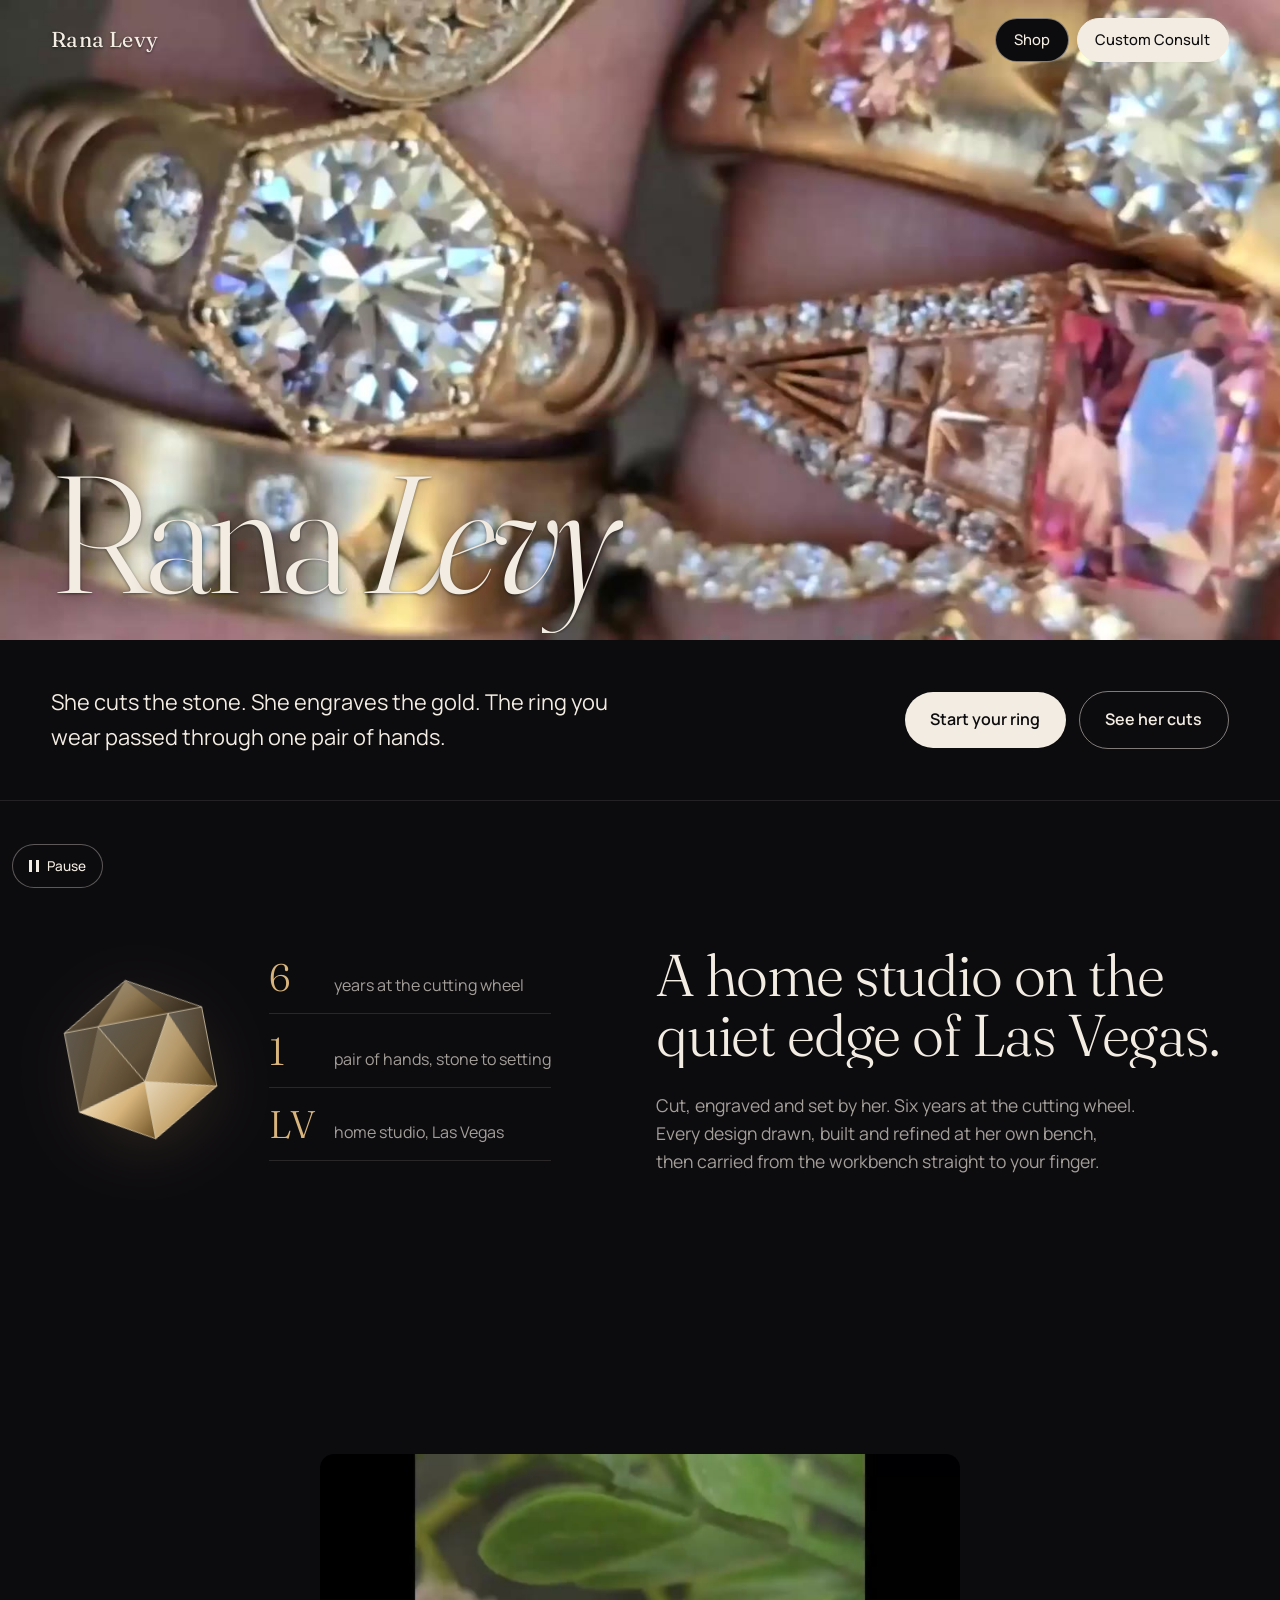
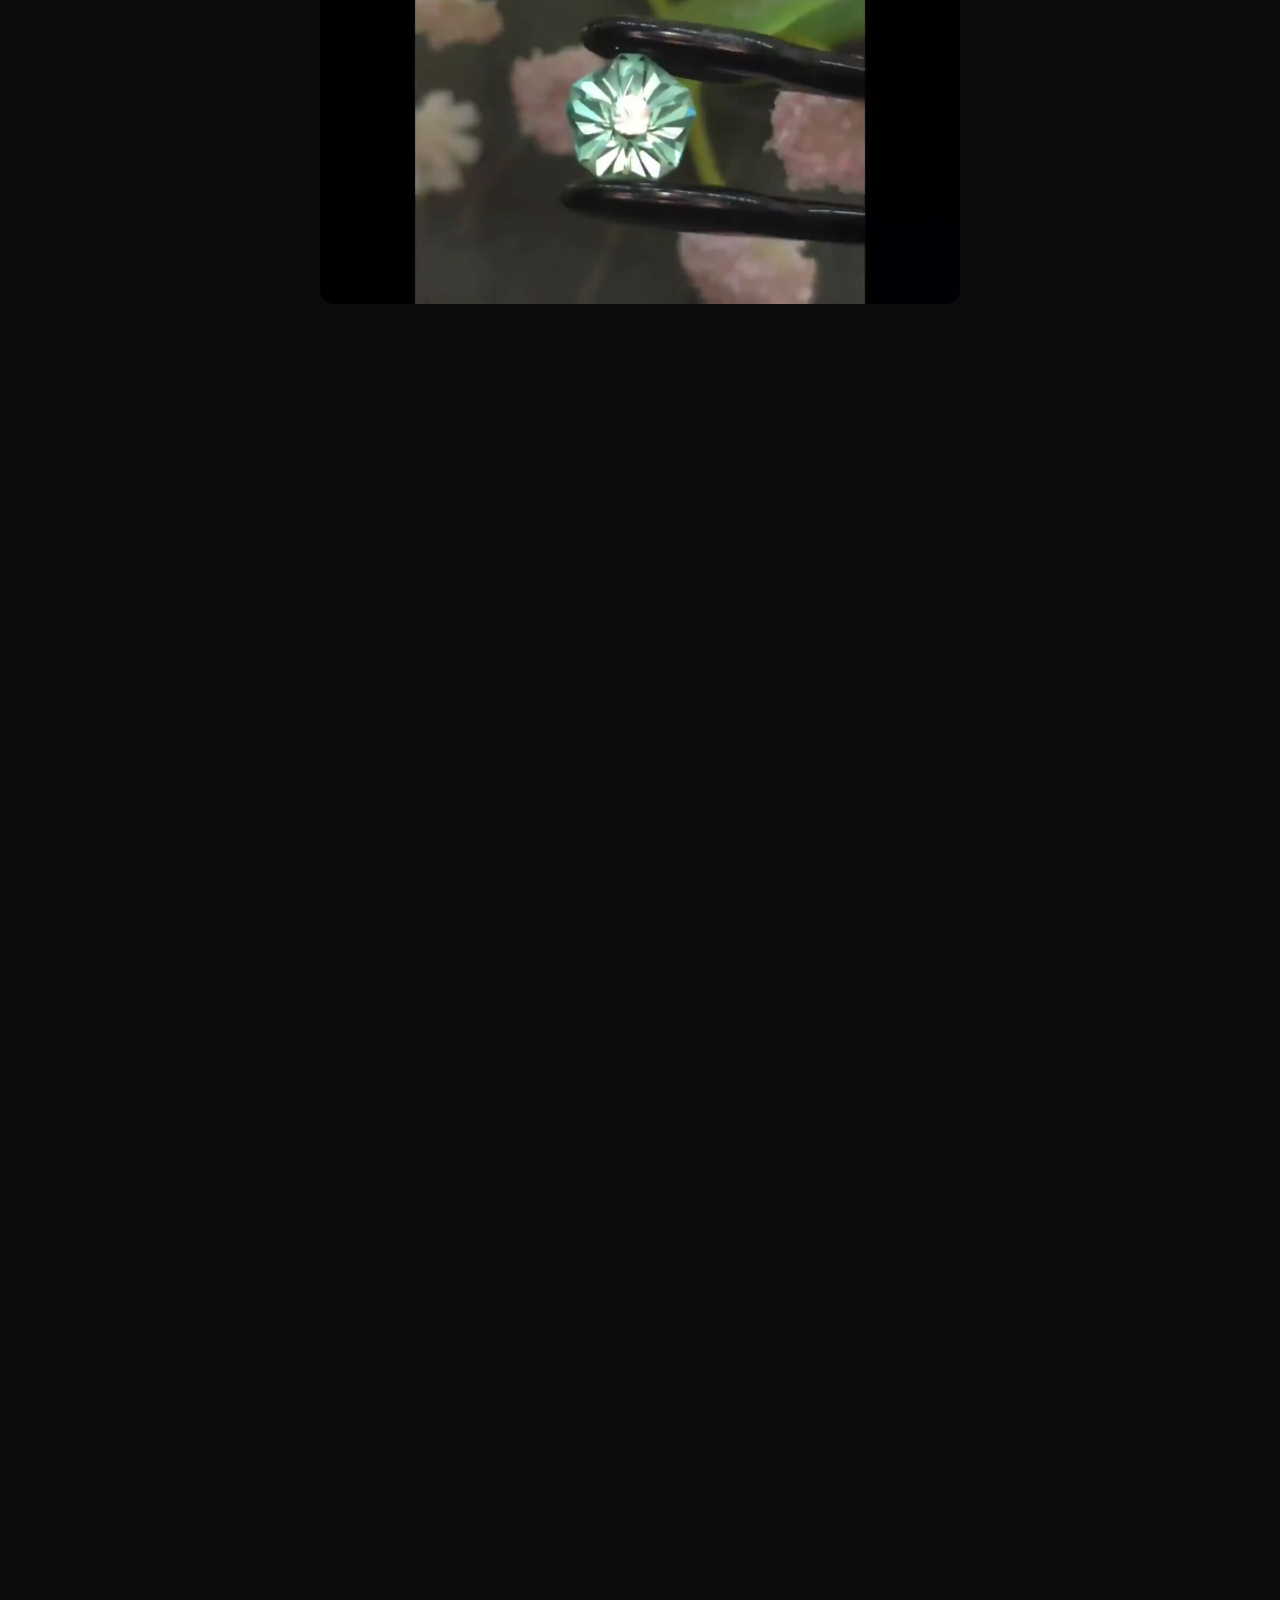
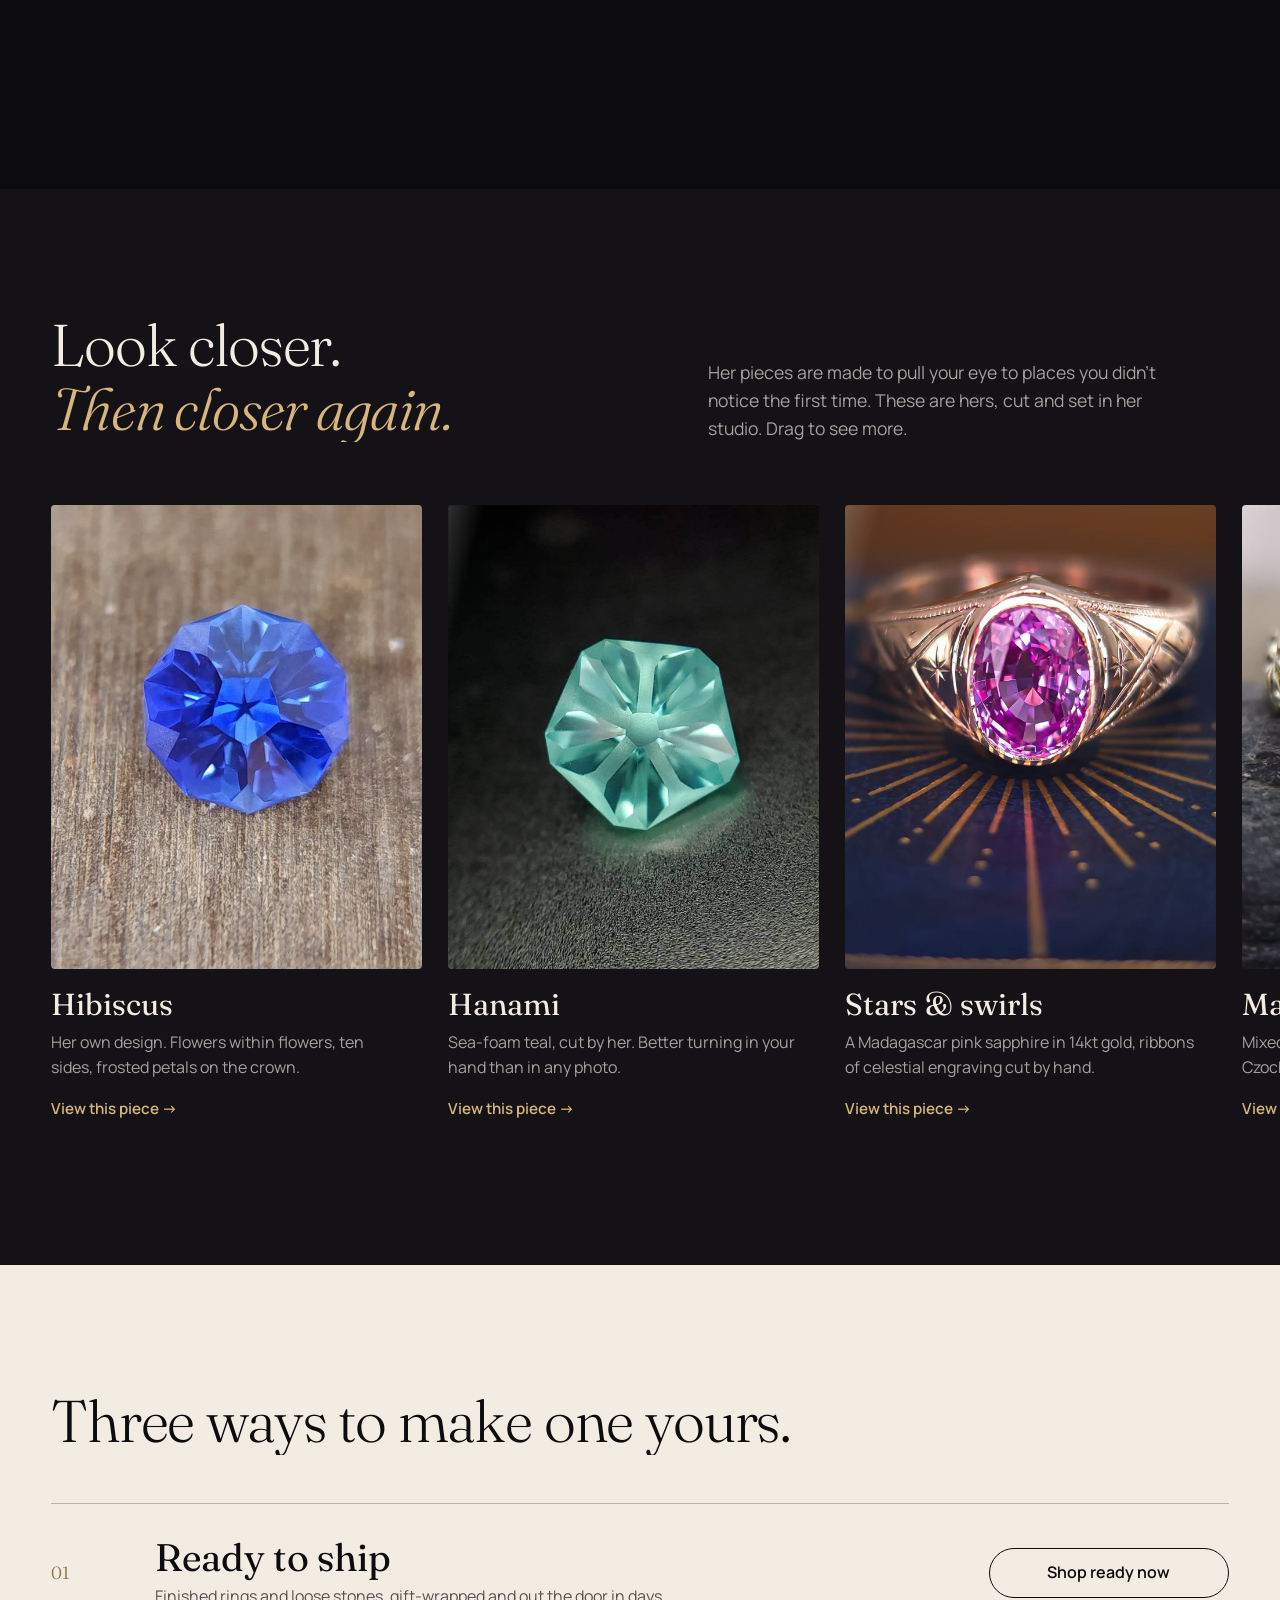
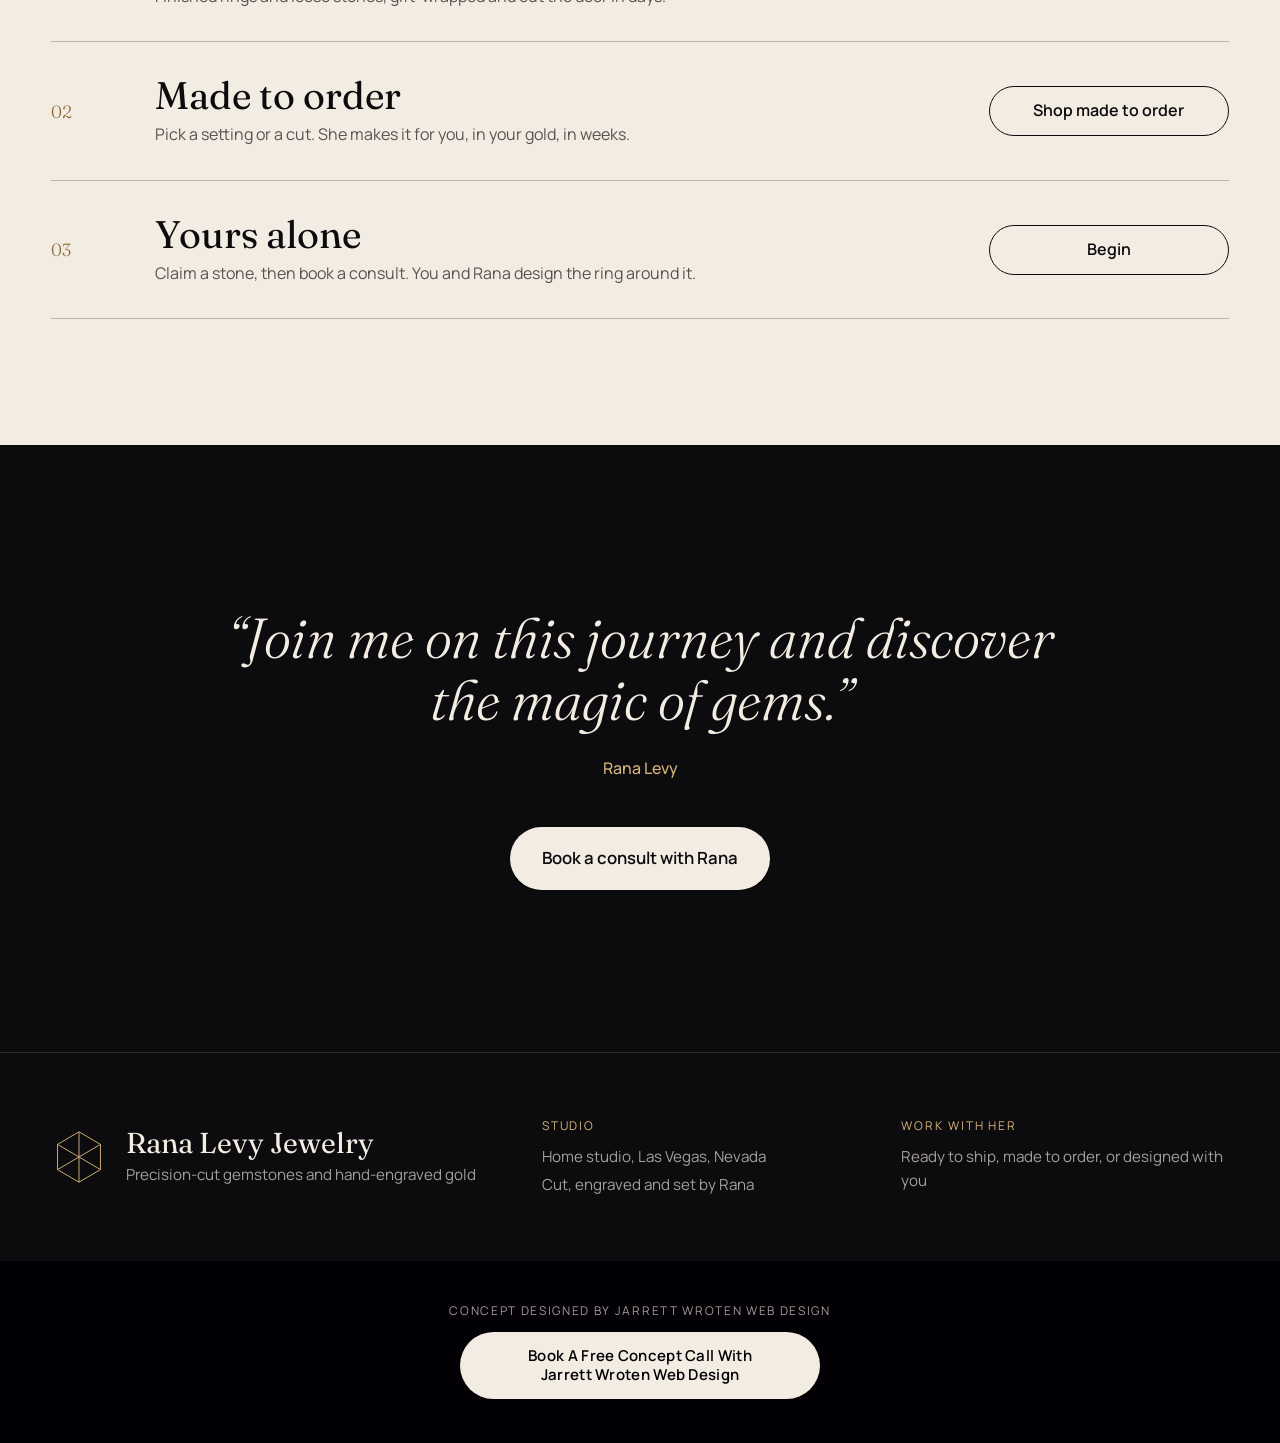
<file: index.html>
<!doctype html>
<html lang="en">
<head>
<meta charset="utf-8">
<meta name="viewport" content="width=device-width,initial-scale=1,viewport-fit=cover">
<meta name="robots" content="noindex,nofollow">
<title>Rana Levy · Gems cut by hand in Las Vegas</title>
<meta name="description" content="Precision-cut gemstones and hand-engraved gold rings from Rana Levy's home studio in Las Vegas.">
<link rel="icon" href="data:image/svg+xml,%3Csvg xmlns=%22http://www.w3.org/2000/svg%22 viewBox=%220 0 120 120%22%3E%3Cpath d=%22M60 6 106 33v54L60 114 14 87V33Z%22 fill=%22%230c0b0e%22 stroke=%22%23d8b57c%22 stroke-width=%228%22/%3E%3C/svg%3E">
<link rel="preconnect" href="https://fonts.googleapis.com"><link rel="preconnect" href="https://fonts.gstatic.com" crossorigin>
<link href="https://fonts.googleapis.com/css2?family=Fraunces:ital,opsz,wght@0,9..144,300;0,9..144,400;1,9..144,300;1,9..144,400&family=Manrope:wght@400;500;600&display=swap" rel="stylesheet">
<link rel="preload" as="image" href="media/hero.jpg">
<script type="text/javascript">(function(w,d){w.clarity=w.clarity||function(){(w.clarity.q=w.clarity.q||[]).push(arguments)};var done=0,ev=["scroll","pointerdown","keydown"],o={passive:true,capture:true};function go(){if(done)return;done=1;ev.forEach(function(e){w.removeEventListener(e,go,o)});var t=d.createElement("script");t.async=1;t.src="https://www.clarity.ms/tag/yvve5xueah";var y=d.getElementsByTagName("script")[0];y.parentNode.insertBefore(t,y)}ev.forEach(function(e){w.addEventListener(e,go,o)});function idle(){w.requestIdleCallback?w.requestIdleCallback(go,{timeout:2500}):setTimeout(go,2500)}d.readyState==="complete"?idle():w.addEventListener("load",idle,{once:true})})(window,document);clarity("set","site","rana-r2");</script>
<link rel="stylesheet" href="style.css?v=6">
<link rel="stylesheet" href="r3.css?v=1">
</head>
<body>
<header class="nav">
  <a class="mark" href="#top" aria-label="Rana Levy, top">Rana Levy</a>
    <div class="nav-btns"><a class="nav-cta" href="ready.html">Shop</a><a class="nav-cta nav-cta--solid" href="https://www.ranalevyjewelry.com/contact">Custom Consult</a></div>
</header>

<main id="top">
<section class="hero">
  <div class="hero-stage">
    <video class="hero-film" autoplay muted loop playsinline preload="auto" poster="media/hero.jpg" data-src-d="media/hero.mp4" data-src-m="media/hero-m.mp4" data-poster-m="media/hero-m.jpg" aria-label="Rana Levy's rings stacked across a hand, then a teal sapphire and a hexagon-set diamond turning in the light"></video>
    <h1 class="title" aria-label="Rana Levy"><span class="w">Rana</span> <span class="w it">Levy</span></h1>
  </div>
  <div class="hero-band">
    <p class="lede rv">She cuts the stone. She engraves the gold. The ring you wear passed through one pair of hands.</p>
    <div class="ctas rv"><a class="btn" href="https://www.ranalevyjewelry.com/contact">Start your ring</a><a class="btn btn--ghost" href="#cuts">See her cuts</a></div>
  </div>
</section>

<section class="bench-intro" id="bench">
  <div class="bench-gem rv">
    <svg class="gem" viewBox="0 0 200 200" aria-hidden="true"><defs><linearGradient id="gg" x1="0" y1="0" x2="1" y2="1"><stop offset="0" stop-color="#f6e7c8"/><stop offset=".5" stop-color="#d8b57c"/><stop offset="1" stop-color="#6b4f22"/></linearGradient><linearGradient id="gl" x1="0" y1="0" x2="1" y2="0"><stop offset="0" stop-color="#fff" stop-opacity="0"/><stop offset=".5" stop-color="#fff" stop-opacity=".9"/><stop offset="1" stop-color="#fff" stop-opacity="0"/></linearGradient><clipPath id="gc"><path d="M100 10 178 55v90l-78 45-78-45V55Z"/></clipPath></defs>
<g class="gem-f"><path d="M100 10 140 55H60Z"/><path d="M100 10 178 55H140Z"/><path d="M100 10 60 55H22Z"/><path d="M22 55h38l-38 90Z"/><path d="M178 55h-38l38 90Z"/><path d="M60 55h80l-40 70Z"/><path d="M60 55 22 145l78-20Z"/><path d="M140 55l38 90-78-20Z"/><path d="M22 145l78-20v65Z"/><path d="M178 145l-78-20v65Z"/></g>
<g clip-path="url(#gc)"><rect class="gem-glint" x="-120" y="-20" width="70" height="240" fill="url(#gl)" transform="rotate(18 100 100)"/></g>
<path class="gem-edge" d="M100 10 178 55v90l-78 45-78-45V55Z M22 55h156 M60 55l40 70 40-70 M100 125v65 M22 145l78-20 78 20"/></svg>
    <ul class="facts">
      <li><b>6</b><span>years at the cutting wheel</span></li>
      <li><b>1</b><span>pair of hands, stone to setting</span></li>
      <li><b>LV</b><span>home studio, Las Vegas</span></li>
    </ul>
  </div>
  <div class="bench-text">
    <h2 class="rv-lines">A home studio on the quiet edge of Las&nbsp;Vegas.</h2>
    <p class="rv">Cut, engraved and set by her. Six years at the cutting wheel. Every design drawn, built and refined at her own bench, then carried from the workbench straight to your finger.</p>
  </div>
</section>
<section class="bench">
  <div class="bench-stick">
    <div class="bench-frame"><video class="bench-film" autoplay muted loop playsinline preload="auto" poster="media/bench.jpg" data-src-d="media/bench.mp4" data-src-m="media/bench-m.mp4" data-poster-m="media/bench-m.jpg" aria-label="At Rana's bench: faceted stones held in tweezers, gold engraved by hand, a row of finished cuts, rings turning in the light"></video></div>
  </div>
</section>

<section class="cuts" id="cuts">
  <div class="cuts-head">
    <h2 class="rv-lines">Look closer.<br><em>Then closer again.</em></h2>
    <p class="rv">Her pieces are made to pull your eye to places you didn't notice the first time. These are hers, cut and set in her studio. Drag to see more.</p>
  </div>
  <div class="cut-row" tabindex="0" aria-label="Rana's pieces, drag or swipe to scroll">
    <a class="cut" href="https://www.ranalevyjewelry.com/shop-i1Da8/p/82mm-blue-lab-sapphire-hibiscus-gemstone-blue-sapphires-sapphire-gemstone-synthetic-sapphire-lab-grown-gem-blue-gem-1" target="_blank" rel="noopener" draggable="false"><div class="ph"><img src="media/made-65722f539b4fcc44f6bedaa7.jpg" alt="Blue lab sapphire cut in Rana's Hibiscus design" loading="lazy" width="800" height="800" draggable="false"></div><h3>Hibiscus</h3><p>Her own design. Flowers within flowers, ten sides, frosted petals on the crown.</p><span class="cut-go">View this piece &rarr;</span></a>
    <a class="cut" href="https://www.ranalevyjewelry.com/shop-i1Da8/p/made-to-order-2-carat-sea-foam-lab-sapphire-green-sapphire-sapphire-gemstone-synthetic-sapphire-synthetic-gem-teal-gem-teal-gems" target="_blank" rel="noopener" draggable="false"><div class="ph"><img src="media/made-657231f9263fd234be0831f7.jpg" alt="Sea-foam lab sapphire in the Hanami cut" loading="lazy" width="800" height="800" draggable="false"></div><h3>Hanami</h3><p>Sea-foam teal, cut by her. Better turning in your hand than in any photo.</p><span class="cut-go">View this piece &rarr;</span></a>
    <a class="cut" href="https://www.ranalevyjewelry.com/shop-i1Da8/p/4x7pze5i2silr0s3zif673u5qntwr5" target="_blank" rel="noopener" draggable="false"><div class="ph"><img src="media/made-6a35991abbaef61d5bb3887e.jpg" alt="Madagascar pink sapphire in a 14kt gold ring hand-engraved with stars and swirls" loading="lazy" width="800" height="800" draggable="false"></div><h3>Stars &amp; swirls</h3><p>A Madagascar pink sapphire in 14kt gold, ribbons of celestial engraving cut by hand.</p><span class="cut-go">View this piece &rarr;</span></a>
    <a class="cut" href="https://www.ranalevyjewelry.com/shop-i1Da8/p/maple-leaf-ring-with-czochralski-alexandrite-14kt-gold-and-10kt-gold-size-6-maple-leaves-mixed-gold-ring-precision-cut-gemstone" target="_blank" rel="noopener" draggable="false"><div class="ph"><img src="assets/catalog/made-65722fd886f859321416c8e6.jpg" alt="Mixed gold maple leaf ring with a Czochralski alexandrite and moissanite" loading="lazy" width="800" height="800" draggable="false"></div><h3>Maple leaf</h3><p>Mixed 14kt and 10kt gold leaves around a Czochralski alexandrite.</p><span class="cut-go">View this piece &rarr;</span></a>
    <a class="cut" href="https://www.ranalevyjewelry.com/shop-i1Da8/p/made-to-order-blue-lab-sapphire-blue-lab-sapphire-sapphire-gemstone-lab-sapphire-synthetic-gem-blue-gem-lab-sapphire-gemstone-6" target="_blank" rel="noopener" draggable="false"><div class="ph"><img src="assets/catalog/made-6572312d9b4fcc44f6bedc53.jpg" alt="Blue lab sapphire cut as a hexagon" loading="lazy" width="800" height="800" draggable="false"></div><h3>Blue hexagon</h3><p>A blue lab sapphire cut to a clean hexagon, made to order.</p><span class="cut-go">View this piece &rarr;</span></a>
    <a class="cut" href="https://www.ranalevyjewelry.com/shop-i1Da8/p/made-to-order-14kt-white-gold-lab-sapphire-gem-snowflake-pendant-snowflake-gem-snowflake-jewelry-lab-sapphire-gemstone-blue-sapphire" target="_blank" rel="noopener" draggable="false"><div class="ph"><img src="assets/catalog/made-657151b7190c5e2711d157f8.jpg" alt="Lab sapphire snowflake pendant in 14kt white gold" loading="lazy" width="800" height="800" draggable="false"></div><h3>Snowflake</h3><p>A lab sapphire snowflake pendant in 14kt white gold.</p><span class="cut-go">View this piece &rarr;</span></a>
  </div>
</section>

<section class="ways" id="ways">
  <h2 class="rv-lines">Three ways to make one yours.</h2>
  <ol class="way-list">
    <li class="rv"><span class="wn">01</span><div><h3>Ready to ship</h3><p>Finished rings and loose stones, gift-wrapped and out the door in days.</p></div><a href="ready.html">Shop ready now</a></li>
    <li class="rv"><span class="wn">02</span><div><h3>Made to order</h3><p>Pick a setting or a cut. She makes it for you, in your gold, in weeks.</p></div><a href="made.html">Shop made to order</a></li>
    <li class="rv"><span class="wn">03</span><div><h3>Yours alone</h3><p>Claim a stone, then book a consult. You and Rana design the ring around it.</p></div><a href="https://www.ranalevyjewelry.com/contact">Begin</a></li>
  </ol>
</section>

<section class="close">
  <blockquote class="rv">“Join me on this journey and discover the magic of gems.”<cite>Rana Levy</cite></blockquote>
  <a class="btn big rv" href="https://www.ranalevyjewelry.com/contact">Book a consult with Rana</a>
</section>
</main>
<footer class="foot">
  <div class="foot-brand"><svg class="foot-mark" viewBox="0 0 120 120" aria-hidden="true"><path d="M60 6 106 33v54L60 114 14 87V33Z M60 6v108 M14 33l92 54 M106 33 14 87"/></svg><div><p class="foot-name">Rana Levy Jewelry</p><p class="foot-sub">Precision-cut gemstones and hand-engraved gold</p></div></div>
  <div class="foot-col"><p class="foot-k">Studio</p><p>Home studio, Las Vegas, Nevada</p><p>Cut, engraved and set by Rana</p></div>
  <div class="foot-col"><p class="foot-k">Work with her</p><p>Ready to ship, made to order, or designed with you</p></div>
</footer>
<button class="pause" type="button" aria-pressed="false" aria-label="Pause motion"><span class="pause-i" aria-hidden="true"></span><span class="pause-t">Pause</span></button>
<script src="main.js?v=5"></script>
<!-- jw-book:start -->
<style>
.jw-book{position:relative;z-index:50;clear:both;display:flex;flex-direction:column;align-items:center;gap:12px;padding:40px 20px calc(44px + env(safe-area-inset-bottom));background:#020005;text-align:center;font-family:inherit;margin:0}
.jw-book__by{margin:0;font:inherit;font-size:12px;letter-spacing:.14em;text-transform:uppercase;color:rgba(243,236,226,.66)}
.jw-book__btn{display:inline-flex;align-items:center;justify-content:center;min-height:48px;padding:14px 28px;border-radius:999px;background:#f3ece2;color:#020005;font:inherit;font-size:15px;font-weight:600;letter-spacing:.02em;line-height:1.3;text-decoration:none;text-align:center;text-wrap:balance;max-width:min(100%,360px);box-sizing:border-box;transition:transform .2s ease,filter .2s ease}
.jw-book__btn:hover{transform:translateY(-1px);filter:brightness(1.08)}
.jw-book__btn:focus-visible{outline:2px solid #f3ece2;outline-offset:4px}
</style>
<aside class="jw-book" aria-label="Concept designed by Jarrett Wroten Web Design">
<p class="jw-book__by">Concept designed by Jarrett Wroten Web Design</p>
<a class="jw-book__btn" href="https://jarrettwroten.com/book/" target="_blank" rel="noopener">Book A Free Concept Call With Jarrett Wroten Web Design</a>
</aside>
<!-- jw-book:end -->
</body>
</html>
</file>
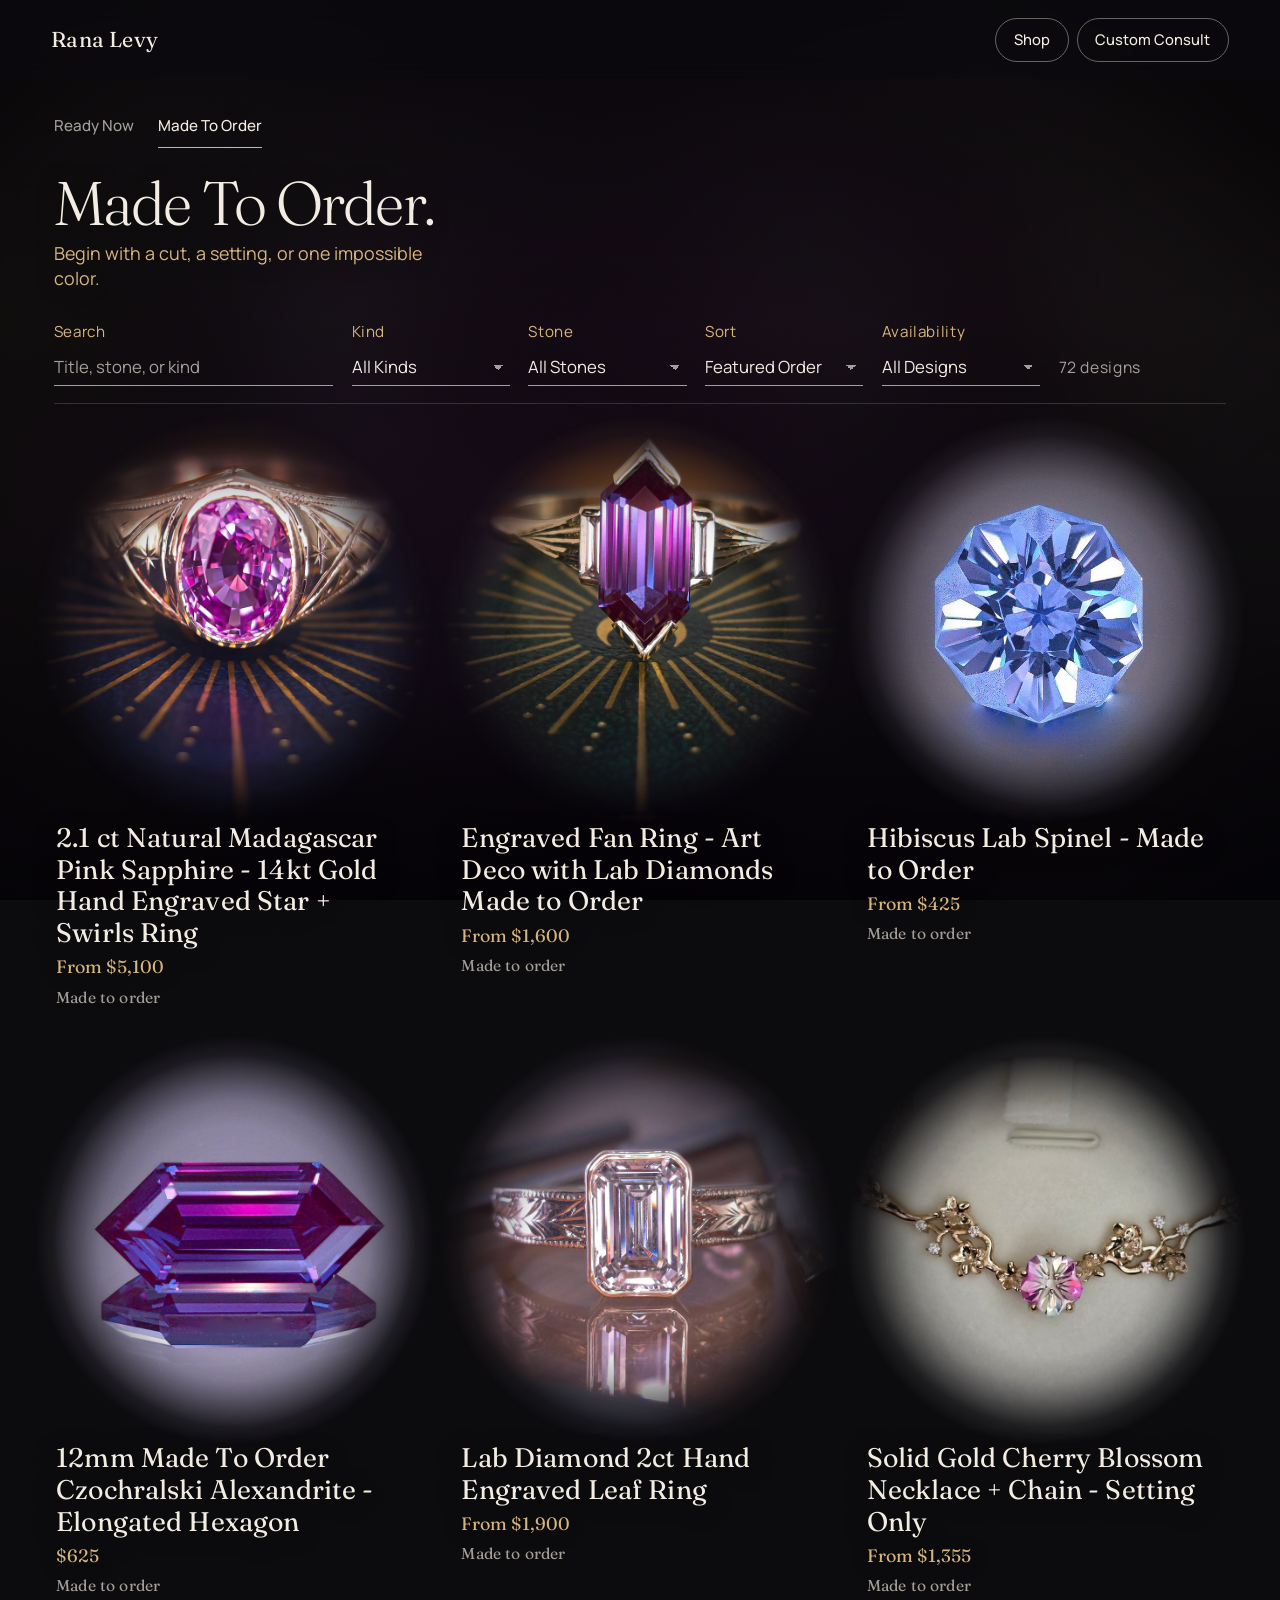
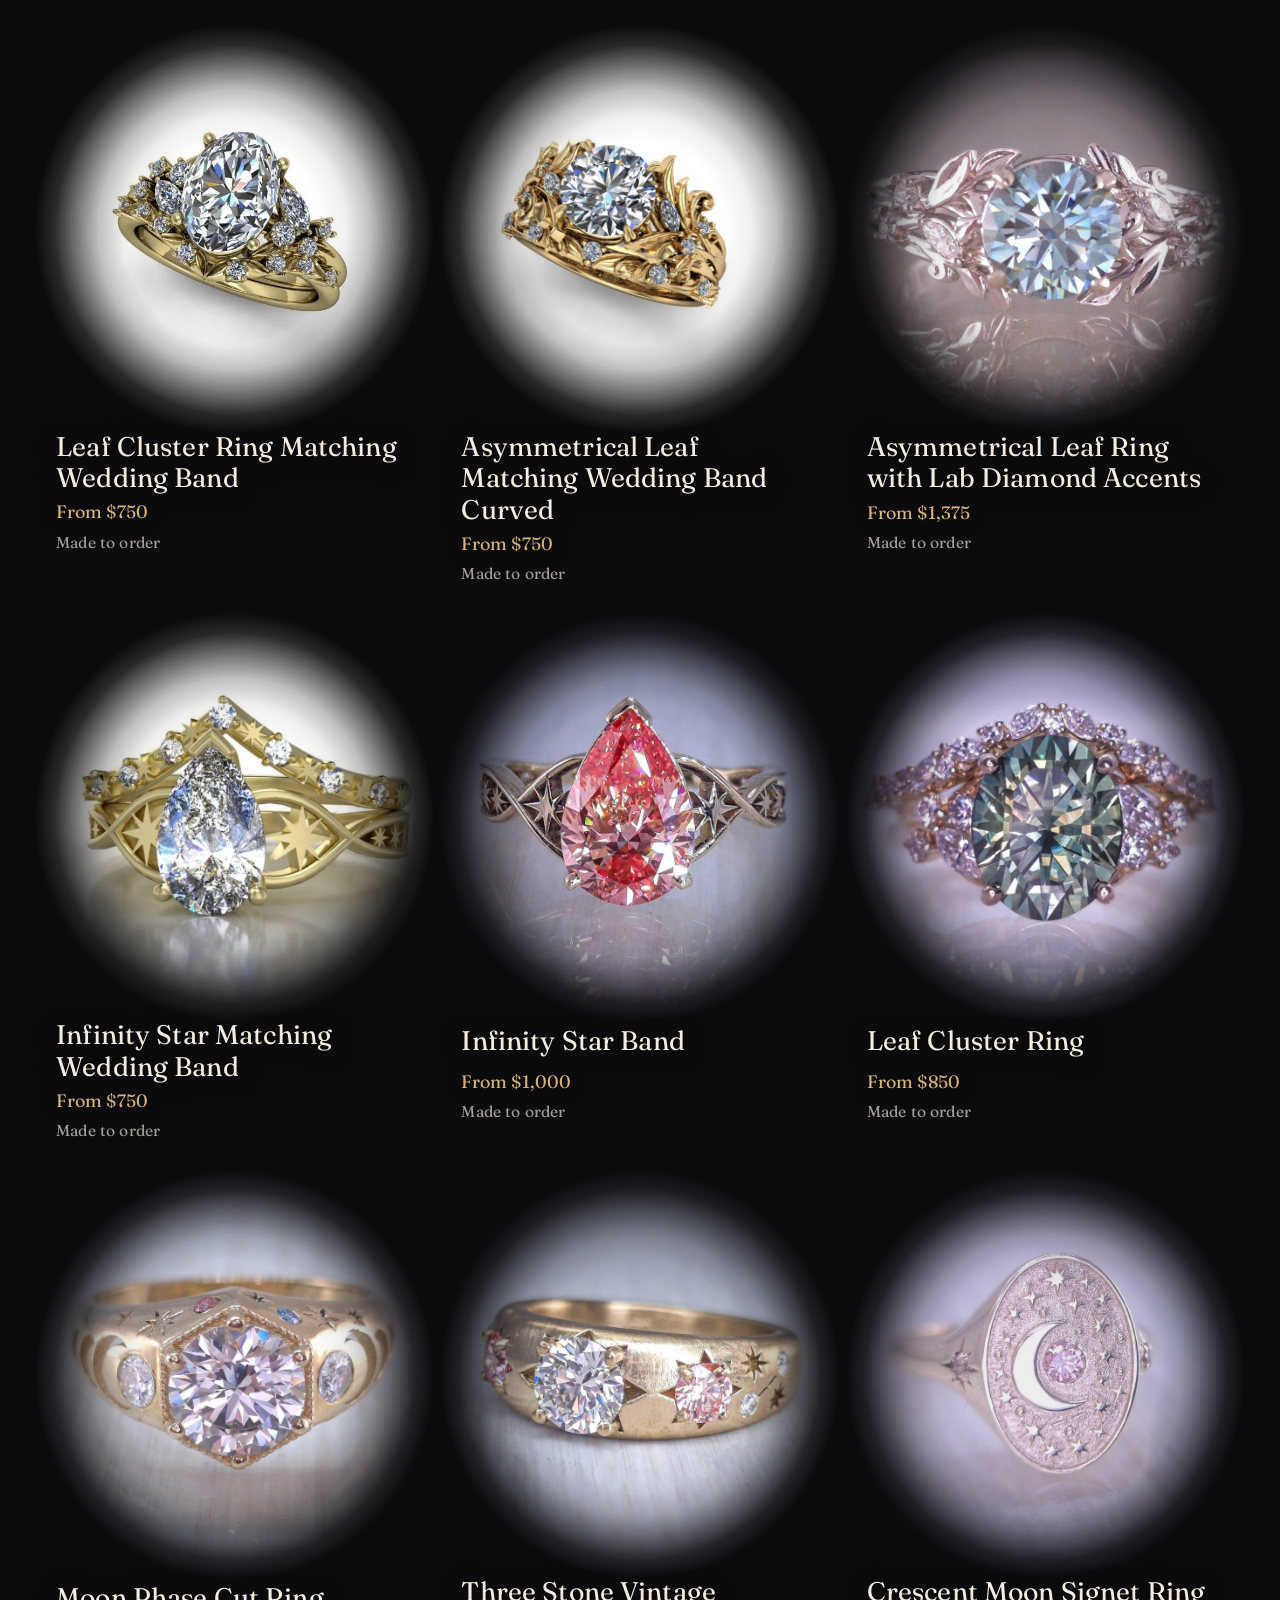
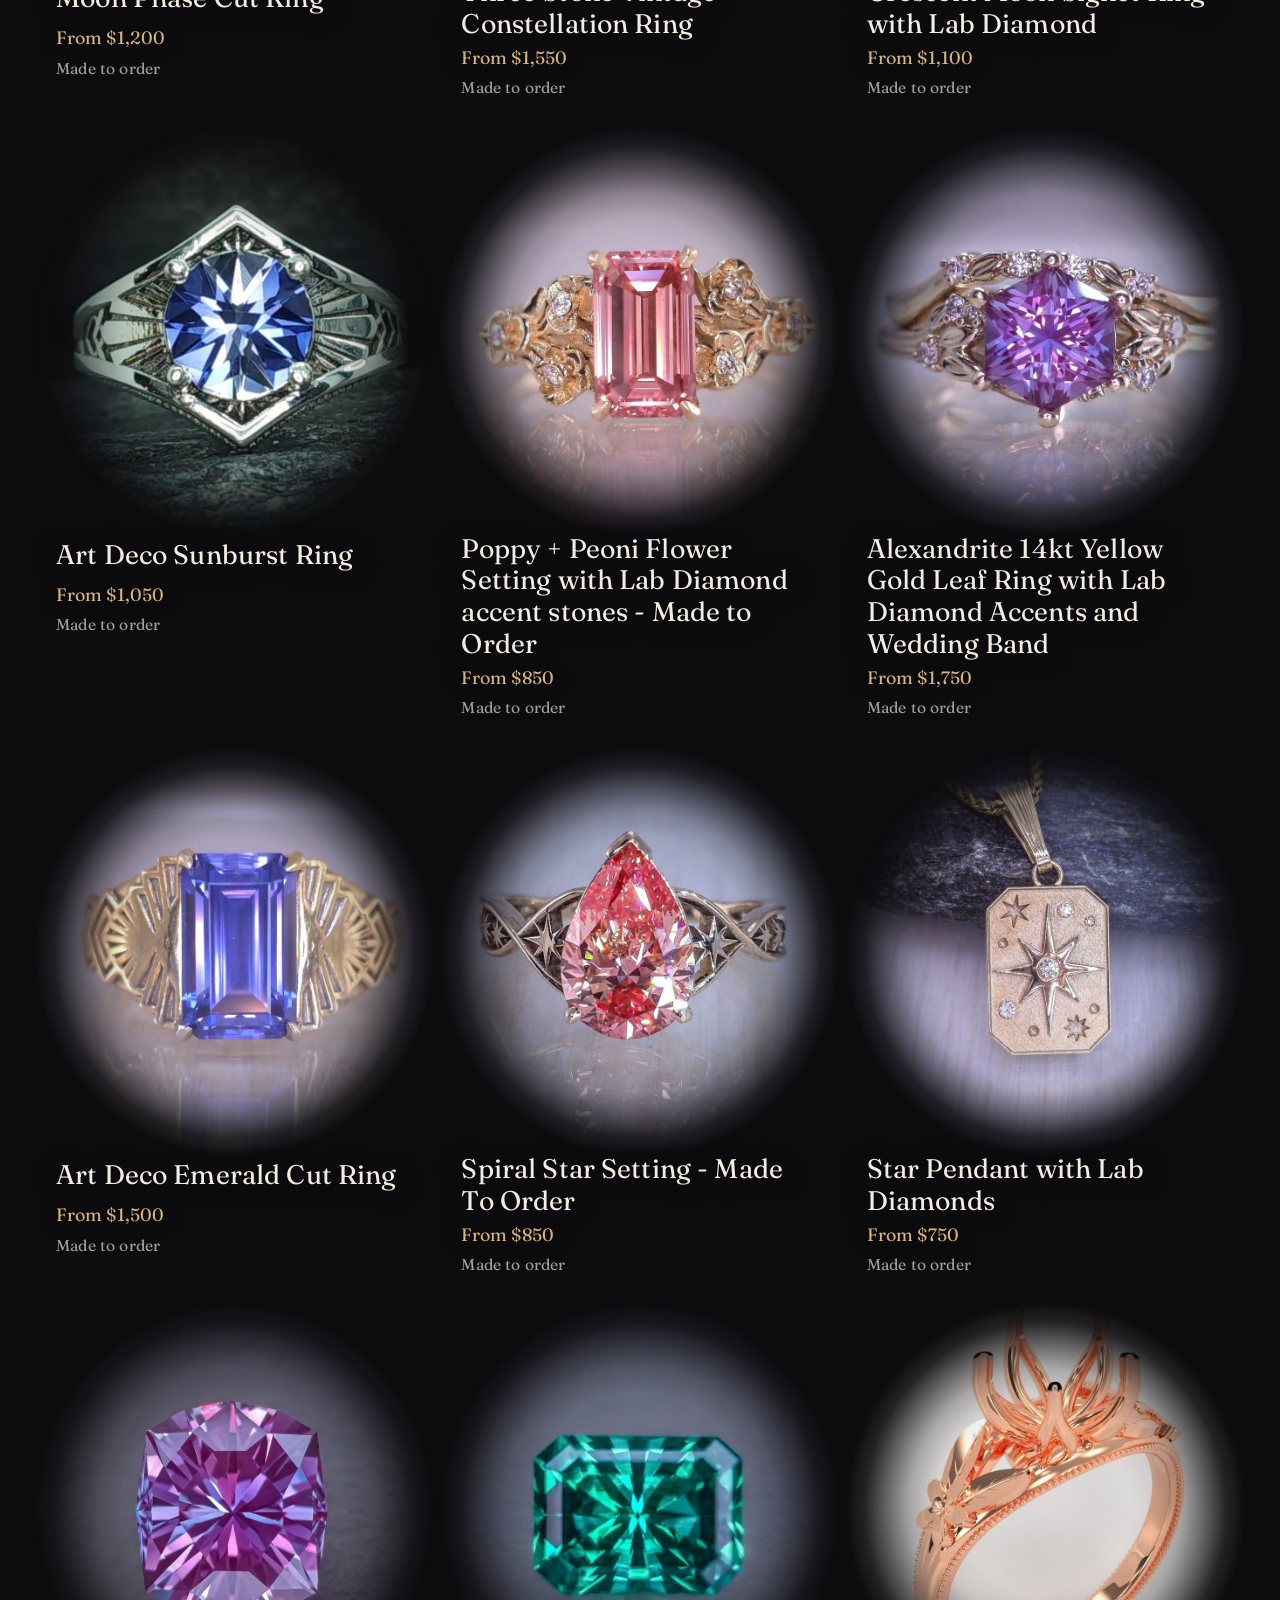
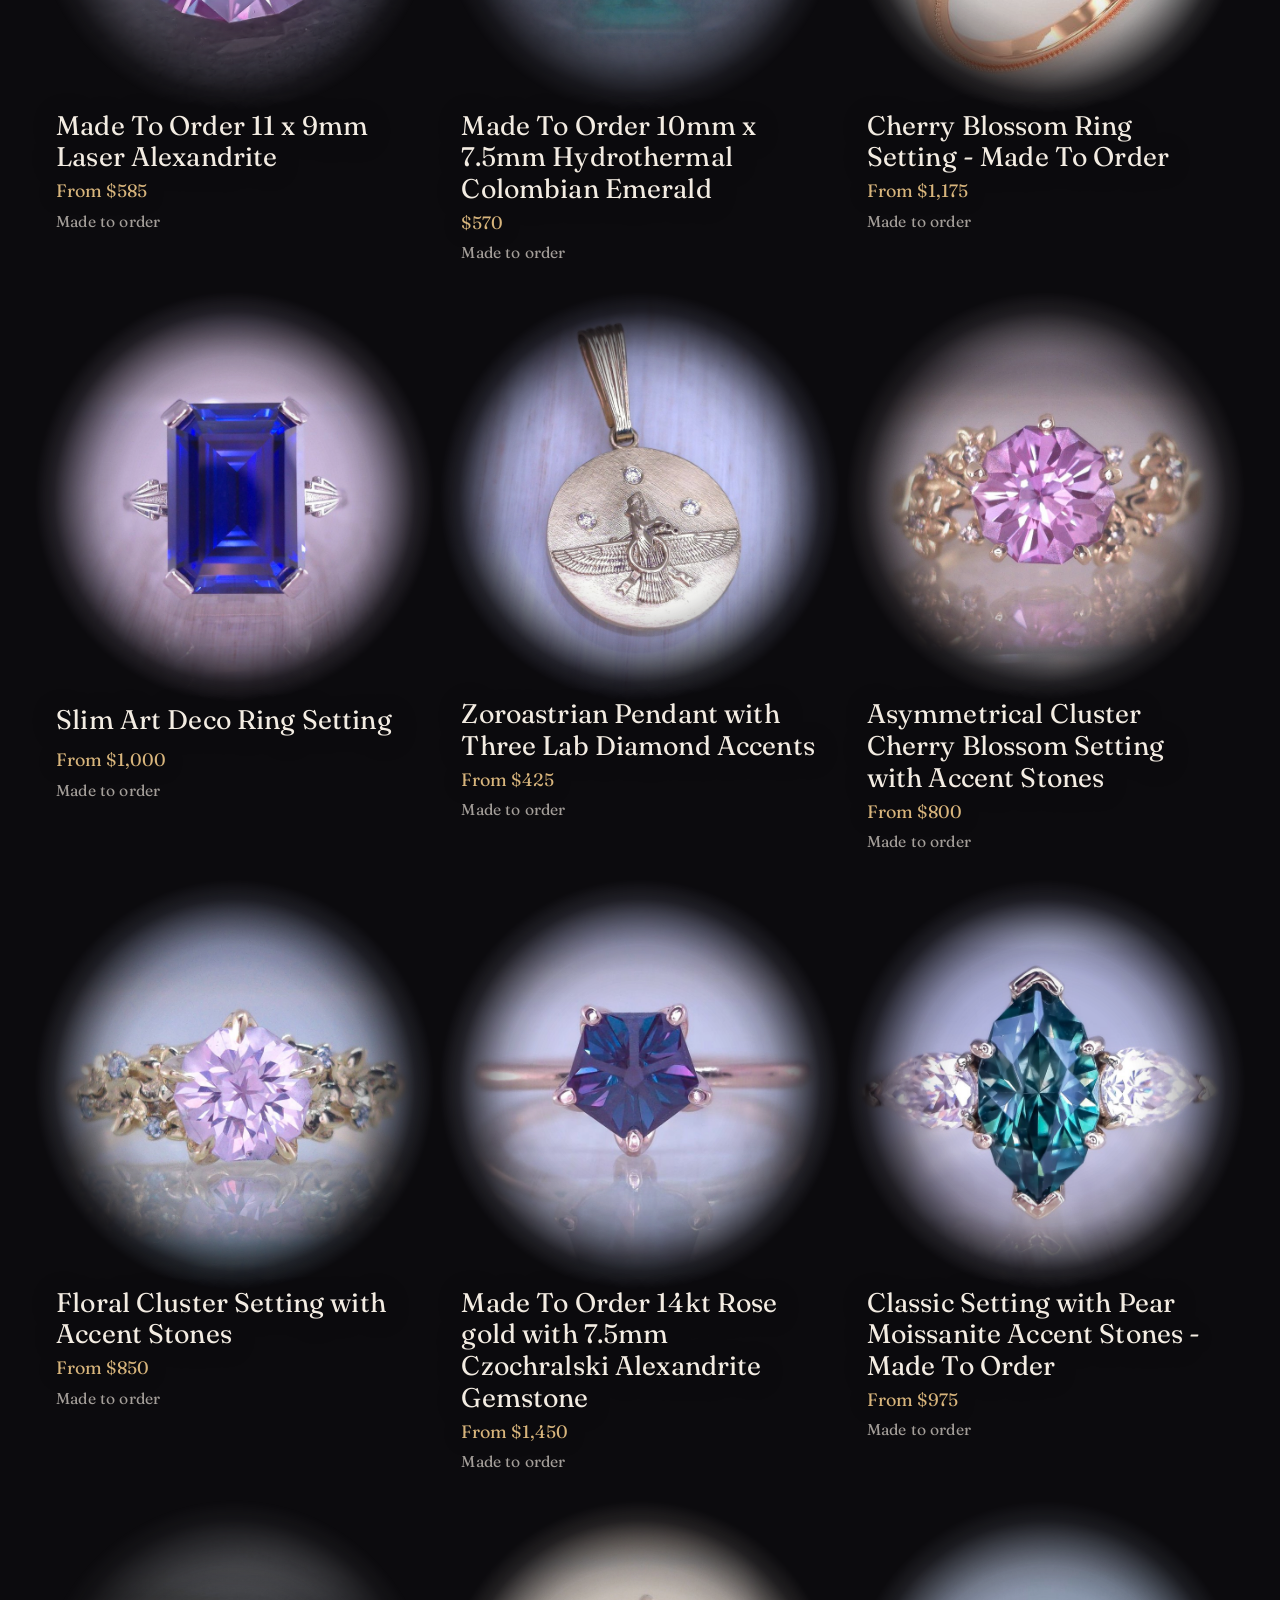
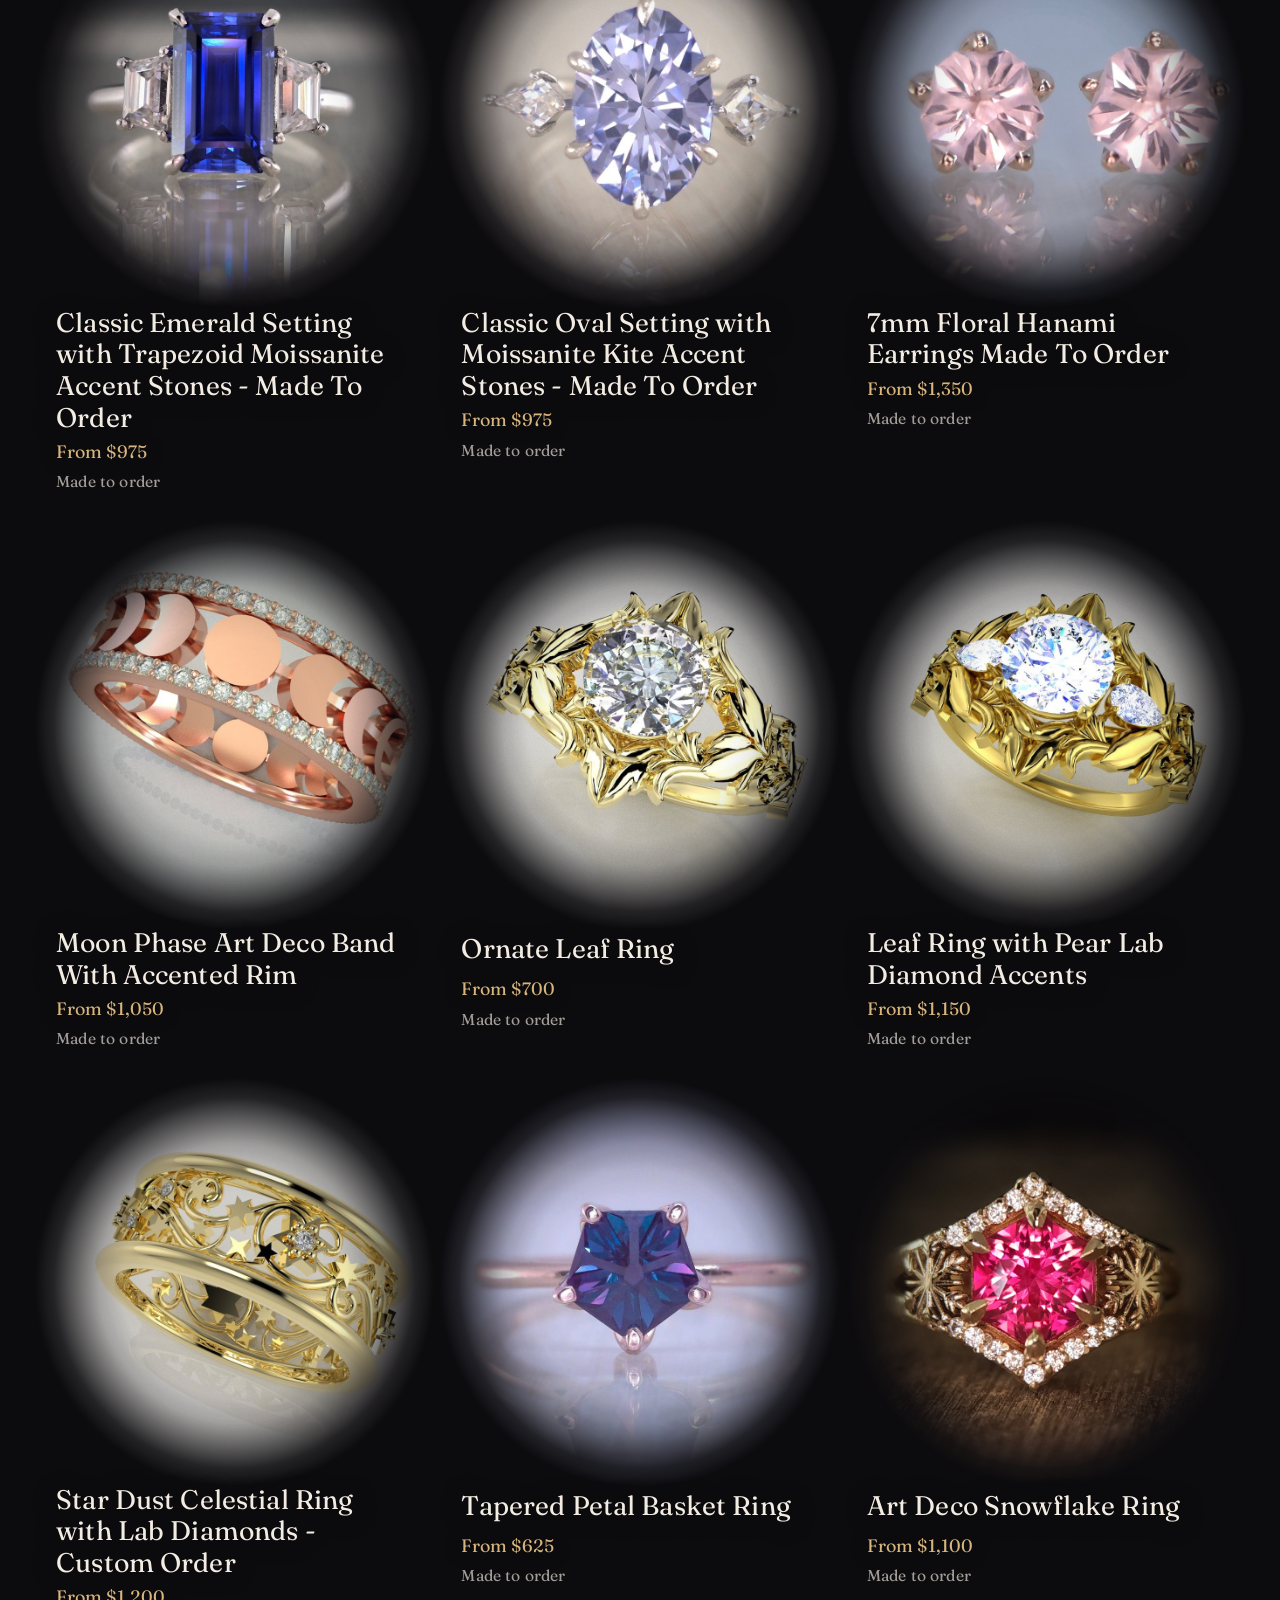
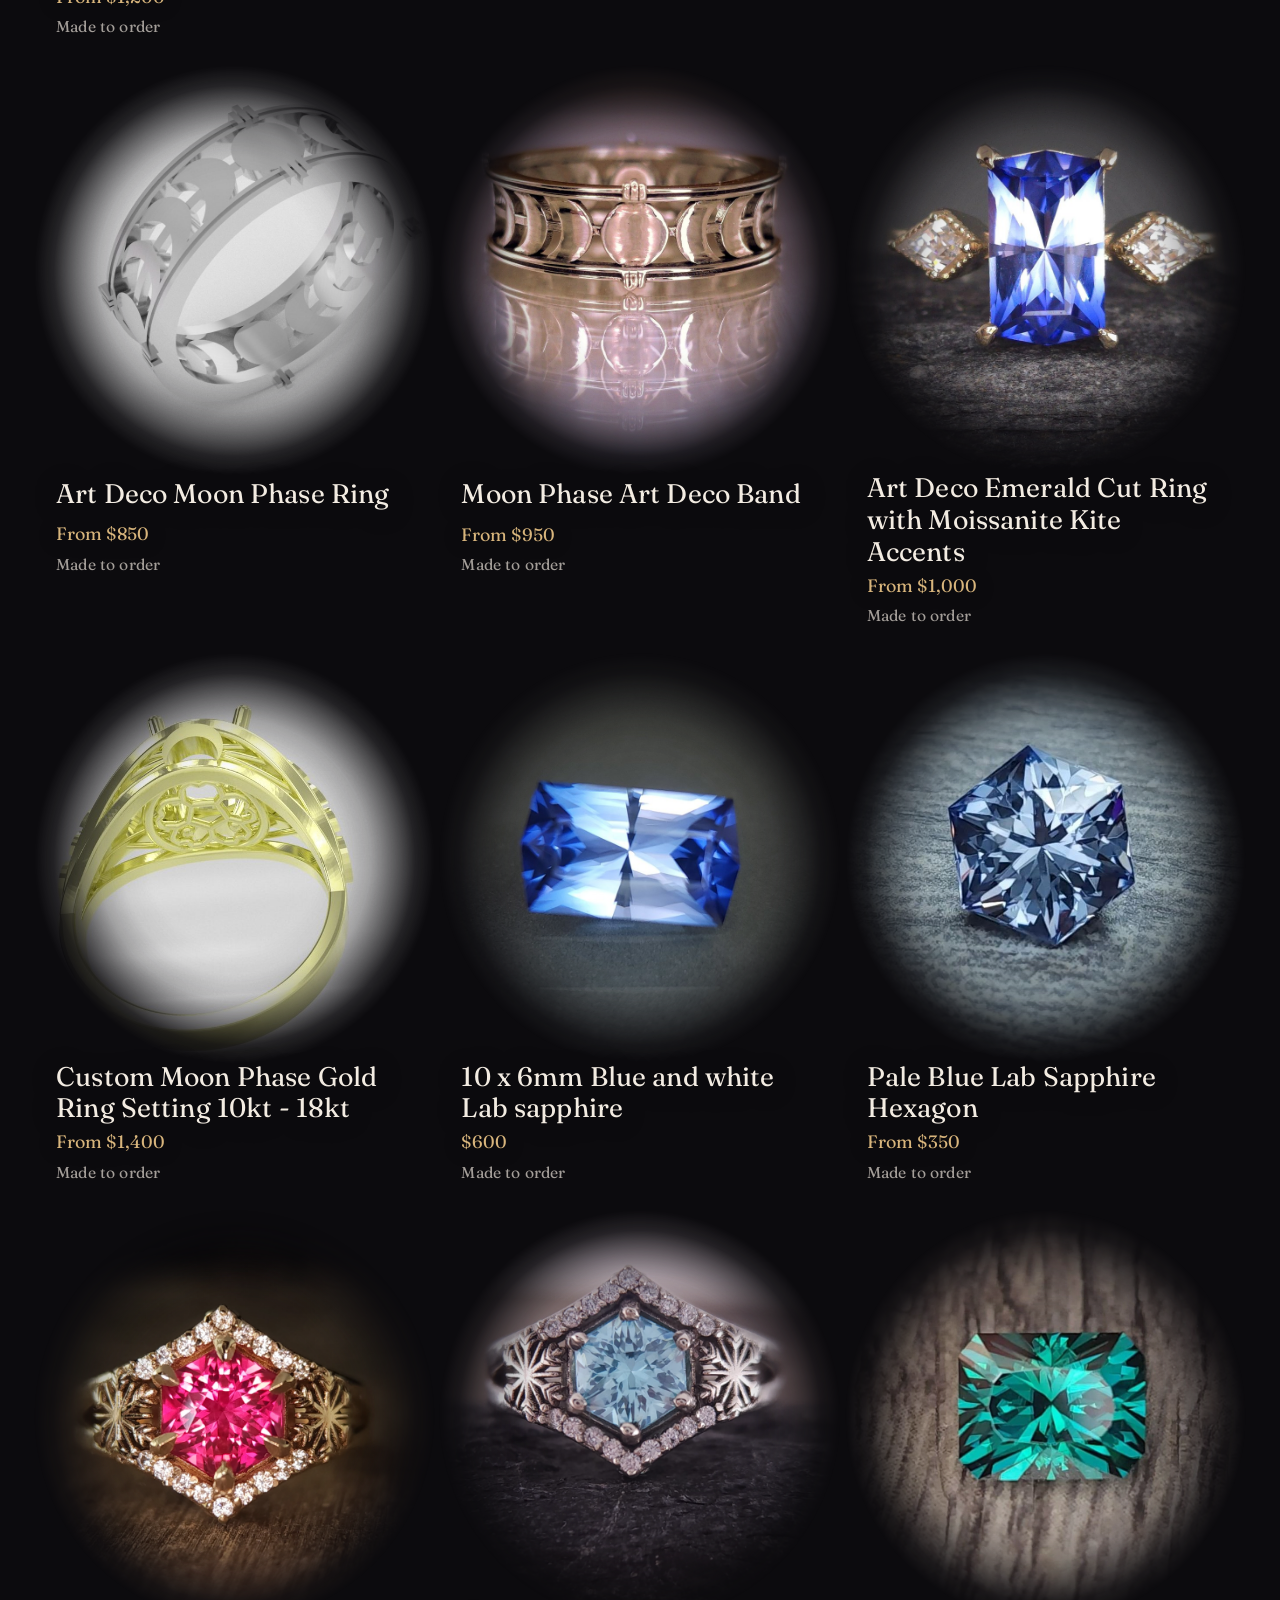
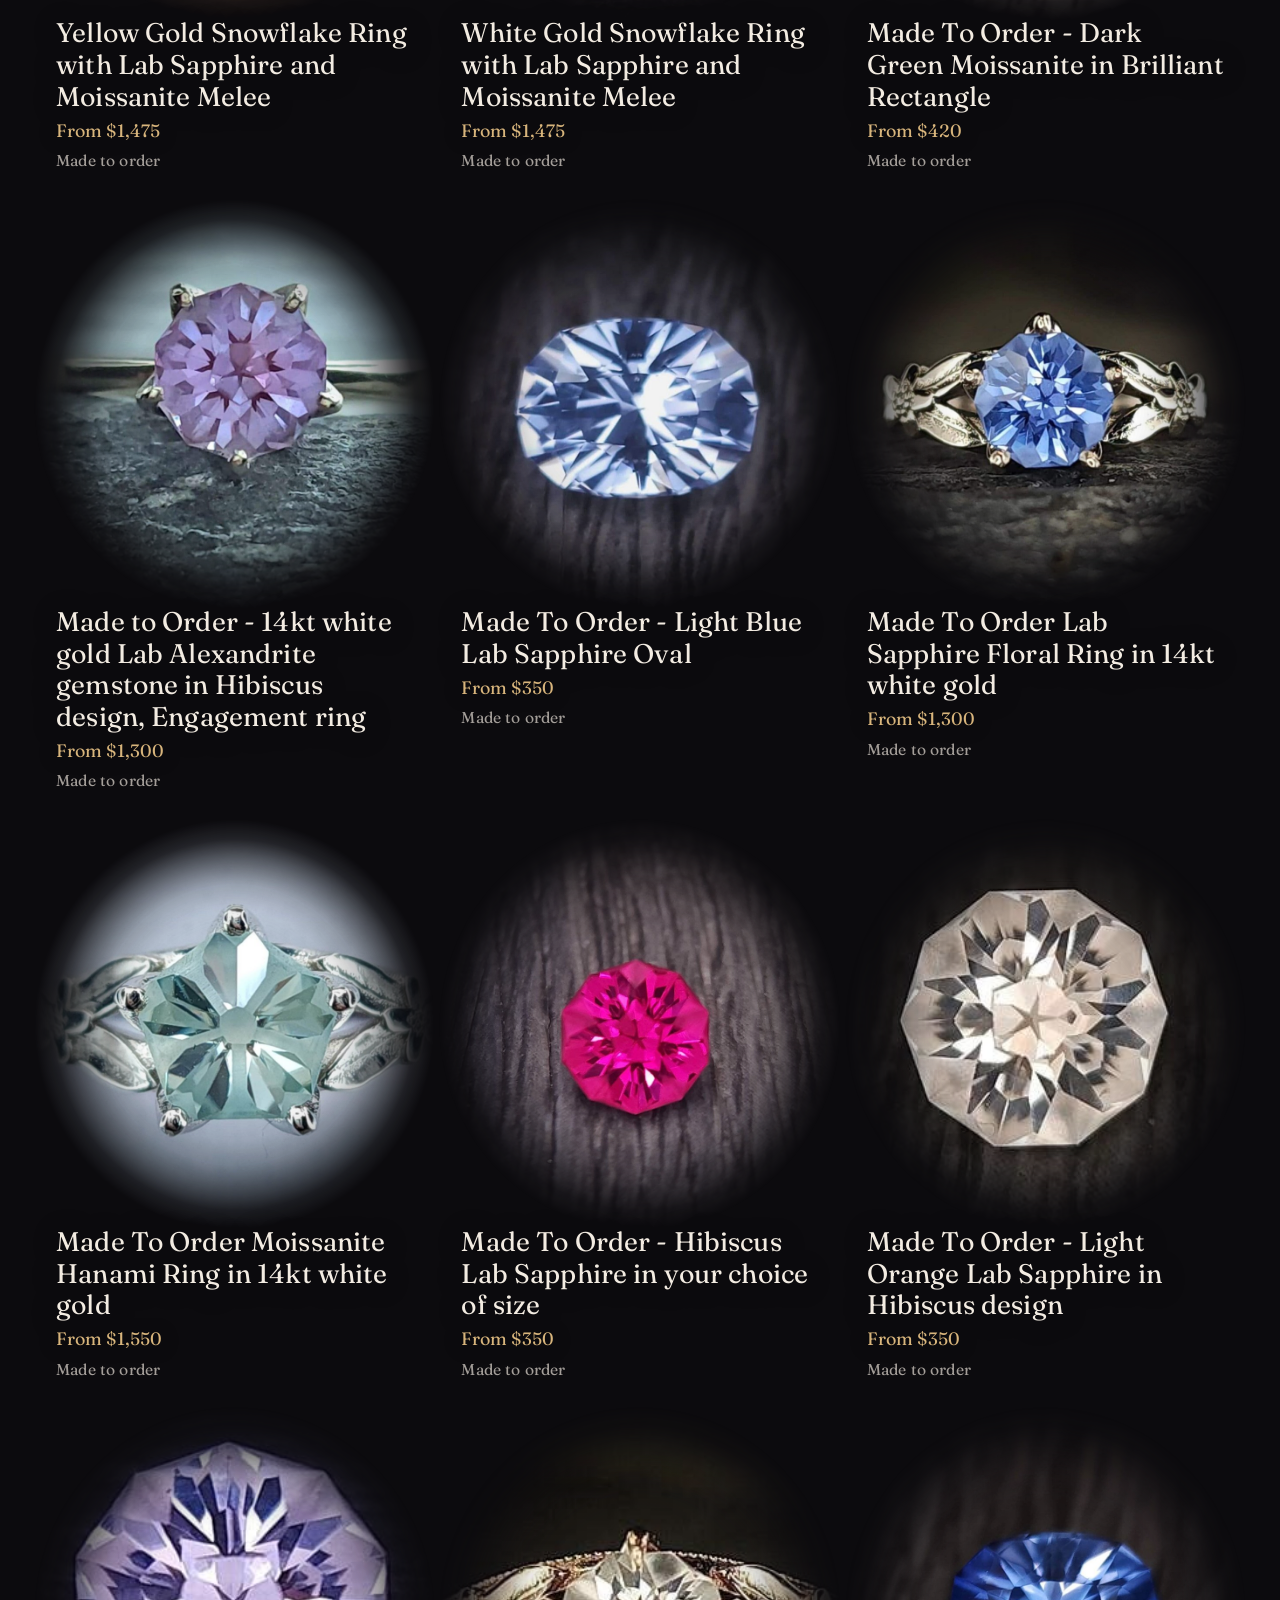
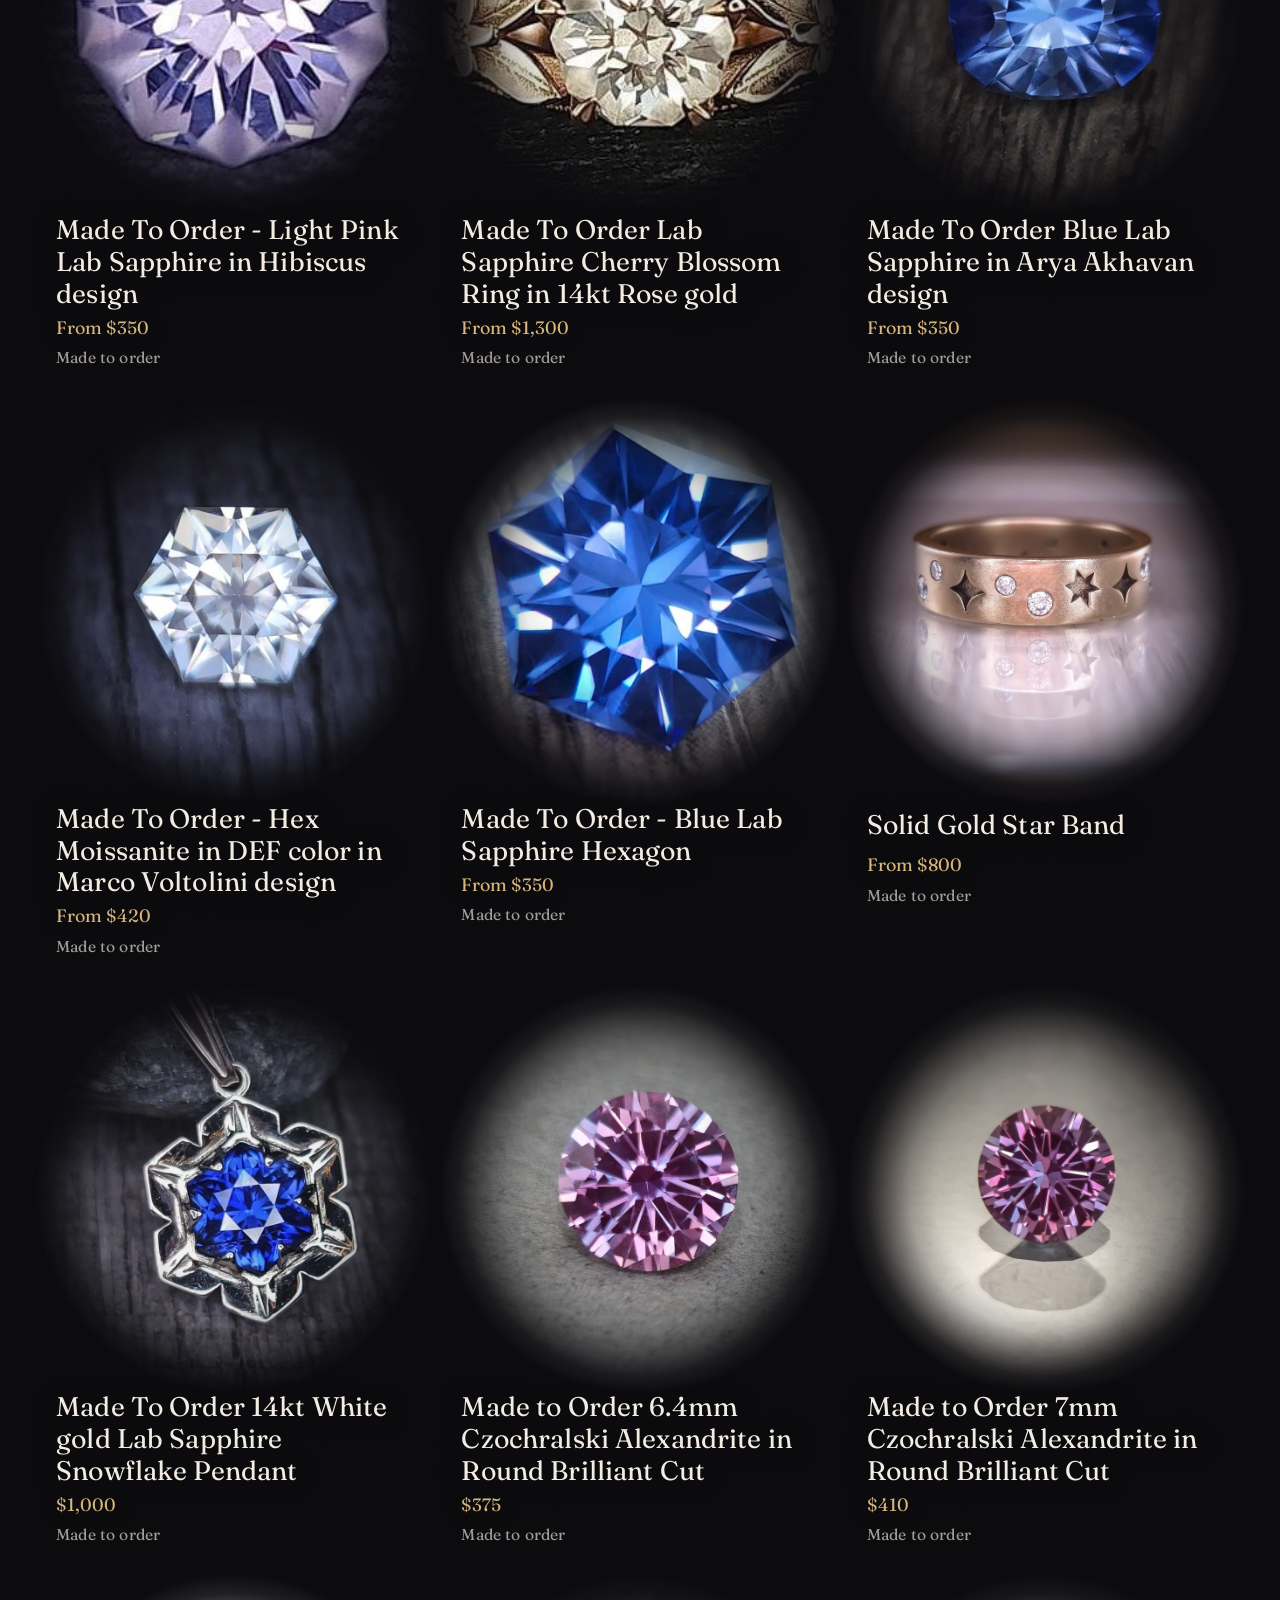
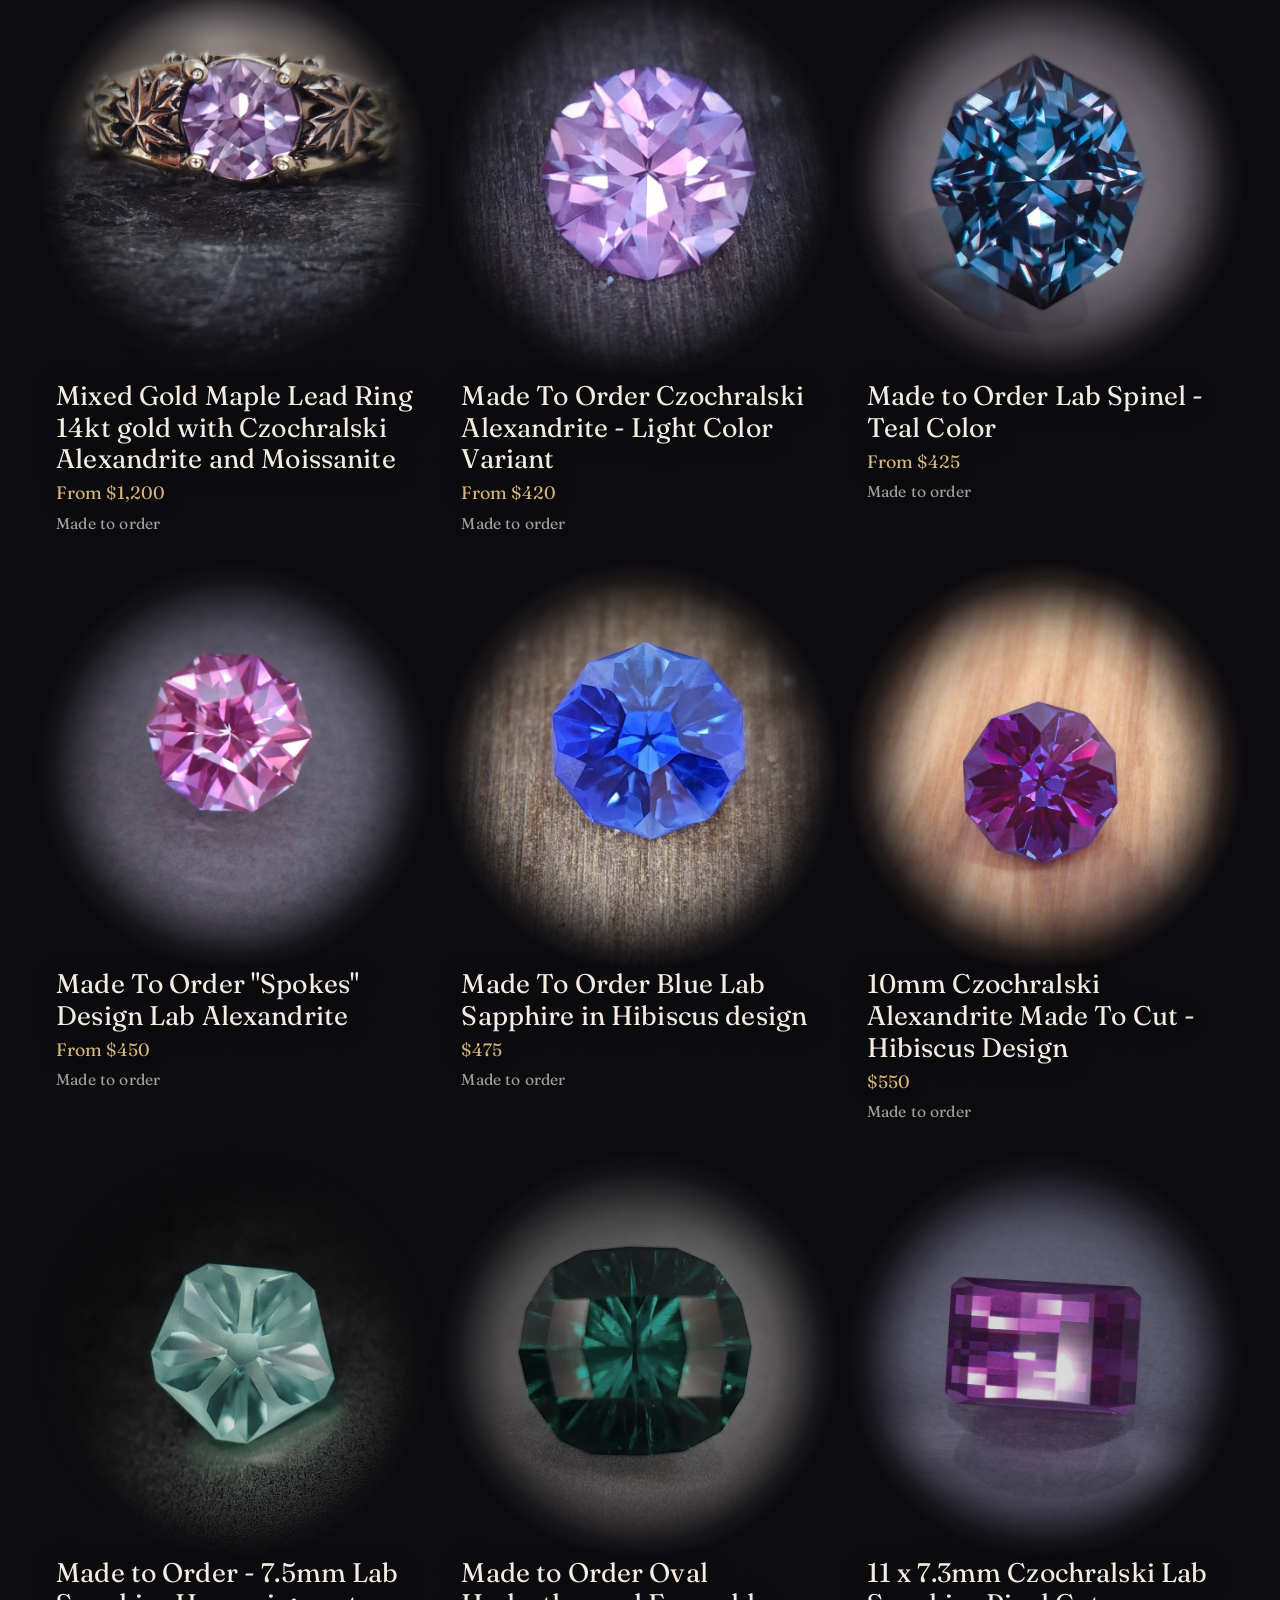
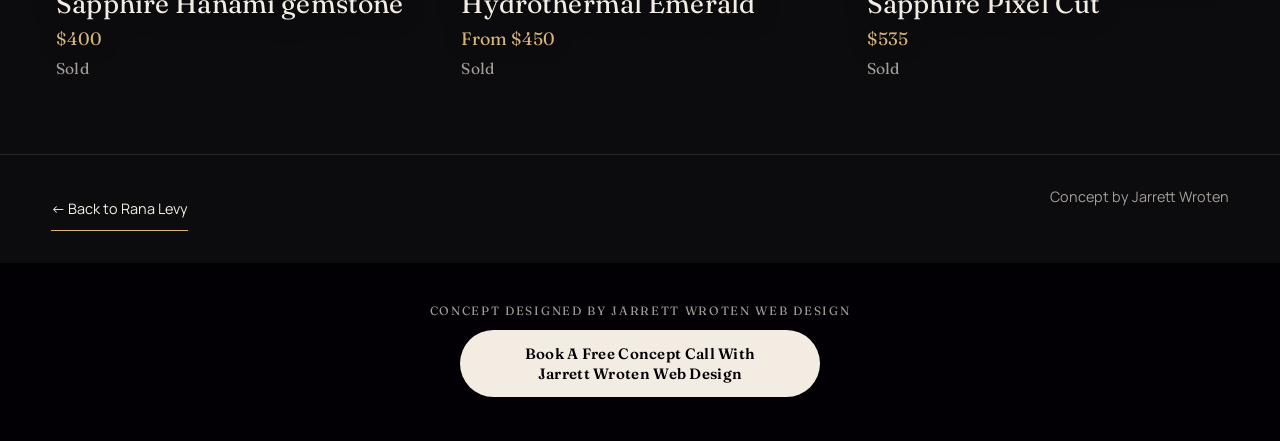
<file: made.html>
<!DOCTYPE html>
<html lang="en">
<head>
  <meta charset="utf-8">
  <meta name="viewport" content="width=device-width, initial-scale=1, viewport-fit=cover">
  <title>Made To Order &mdash; RANA LEVY</title>
  <meta name="description" content="Custom gems, cut by hand.">
  <link rel="icon" href="data:image/svg+xml,%3Csvg xmlns=%22http://www.w3.org/2000/svg%22 viewBox=%220 0 120 120%22%3E%3Cpath d=%22M60 6 106 33v54L60 114 14 87V33Z%22 fill=%22%230c0b0e%22 stroke=%22%23d8b57c%22 stroke-width=%228%22/%3E%3C/svg%3E">
  <meta name="robots" content="noindex, follow">
  <meta name="googlebot" content="noindex, follow">
  <meta name="robots" content="noindex,nofollow">
  <meta property="og:site_name" content="RANA LEVY">
  <meta property="og:type" content="website">
  <meta property="og:title" content="Made To Order — RANA LEVY">
  <meta property="og:description" content="Custom gems, cut by hand.">
  <meta property="og:url" content="https://rana.jarrettwroten.com/made.html">
  <meta property="og:image" content="https://rana.jarrettwroten.com/assets/studio-opening-cluster.jpg">
  <meta property="og:image:type" content="image/jpeg">
  <meta property="og:image:width" content="2160">
  <meta property="og:image:height" content="1080">
  <meta property="og:image:alt" content="Rings worn across the fingers.">
  <meta name="twitter:card" content="summary_large_image">
  <meta name="twitter:title" content="Made To Order — RANA LEVY">
  <meta name="twitter:description" content="Custom gems, cut by hand.">
  <meta name="twitter:image" content="https://rana.jarrettwroten.com/assets/studio-opening-cluster.jpg">
  <meta name="twitter:image:alt" content="Rings worn across the fingers.">
  <script>
    (function () {
      try {
        var urlQuiet = new URLSearchParams(location.search).get("motion") === "quiet";
        if (urlQuiet) {
          document.documentElement.classList.add("is-quiet");
        }
      } catch (e) {}
    })();
  </script>
    <link rel="preconnect" href="https://fonts.googleapis.com"><link rel="preconnect" href="https://fonts.gstatic.com" crossorigin>
  <link href="https://fonts.googleapis.com/css2?family=Fraunces:ital,opsz,wght@0,9..144,300;0,9..144,400;1,9..144,300;1,9..144,400&family=Manrope:wght@400;500;600&display=swap" rel="stylesheet">
  <link rel="stylesheet" href="shell.css?v=r2">
  <link rel="stylesheet" href="shop-r2.css?v=3">
  <script type="text/javascript">(function(w,d){w.clarity=w.clarity||function(){(w.clarity.q=w.clarity.q||[]).push(arguments)};var done=0,ev=["scroll","pointerdown","keydown"],o={passive:true,capture:true};function go(){if(done)return;done=1;ev.forEach(function(e){w.removeEventListener(e,go,o)});var t=d.createElement("script");t.async=1;t.src="https://www.clarity.ms/tag/yvve5xueah";var y=d.getElementsByTagName("script")[0];y.parentNode.insertBefore(t,y)}ev.forEach(function(e){w.addEventListener(e,go,o)});function idle(){w.requestIdleCallback?w.requestIdleCallback(go,{timeout:2500}):setTimeout(go,2500)}d.readyState==="complete"?idle():w.addEventListener("load",idle,{once:true})})(window,document);clarity("set","site","rana-r2");</script>
</head>
<body class="shell-body page-made" data-page="made">
  <div class="shell-ground shell-ground--gem" aria-hidden="true">
    <img
      class="shell-ground__image"
      src="assets/ring-art-deco.webp"
      alt=""
      width="1440"
      height="1440"
      decoding="async"
      fetchpriority="high"
    >
    <div class="shell-ground__scrim"></div>
    <div class="shell-ground__grain"></div>
  </div>
  <header class="shell-chrome r2-chrome">
    <a class="r2-mark" href="index.html" aria-label="Rana Levy, home">Rana Levy</a>
    <div class="r2-btns"><a class="r2-cta" href="ready.html" aria-current="page">Shop</a><a class="r2-cta" href="https://www.ranalevyjewelry.com/contact">Custom Consult</a></div>
  </header>

  <main class="shell-main" id="main">
    <div class="r2-switch" role="tablist" aria-label="Collections"><a role="tab" aria-selected="false" href="ready.html">Ready Now</a><a role="tab" aria-selected="true" href="made.html" aria-current="page">Made To Order</a></div>
    <header class="tray-intro">
      <h1>Made To Order.</h1>
      <p>Begin with a cut, a setting, or one impossible color.</p>
    </header>

    <section class="tray-instrument" aria-label="Browse made-to-order designs">
      <div class="tray-instrument__row">
        <div class="tray-field tray-field--search">
          <label for="tray-search">Search</label>
          <input id="tray-search" type="search" name="q" autocomplete="off" spellcheck="false" placeholder="Title, stone, or kind">
        </div>
        <div class="tray-field">
          <label for="tray-kind">Kind</label>
          <select id="tray-kind" name="kind">
            <option value="">All Kinds</option>
          </select>
        </div>
        <div class="tray-field">
          <label for="tray-stone">Stone</label>
          <select id="tray-stone" name="stone">
            <option value="">All Stones</option>
          </select>
        </div>
        <div class="tray-field">
          <label for="tray-sort">Sort</label>
          <select id="tray-sort" name="sort">
            <option value="source">Featured Order</option>
            <option value="price-asc">Price Low To High</option>
            <option value="price-desc">Price High To Low</option>
          </select>
        </div>
        <div class="tray-field">
          <label for="tray-availability">Availability</label>
          <select id="tray-availability" name="availability">
            <option value="all">All Designs</option>
            <option value="available">Made To Order</option>
            <option value="sold">Sold</option>
          </select>
        </div>
        <p id="tray-count" class="tray-count" aria-live="polite"></p>
      </div>
    </section>

    <p id="tray-status" class="tray-status" hidden>Loading designs&hellip;</p>
    <ol class="tray" id="tray" aria-label="Made-to-order designs"></ol>

    <noscript>
      <p class="tray-fallback">
        This collection needs JavaScript to unfold here.
        Browse made-to-order work on
        <a href="https://www.ranalevyjewelry.com/shop-i1Da8">Rana&rsquo;s live shop</a>.
      </p>
    </noscript>
  </main>

  <script src="data/catalog.js"></script>
  <script src="shell.js?v=r2"></script>
  <footer class="r2-foot"><a href="index.html">&larr; Back to Rana Levy</a><span>Concept by Jarrett Wroten</span></footer>
<!-- jw-book:start -->
<style>
.jw-book{position:relative;z-index:50;clear:both;display:flex;flex-direction:column;align-items:center;gap:12px;padding:40px 20px calc(44px + env(safe-area-inset-bottom));background:#020005;text-align:center;font-family:inherit;margin:0}
.jw-book__by{margin:0;font:inherit;font-size:12px;letter-spacing:.14em;text-transform:uppercase;color:rgba(243,236,226,.66)}
.jw-book__btn{display:inline-flex;align-items:center;justify-content:center;min-height:48px;padding:14px 28px;border-radius:999px;background:#f3ece2;color:#020005;font:inherit;font-size:15px;font-weight:600;letter-spacing:.02em;line-height:1.3;text-decoration:none;text-align:center;text-wrap:balance;max-width:min(100%,360px);box-sizing:border-box;transition:transform .2s ease,filter .2s ease}
.jw-book__btn:hover{transform:translateY(-1px);filter:brightness(1.08)}
.jw-book__btn:focus-visible{outline:2px solid #f3ece2;outline-offset:4px}
</style>
<aside class="jw-book" aria-label="Concept designed by Jarrett Wroten Web Design">
<p class="jw-book__by">Concept designed by Jarrett Wroten Web Design</p>
<a class="jw-book__btn" href="https://jarrettwroten.com/book/" target="_blank" rel="noopener">Book A Free Concept Call With Jarrett Wroten Web Design</a>
</aside>
<!-- jw-book:end -->
</body>
</html>
</file>
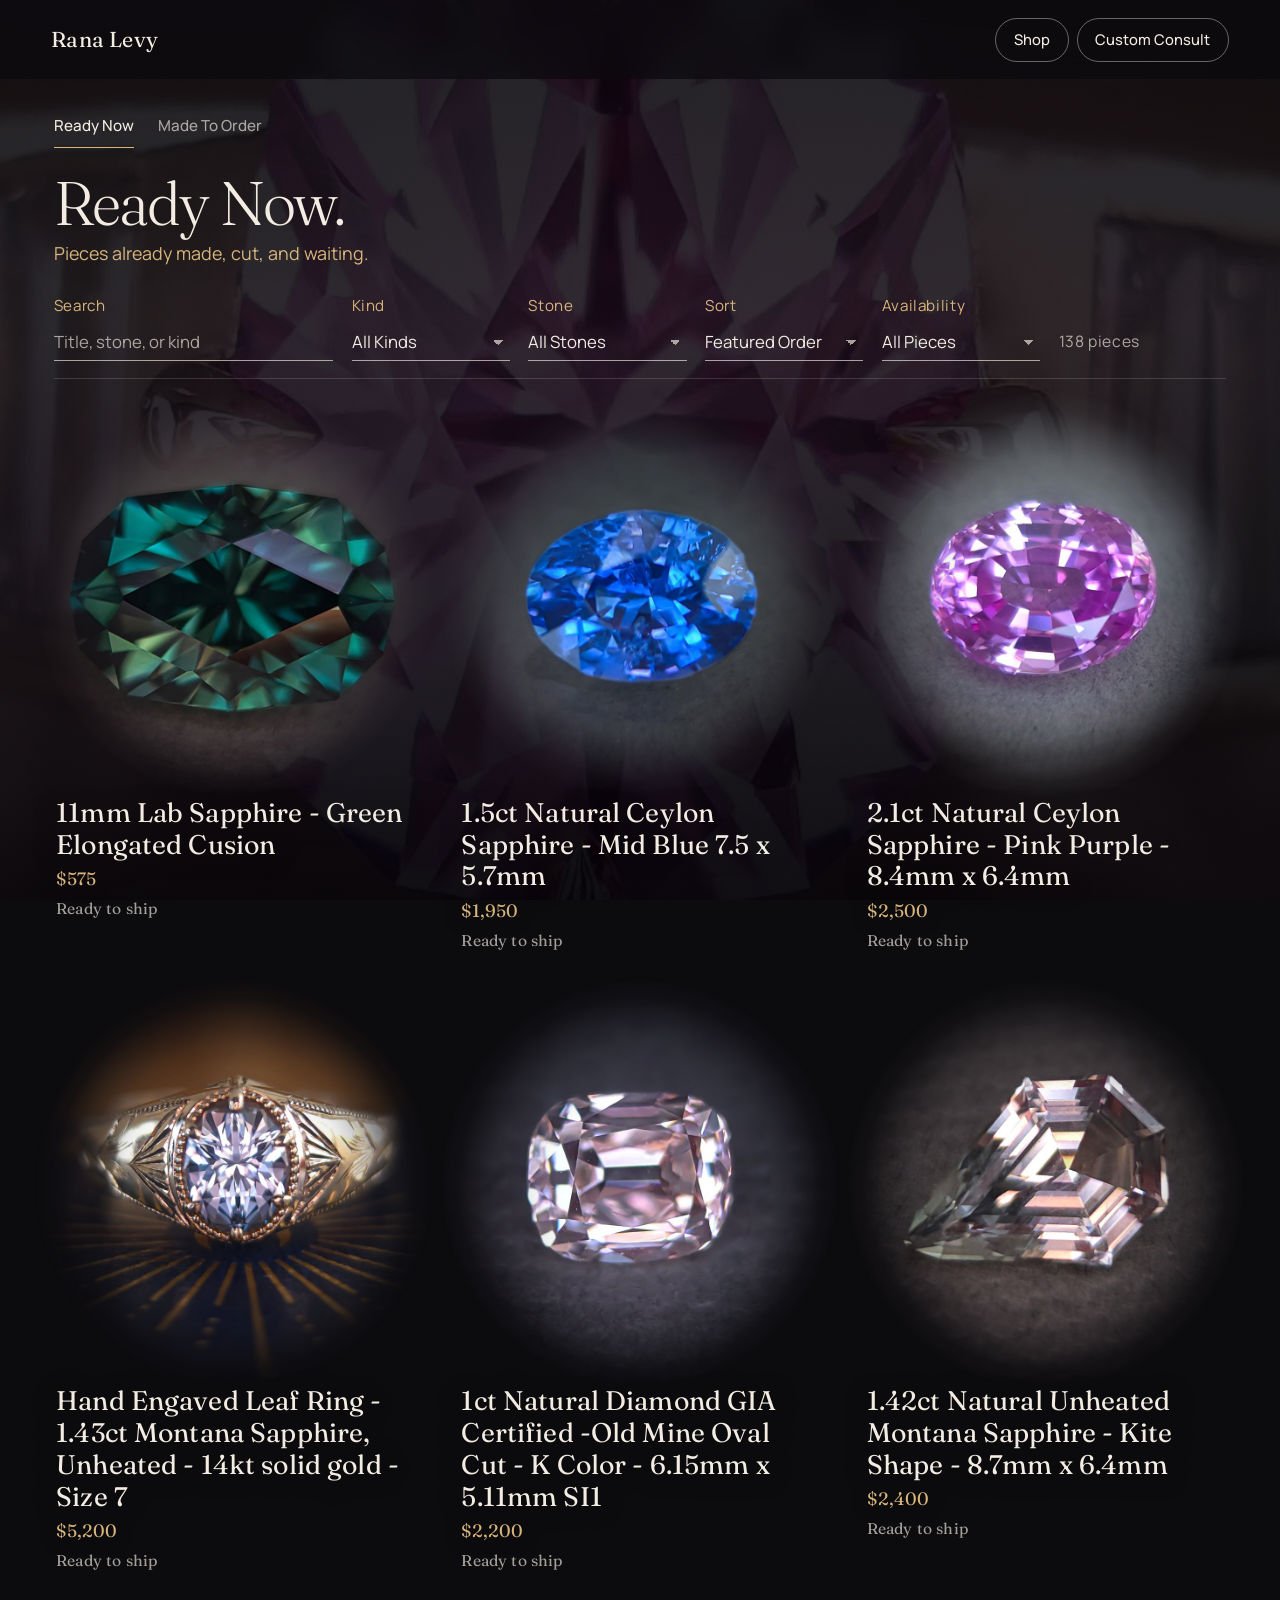
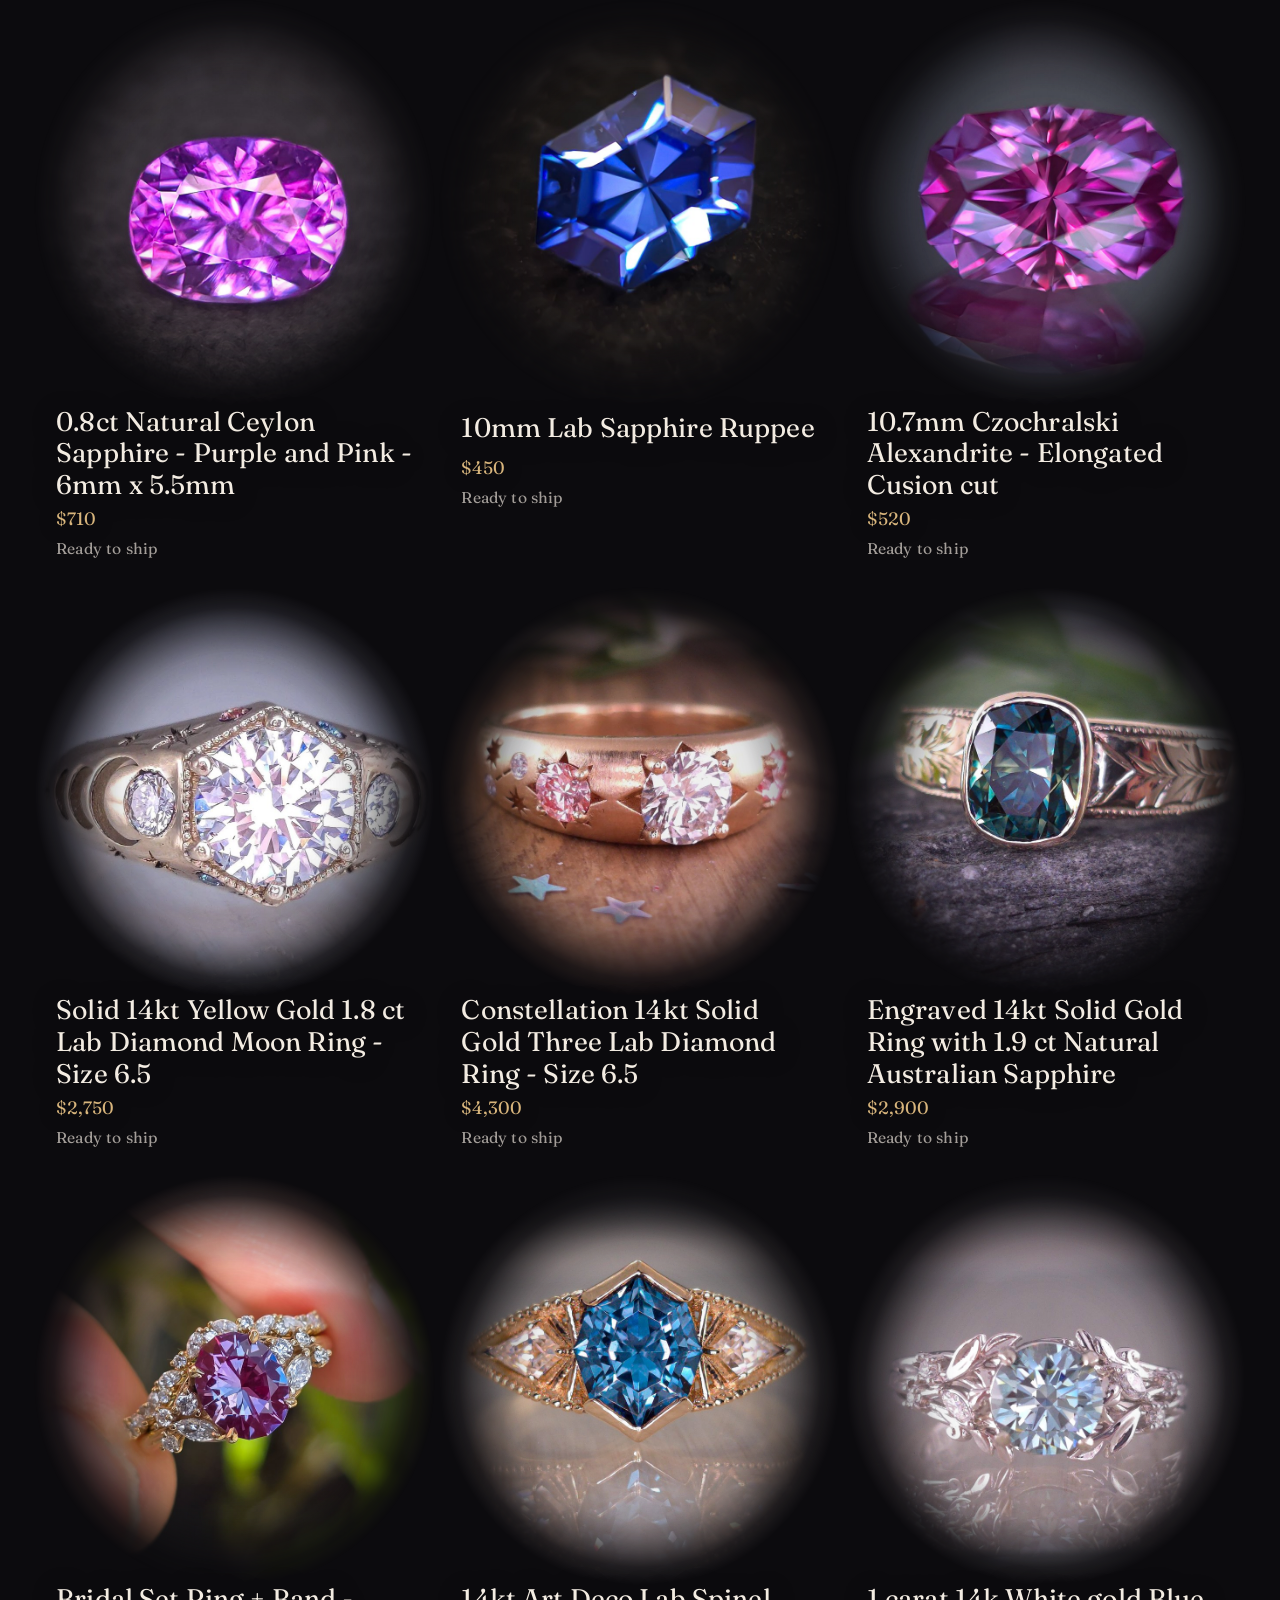
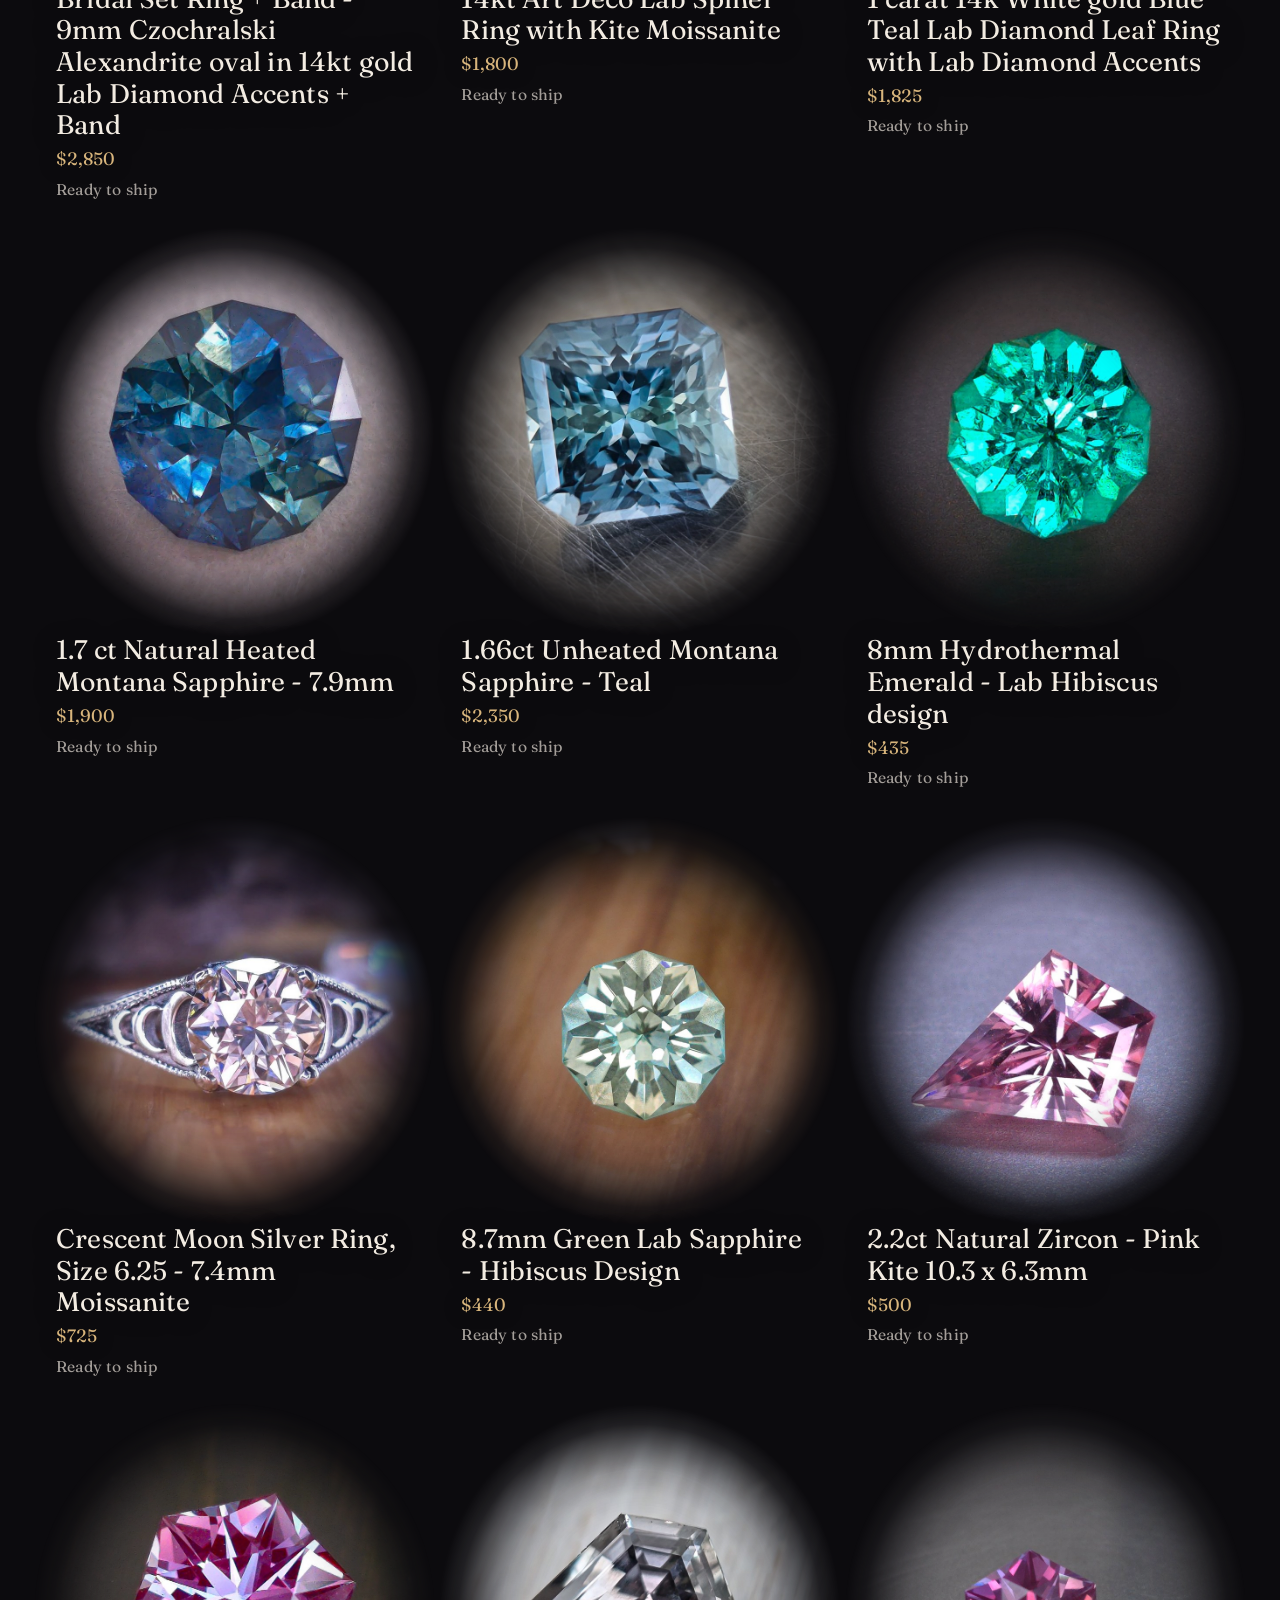
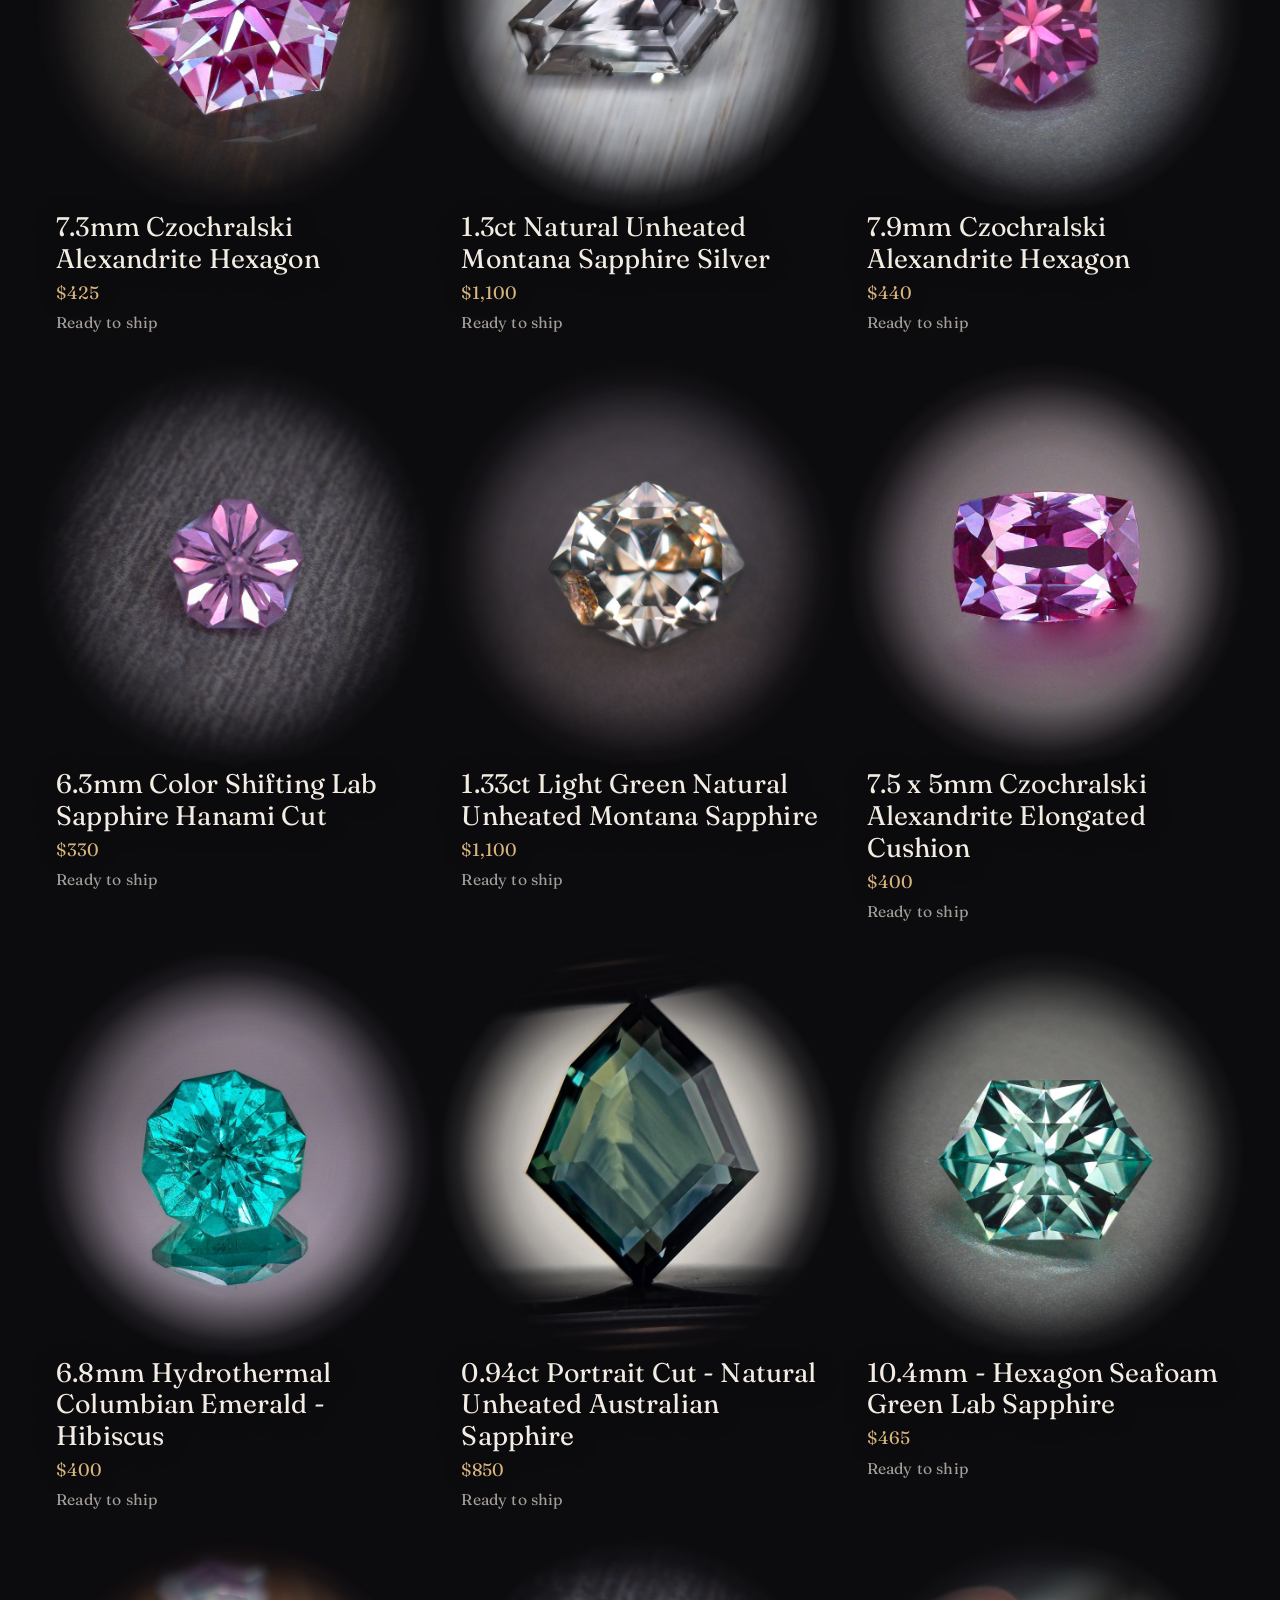
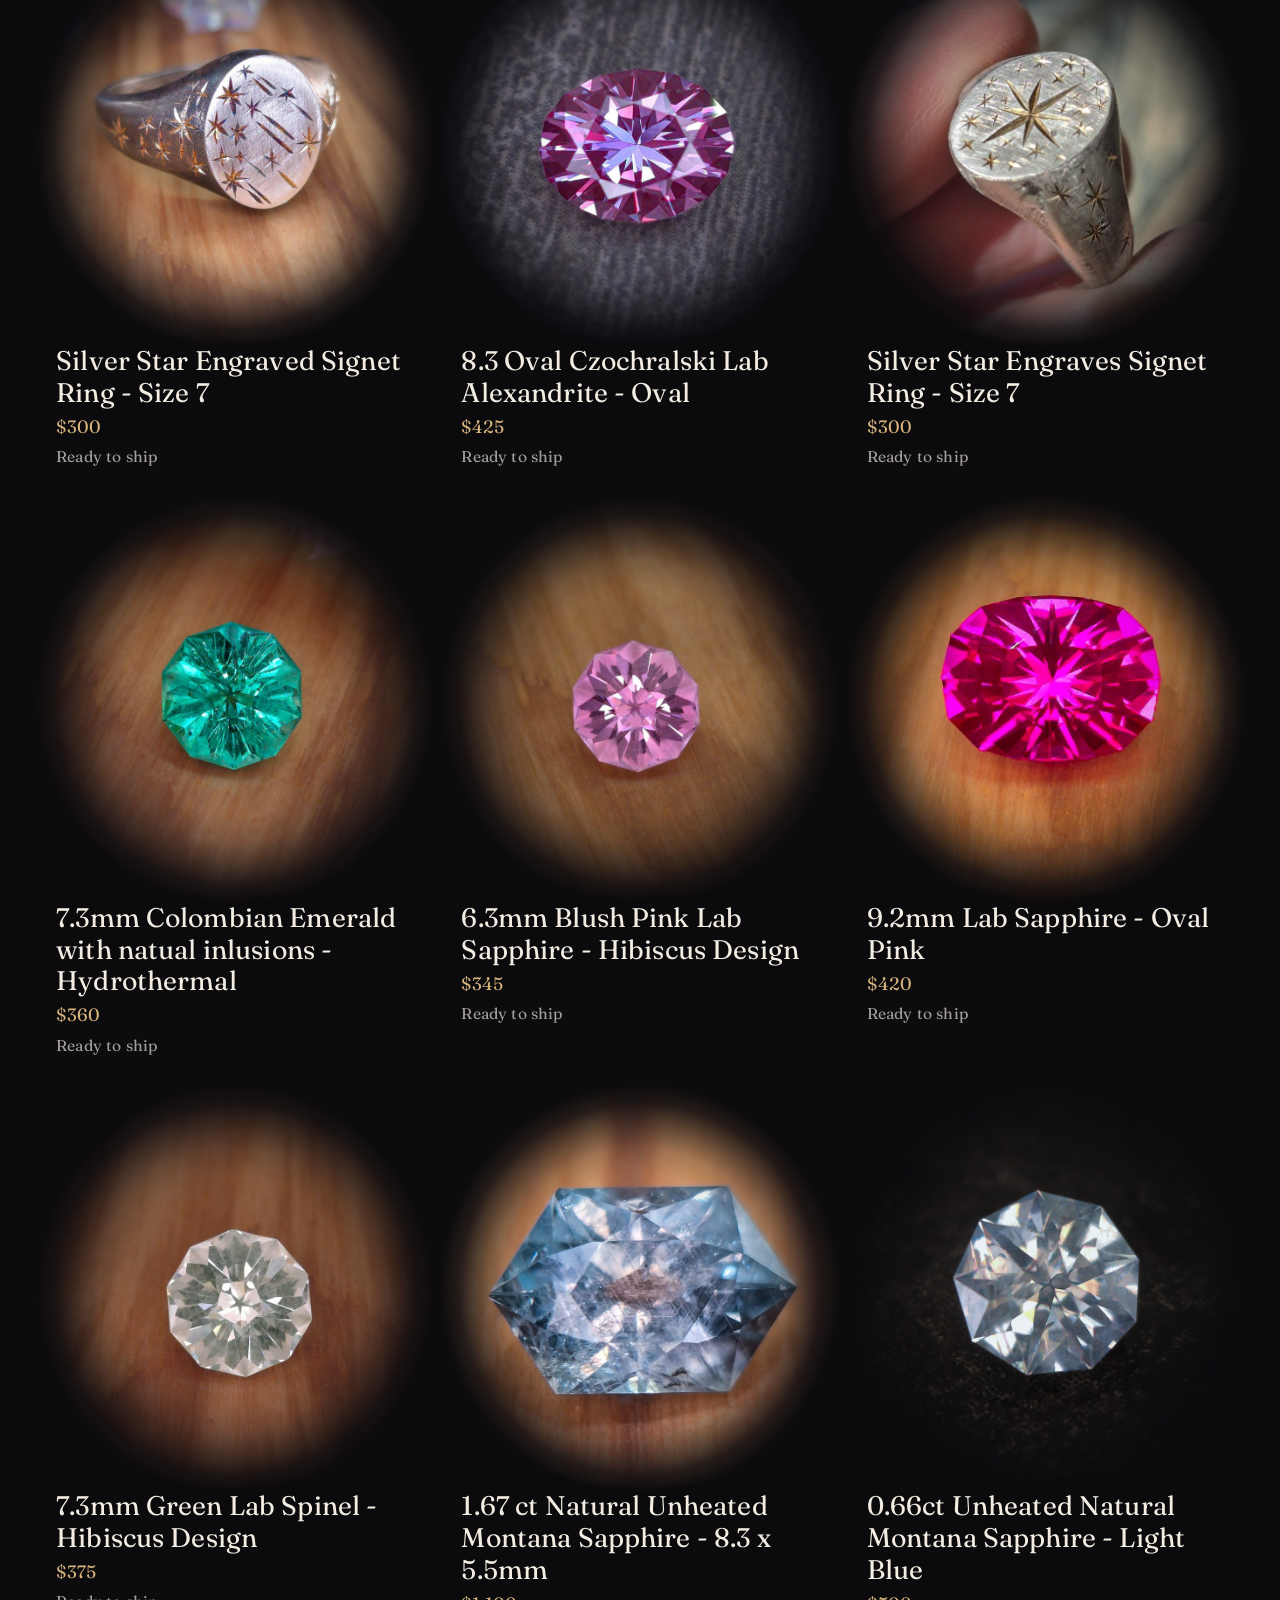
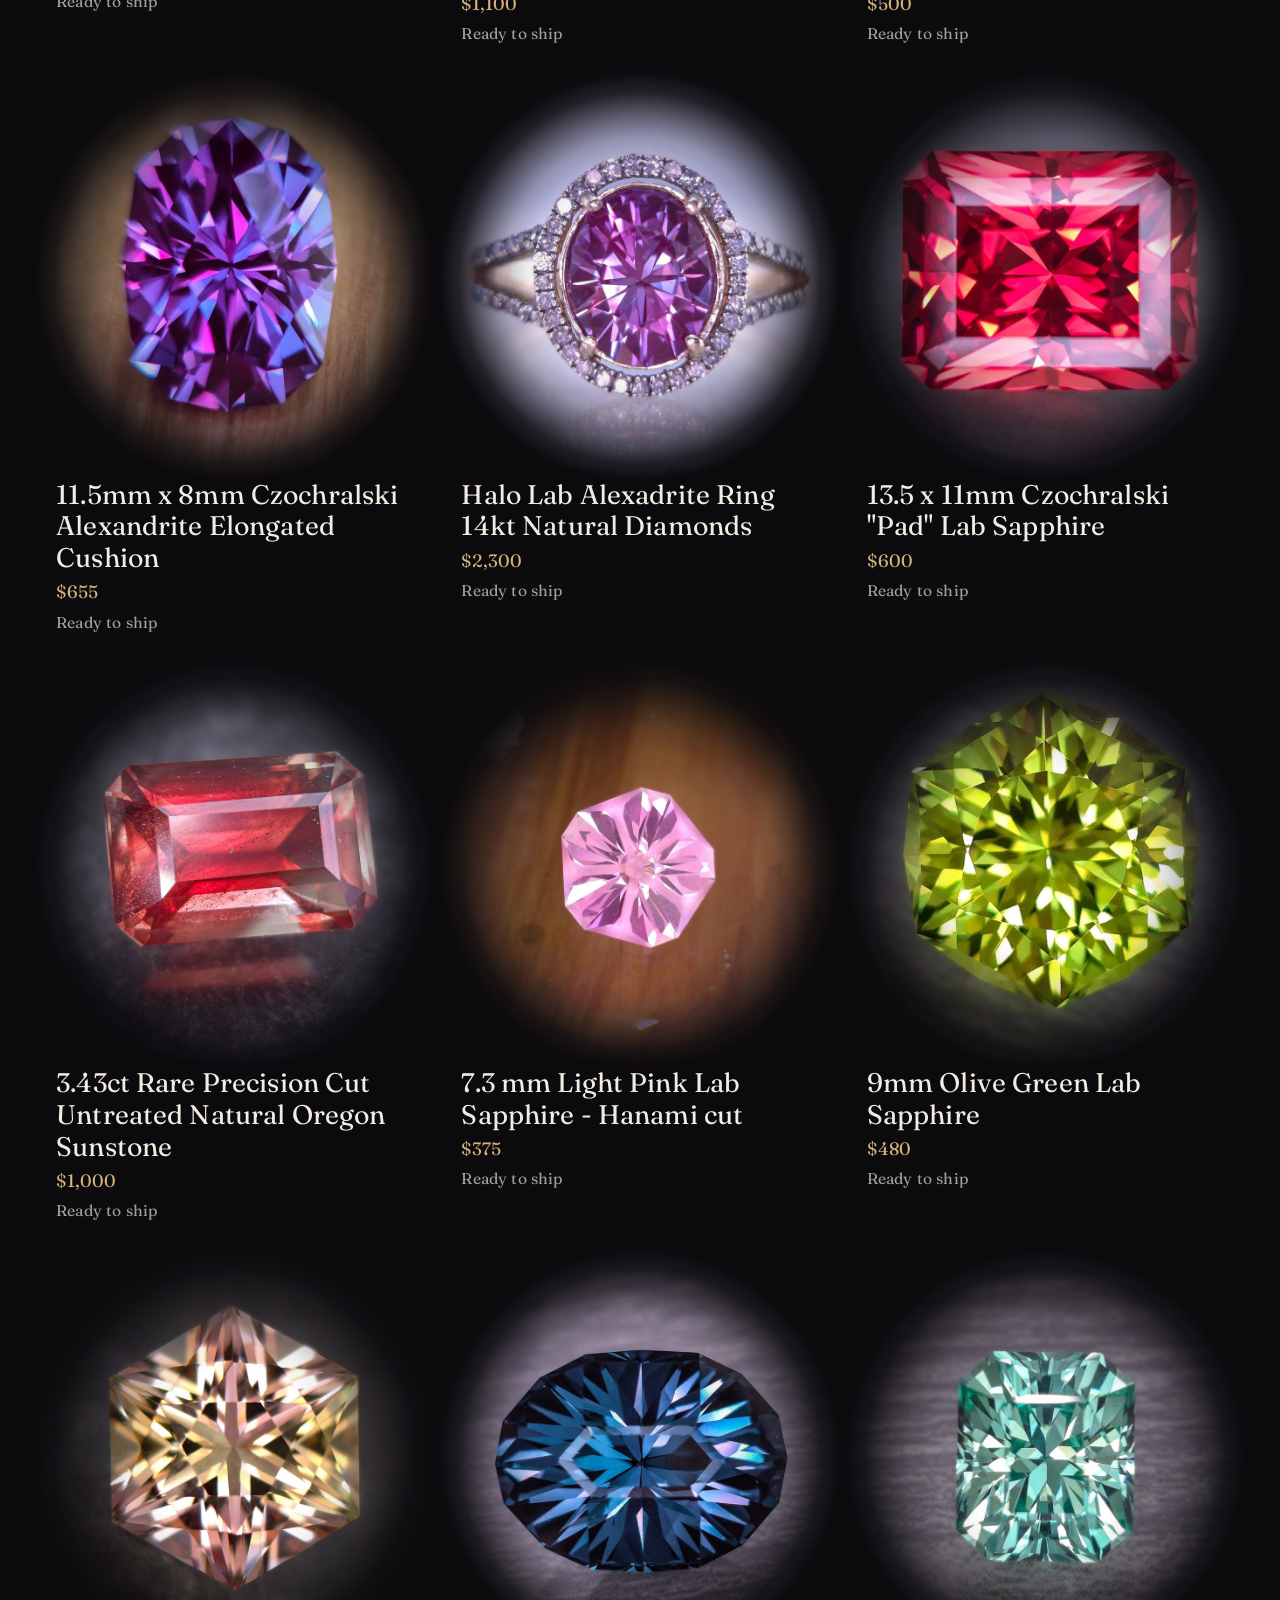
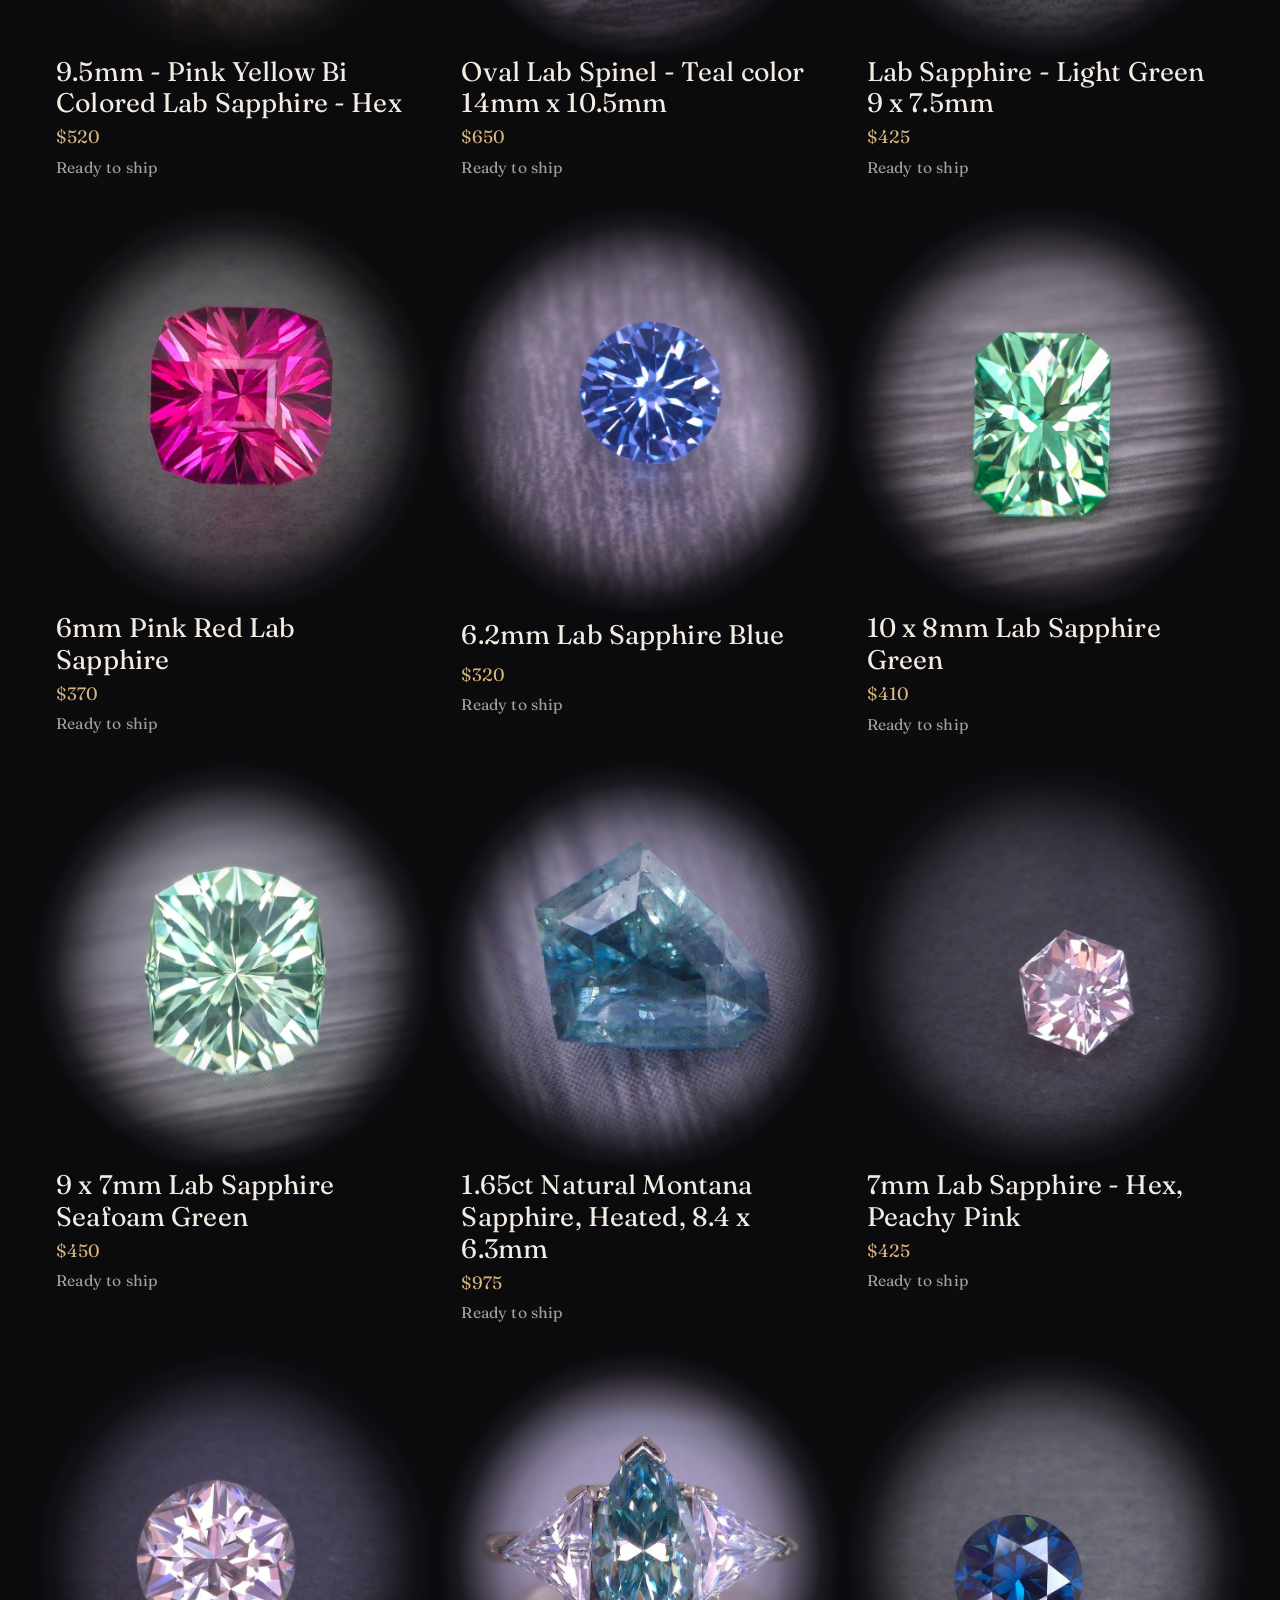
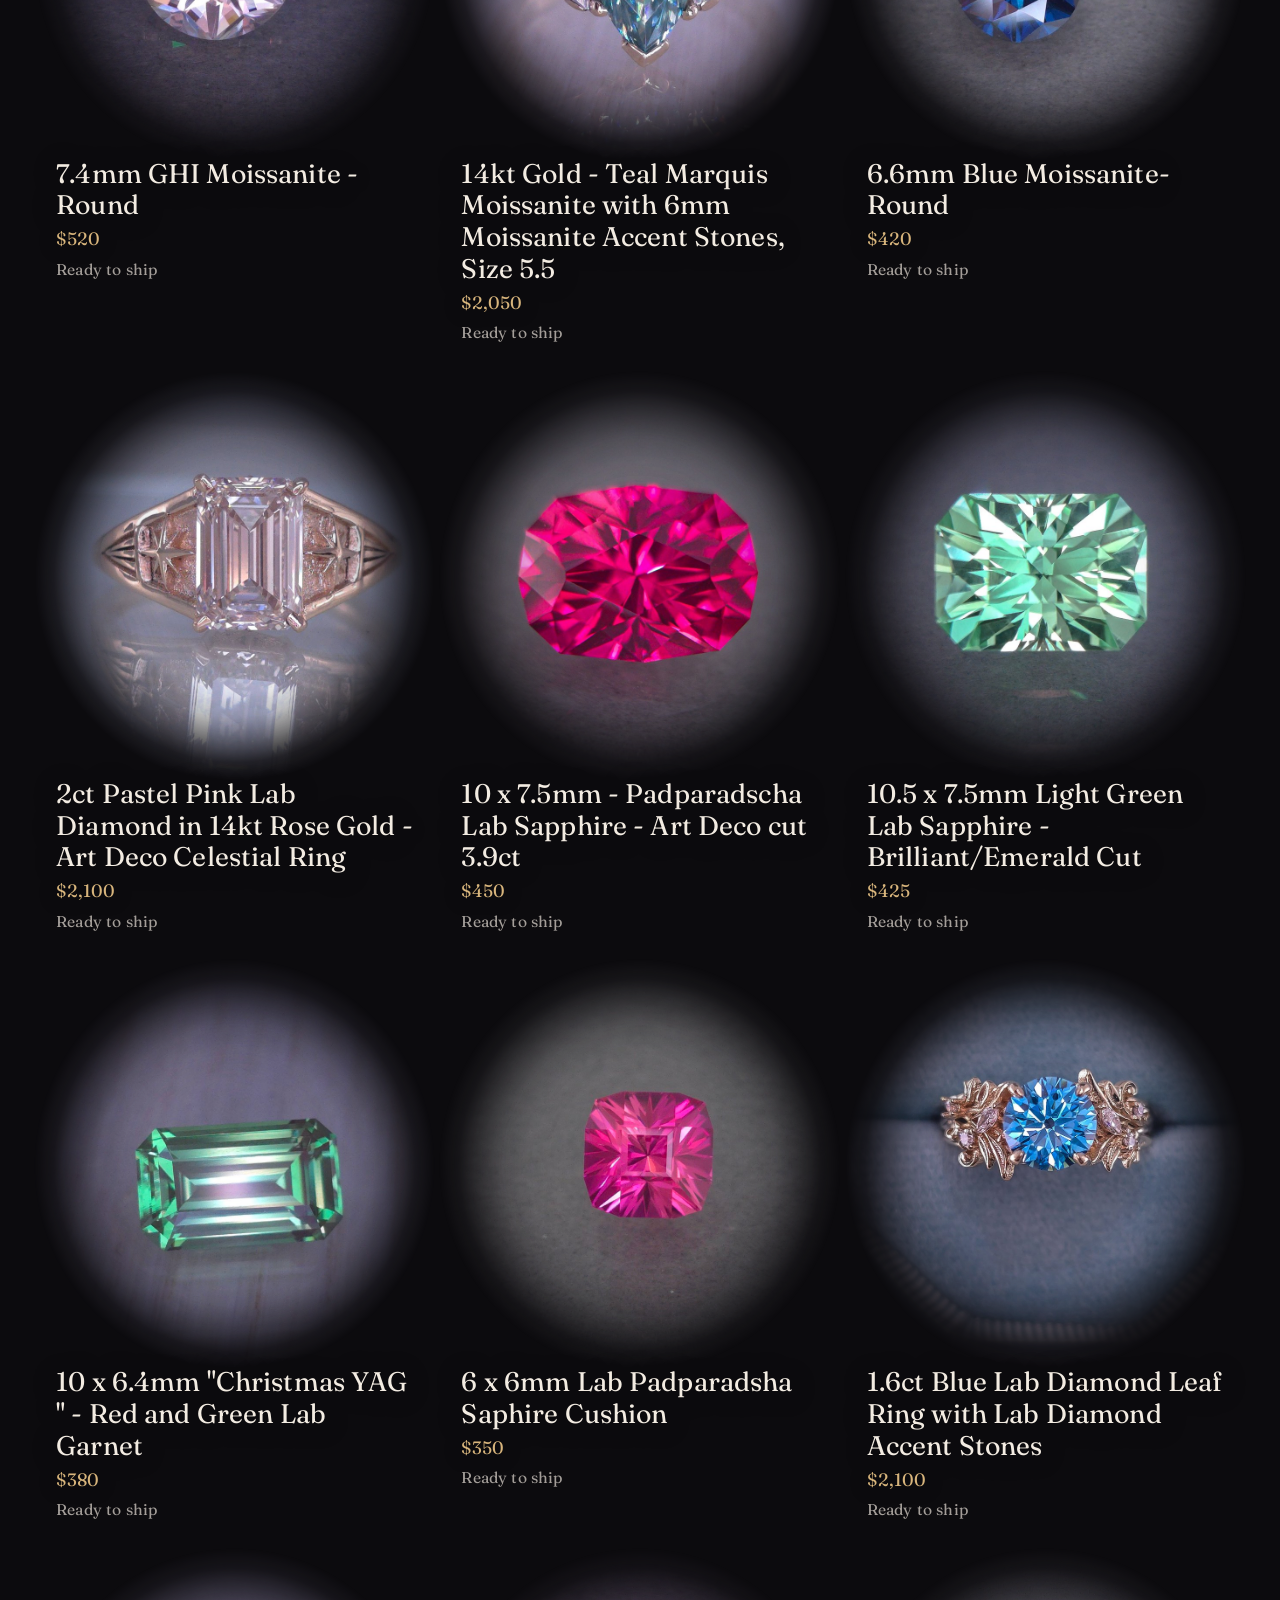
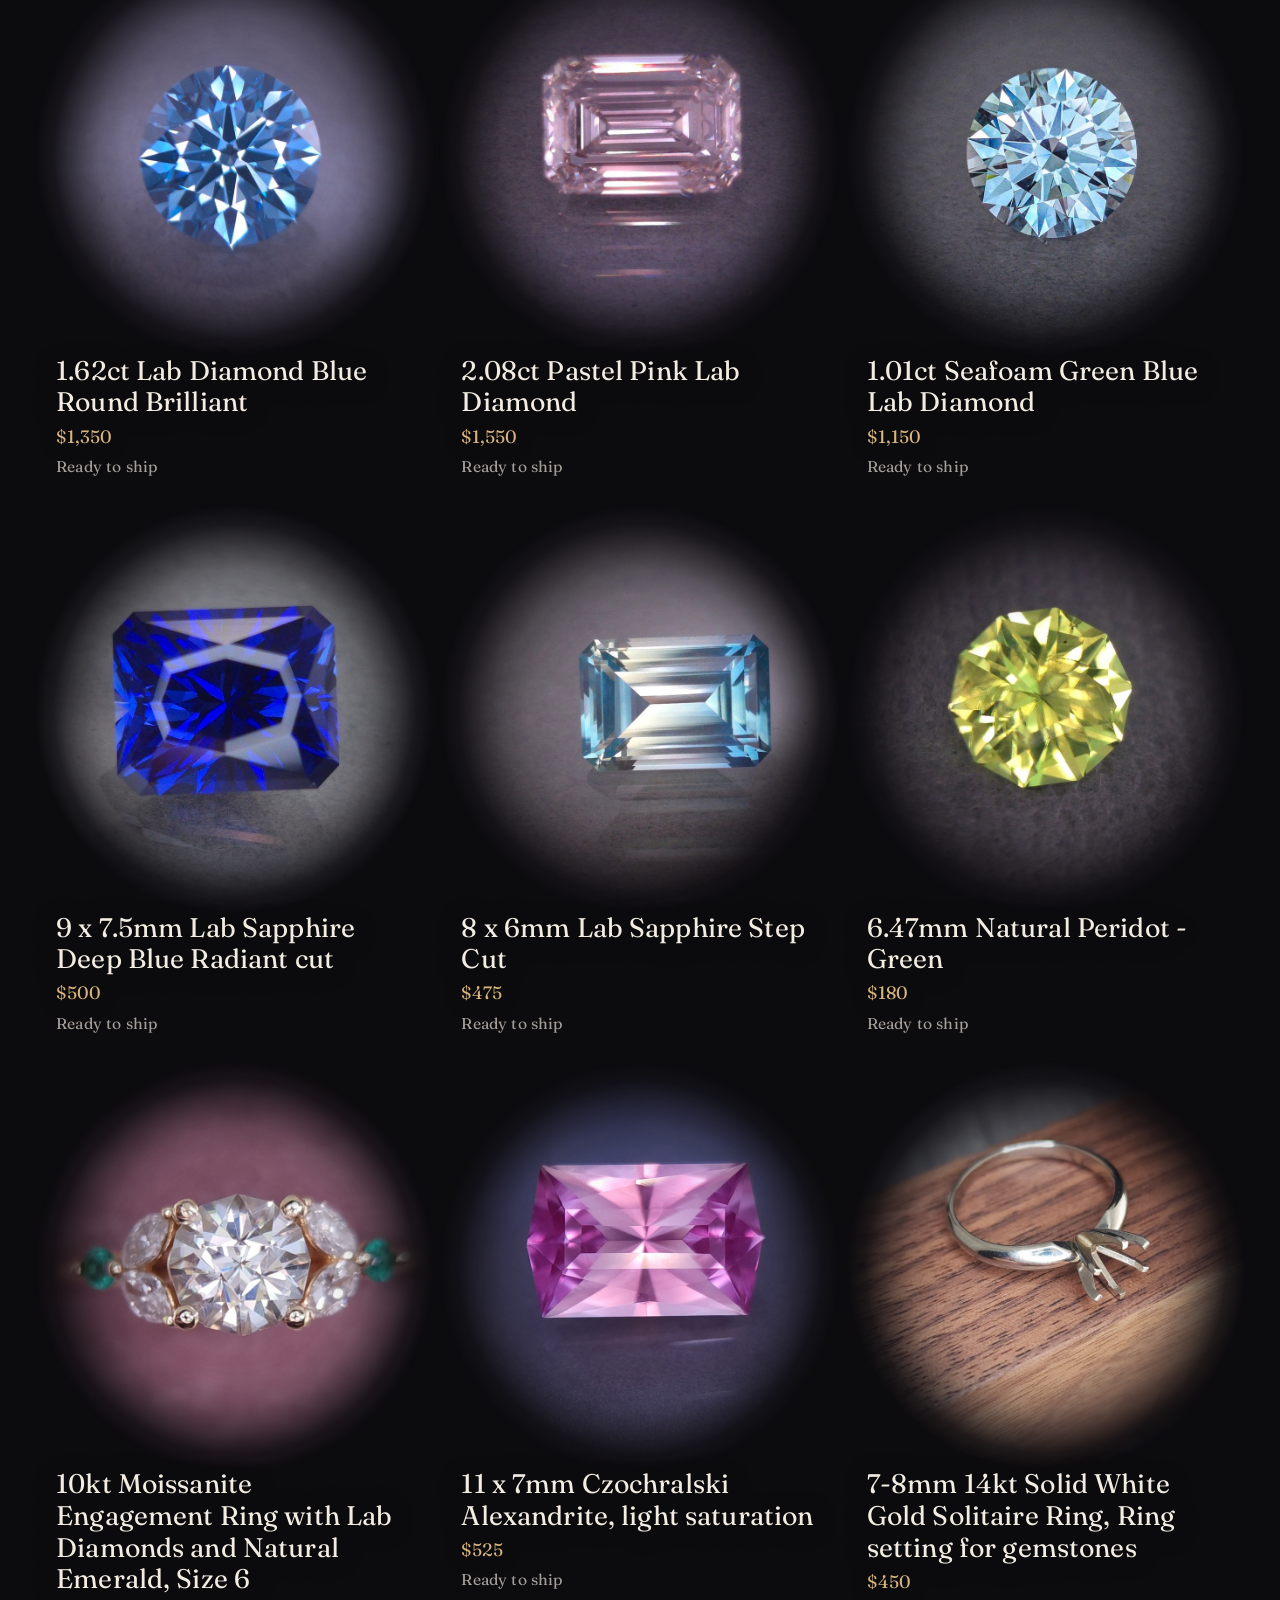
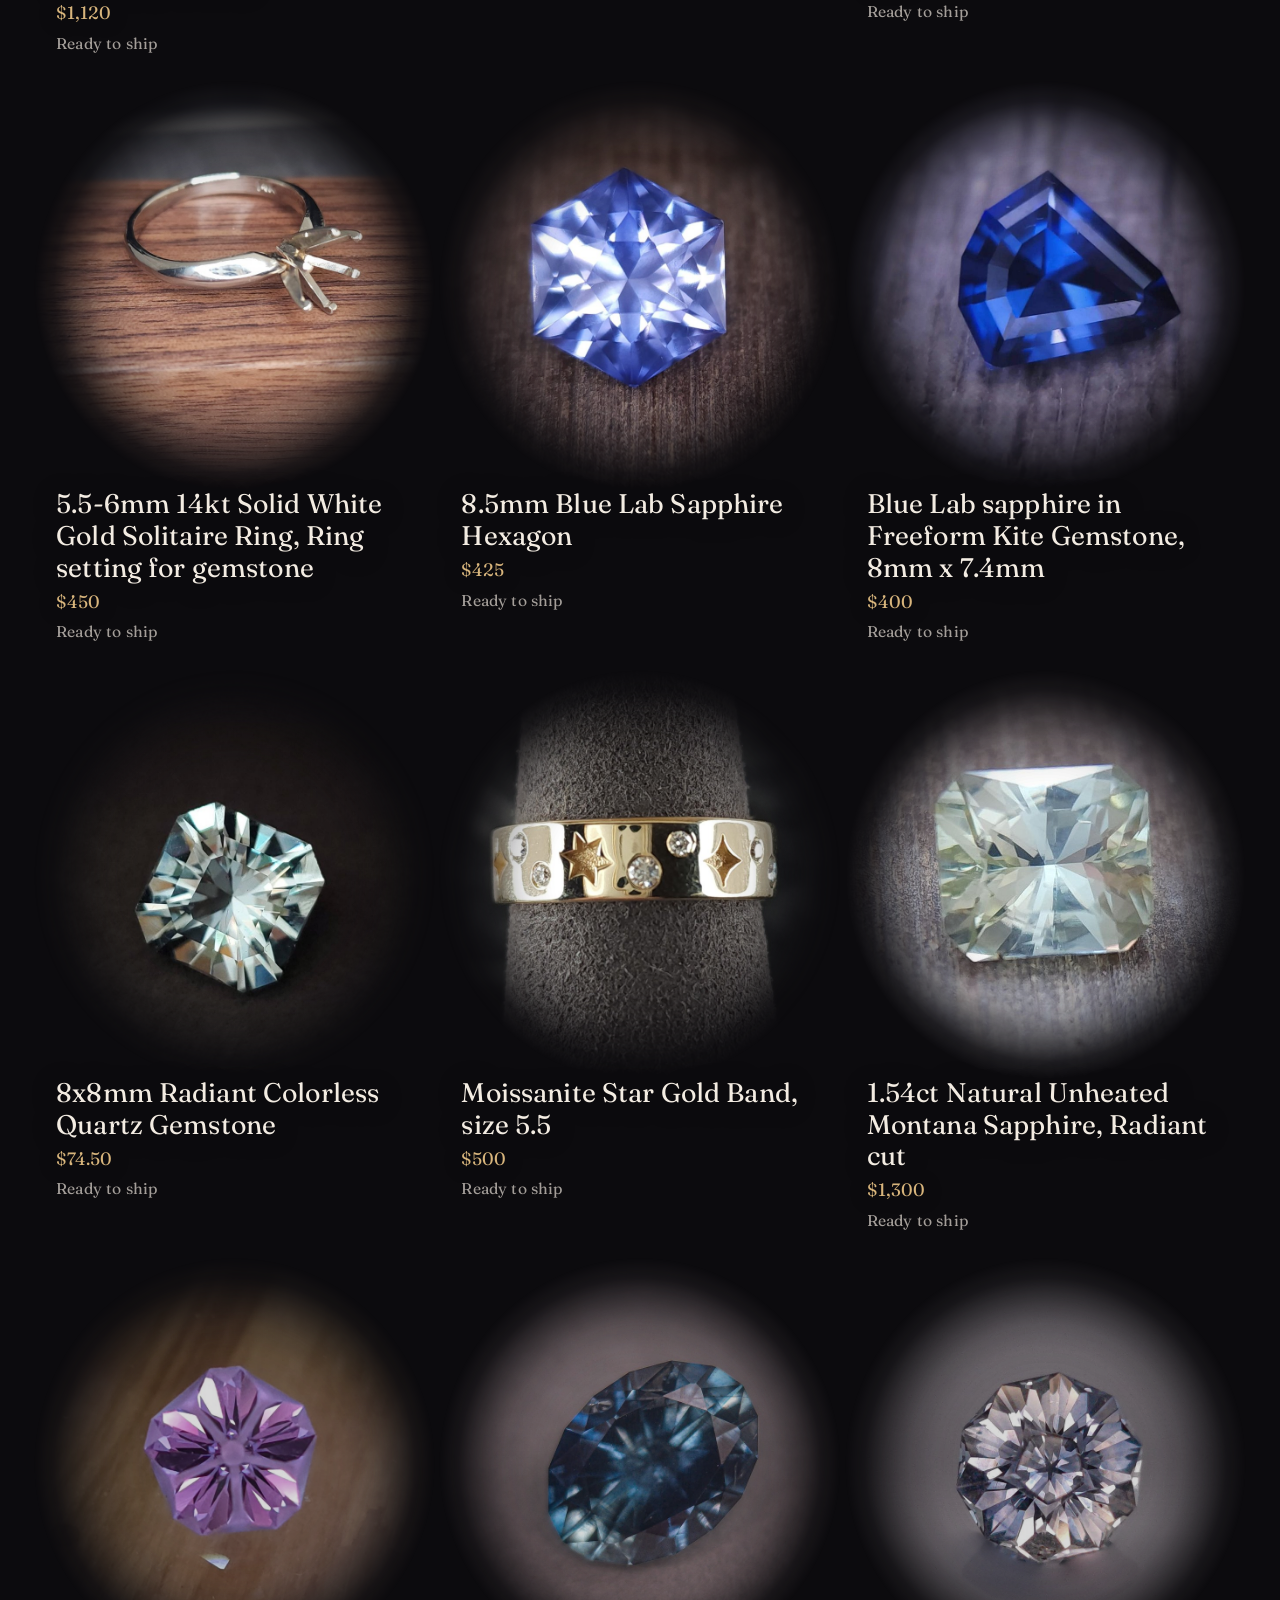
<file: ready.html>
<!DOCTYPE html>
<html lang="en">
<head>
  <meta charset="utf-8">
  <meta name="viewport" content="width=device-width, initial-scale=1, viewport-fit=cover">
  <title>Ready Now &mdash; RANA LEVY</title>
  <meta name="description" content="Custom gems, cut by hand.">
  <link rel="icon" href="data:image/svg+xml,%3Csvg xmlns=%22http://www.w3.org/2000/svg%22 viewBox=%220 0 120 120%22%3E%3Cpath d=%22M60 6 106 33v54L60 114 14 87V33Z%22 fill=%22%230c0b0e%22 stroke=%22%23d8b57c%22 stroke-width=%228%22/%3E%3C/svg%3E">
  <meta name="robots" content="noindex, follow">
  <meta name="googlebot" content="noindex, follow">
  <meta name="robots" content="noindex,nofollow">
  <meta property="og:site_name" content="RANA LEVY">
  <meta property="og:type" content="website">
  <meta property="og:title" content="Ready Now — RANA LEVY">
  <meta property="og:description" content="Custom gems, cut by hand.">
  <meta property="og:url" content="https://rana.jarrettwroten.com/ready.html">
  <meta property="og:image" content="https://rana.jarrettwroten.com/assets/studio-opening-cluster.jpg">
  <meta property="og:image:type" content="image/jpeg">
  <meta property="og:image:width" content="2160">
  <meta property="og:image:height" content="1080">
  <meta property="og:image:alt" content="Rings worn across the fingers.">
  <meta name="twitter:card" content="summary_large_image">
  <meta name="twitter:title" content="Ready Now — RANA LEVY">
  <meta name="twitter:description" content="Custom gems, cut by hand.">
  <meta name="twitter:image" content="https://rana.jarrettwroten.com/assets/studio-opening-cluster.jpg">
  <meta name="twitter:image:alt" content="Rings worn across the fingers.">
  <script>
    (function () {
      try {
        var urlQuiet = new URLSearchParams(location.search).get("motion") === "quiet";
        if (urlQuiet) {
          document.documentElement.classList.add("is-quiet");
        }
      } catch (e) {}
    })();
  </script>
    <link rel="preconnect" href="https://fonts.googleapis.com"><link rel="preconnect" href="https://fonts.gstatic.com" crossorigin>
  <link href="https://fonts.googleapis.com/css2?family=Fraunces:ital,opsz,wght@0,9..144,300;0,9..144,400;1,9..144,300;1,9..144,400&family=Manrope:wght@400;500;600&display=swap" rel="stylesheet">
  <link rel="stylesheet" href="shell.css?v=r2">
  <link rel="stylesheet" href="shop-r2.css?v=3">
  <script type="text/javascript">(function(w,d){w.clarity=w.clarity||function(){(w.clarity.q=w.clarity.q||[]).push(arguments)};var done=0,ev=["scroll","pointerdown","keydown"],o={passive:true,capture:true};function go(){if(done)return;done=1;ev.forEach(function(e){w.removeEventListener(e,go,o)});var t=d.createElement("script");t.async=1;t.src="https://www.clarity.ms/tag/yvve5xueah";var y=d.getElementsByTagName("script")[0];y.parentNode.insertBefore(t,y)}ev.forEach(function(e){w.addEventListener(e,go,o)});function idle(){w.requestIdleCallback?w.requestIdleCallback(go,{timeout:2500}):setTimeout(go,2500)}d.readyState==="complete"?idle():w.addEventListener("load",idle,{once:true})})(window,document);clarity("set","site","rana-r2");</script>
</head>
<body class="shell-body page-ready" data-page="ready">
  <div class="shell-ground" aria-hidden="true">
    <img
      class="shell-ground__image"
      src="assets/ring-heirloom.webp"
      alt=""
      width="1440"
      height="1440"
      decoding="async"
      fetchpriority="high"
    >
    <div class="shell-ground__scrim"></div>
    <div class="shell-ground__grain"></div>
  </div>
  <header class="shell-chrome r2-chrome">
    <a class="r2-mark" href="index.html" aria-label="Rana Levy, home">Rana Levy</a>
    <div class="r2-btns"><a class="r2-cta" href="ready.html" aria-current="page">Shop</a><a class="r2-cta" href="https://www.ranalevyjewelry.com/contact">Custom Consult</a></div>
  </header>

  <main class="shell-main" id="main">
    <div class="r2-switch" role="tablist" aria-label="Collections"><a role="tab" aria-selected="true" href="ready.html" aria-current="page">Ready Now</a><a role="tab" aria-selected="false" href="made.html">Made To Order</a></div>
    <header class="tray-intro">
      <h1>Ready Now.</h1>
      <p>Pieces already made, cut, and waiting.</p>
    </header>

    <section class="tray-instrument" aria-label="Browse ready work">
      <div class="tray-instrument__row">
        <div class="tray-field tray-field--search">
          <label for="tray-search">Search</label>
          <input id="tray-search" type="search" name="q" autocomplete="off" spellcheck="false" placeholder="Title, stone, or kind">
        </div>
        <div class="tray-field">
          <label for="tray-kind">Kind</label>
          <select id="tray-kind" name="kind">
            <option value="">All Kinds</option>
          </select>
        </div>
        <div class="tray-field">
          <label for="tray-stone">Stone</label>
          <select id="tray-stone" name="stone">
            <option value="">All Stones</option>
          </select>
        </div>
        <div class="tray-field">
          <label for="tray-sort">Sort</label>
          <select id="tray-sort" name="sort">
            <option value="source">Featured Order</option>
            <option value="price-asc">Price Low To High</option>
            <option value="price-desc">Price High To Low</option>
          </select>
        </div>
        <div class="tray-field">
          <label for="tray-availability">Availability</label>
          <select id="tray-availability" name="availability">
            <option value="all">All Pieces</option>
            <option value="available">Available</option>
            <option value="sold">Sold</option>
          </select>
        </div>
        <p id="tray-count" class="tray-count" aria-live="polite"></p>
      </div>
    </section>

    <p id="tray-status" class="tray-status" hidden>Loading the tray&hellip;</p>
    <ol class="tray" id="tray" aria-label="Ready pieces"></ol>

    <noscript>
      <p class="tray-fallback">
        This collection needs JavaScript to unfold here.
        Browse ready work on
        <a href="https://www.ranalevyjewelry.com/ready-to-ship-gems-jewelry">Rana&rsquo;s live shop</a>.
      </p>
    </noscript>
  </main>

  <script src="data/catalog.js"></script>
  <script src="shell.js?v=r2"></script>
  <footer class="r2-foot"><a href="index.html">&larr; Back to Rana Levy</a><span>Concept by Jarrett Wroten</span></footer>
<!-- jw-book:start -->
<style>
.jw-book{position:relative;z-index:50;clear:both;display:flex;flex-direction:column;align-items:center;gap:12px;padding:40px 20px calc(44px + env(safe-area-inset-bottom));background:#020005;text-align:center;font-family:inherit;margin:0}
.jw-book__by{margin:0;font:inherit;font-size:12px;letter-spacing:.14em;text-transform:uppercase;color:rgba(243,236,226,.66)}
.jw-book__btn{display:inline-flex;align-items:center;justify-content:center;min-height:48px;padding:14px 28px;border-radius:999px;background:#f3ece2;color:#020005;font:inherit;font-size:15px;font-weight:600;letter-spacing:.02em;line-height:1.3;text-decoration:none;text-align:center;text-wrap:balance;max-width:min(100%,360px);box-sizing:border-box;transition:transform .2s ease,filter .2s ease}
.jw-book__btn:hover{transform:translateY(-1px);filter:brightness(1.08)}
.jw-book__btn:focus-visible{outline:2px solid #f3ece2;outline-offset:4px}
</style>
<aside class="jw-book" aria-label="Concept designed by Jarrett Wroten Web Design">
<p class="jw-book__by">Concept designed by Jarrett Wroten Web Design</p>
<a class="jw-book__btn" href="https://jarrettwroten.com/book/" target="_blank" rel="noopener">Book A Free Concept Call With Jarrett Wroten Web Design</a>
</aside>
<!-- jw-book:end -->
</body>
</html>
</file>
<file: style.css>
:root{--ink:#0c0b0e;--ink2:#141217;--cream:#f3ece2;--mut:rgba(243,236,226,.66);--gold:#d8b57c;--serif:"Fraunces",Georgia,serif;--sans:"Manrope",system-ui,sans-serif;--g:clamp(1.25rem,4vw,3.5rem)}
*{box-sizing:border-box;margin:0}
html{background:var(--ink);scroll-behavior:smooth}
body{color:var(--cream);font:400 1rem/1.6 var(--sans);overflow-x:clip;-webkit-font-smoothing:antialiased}
a{color:inherit;text-decoration:none}
img,video{display:block;max-width:100%}
.nav{position:fixed;inset:0 0 auto;z-index:20;display:flex;align-items:center;justify-content:space-between;gap:1rem;padding:1.1rem var(--g);transition:background .4s,backdrop-filter .4s}
.nav.solid{background:rgba(12,11,14,.72);backdrop-filter:blur(14px)}
.mark{font:400 1.35rem/1 var(--serif);letter-spacing:.01em}
.nav nav{display:flex;gap:2rem;font-size:.92rem;color:var(--mut)}
.nav nav a:hover{color:var(--cream)}
.nav-cta{font-size:.92rem;font-weight:500;border:1px solid rgba(243,236,226,.4);padding:.55rem 1.1rem;border-radius:99px;transition:background .3s,color .3s}
.nav-cta:hover{background:var(--cream);color:var(--ink)}
.hero{position:relative;height:100svh;min-height:560px;overflow:hidden;display:flex;align-items:flex-end}
.hero-film{position:absolute;inset:0;width:100%;height:100%;object-fit:cover}
.hero-copy{position:relative;z-index:2;padding:0 var(--g) clamp(2.5rem,7vh,5rem);max-width:64rem}
.kicker{font-size:.95rem;color:var(--gold);margin-bottom:.6rem;font-weight:500}
.title{font:300 clamp(4.2rem,13vw,12.5rem)/.86 var(--serif);letter-spacing:-.035em;font-variation-settings:"opsz" 144;text-shadow:0 2px 30px rgba(0,0,0,.35)}
.title .it{font-style:italic}
.title .ch{display:inline-block;clip-path:polygon(50% 50%,50% 50%,50% 50%,50% 50%);transform:translateY(.12em) rotate(-4deg);opacity:0;animation:facetIn 1.1s cubic-bezier(.2,.8,.2,1) forwards;animation-delay:calc(.25s + var(--i)*.07s)}
@keyframes facetIn{60%{opacity:1}to{opacity:1;transform:none;clip-path:polygon(-20% -20%,120% -20%,120% 120%,-20% 120%)}}
.lede{font-size:clamp(1.05rem,1.6vw,1.3rem);max-width:32rem;margin-top:1.4rem;text-shadow:0 1px 12px rgba(0,0,0,.6)}
.ctas{display:flex;gap:1.6rem;align-items:center;margin-top:1.8rem;flex-wrap:wrap}
.btn{display:inline-block;background:var(--cream);color:var(--ink);font-weight:600;padding:.95rem 1.6rem;border-radius:99px;transition:transform .3s,background .3s}
.btn:hover{background:var(--gold);transform:translateY(-2px)}
.link{border-bottom:1px solid var(--gold);padding-bottom:2px}
.facet{position:absolute;z-index:2;right:var(--g);bottom:clamp(2.5rem,7vh,5rem);width:clamp(64px,7vw,104px);fill:none;stroke:var(--gold);stroke-width:1.1}
.facet path{stroke-dasharray:1;stroke-dashoffset:1;animation:draw 2.4s .9s cubic-bezier(.6,0,.2,1) forwards}
@keyframes draw{to{stroke-dashoffset:0}}
/* bench */
.bench{position:relative;height:240vh;background:var(--ink)}
.bench-stick{position:sticky;top:0;height:100svh;display:grid;place-items:center;overflow:hidden}
.bench-frame{width:100%;height:100%;transform:scale(var(--s,.5));border-radius:calc(var(--r,28) * 1px);overflow:hidden;will-change:transform}
.bench-film{width:100%;height:100%;object-fit:cover}
.bench-lines{position:absolute;left:var(--g);bottom:clamp(2rem,8vh,5rem);z-index:2}
.bl{font:300 clamp(2.4rem,6vw,5.6rem)/1 var(--serif);font-style:italic;position:absolute;bottom:0;left:0;white-space:nowrap;opacity:0;transform:translateY(20px);transition:opacity .6s,transform .6s;text-shadow:0 2px 24px rgba(0,0,0,.7)}
.bl.on{opacity:1;transform:none}
.bl .n{font:500 .9rem/1 var(--sans);font-style:normal;color:var(--gold);display:block;margin-bottom:.8rem}
.bench-intro{padding:clamp(7rem,16vh,11rem) var(--g) clamp(2rem,6vh,4rem);display:grid;grid-template-columns:1fr 1fr;gap:2rem}
.bench-text{grid-column:2}
.bench-text h2,.cuts-head h2,.ways h2{font:300 clamp(2.2rem,4.6vw,4.2rem)/1.02 var(--serif);letter-spacing:-.02em}
.bench-text p,.cuts-head p{color:var(--mut);margin-top:1.4rem;font-size:1.1rem;max-width:30rem}
/* cuts */
.cuts{padding:clamp(6rem,14vh,10rem) var(--g);background:var(--ink2)}
.cuts-head{display:grid;grid-template-columns:1.2fr 1fr;gap:2rem;align-items:end;margin-bottom:clamp(3rem,7vh,5rem)}
.cuts-head em{color:var(--gold)}
.cut-row{display:grid;grid-template-columns:repeat(3,1fr);gap:clamp(1rem,2vw,2rem)}
.cut .ph{position:relative;aspect-ratio:4/5;overflow:hidden;border-radius:4px;background:#000}
.cut img{width:100%;height:100%;object-fit:cover;transition:transform 1.2s cubic-bezier(.2,.8,.2,1)}
.cut .ph::after{content:"";position:absolute;inset:0;background:radial-gradient(circle at var(--mx,50%) var(--my,50%),rgba(255,255,255,.22),transparent 38%);opacity:0;transition:opacity .4s;pointer-events:none;mix-blend-mode:screen}
.cut:hover .ph::after{opacity:1}
.cut:hover img{transform:scale(1.06)}
.cut h3{font:400 1.9rem/1.1 var(--serif);margin-top:1.2rem}
.cut p{color:var(--mut);margin-top:.5rem;max-width:22rem}
/* ways */
.ways{padding:clamp(6rem,14vh,10rem) var(--g);background:var(--cream);color:var(--ink)}
.way-list{list-style:none;padding:0;margin-top:3rem;border-top:1px solid rgba(12,11,14,.25)}
.way-list li{display:grid;grid-template-columns:5rem 1fr auto;gap:1.5rem;align-items:center;padding:2rem 0;border-bottom:1px solid rgba(12,11,14,.25);transition:padding .4s}
.way-list li:hover{padding-left:1rem}
.wn{font:300 1.1rem var(--serif);color:#8a6a35}
.way-list h3{font:400 clamp(1.7rem,3vw,2.6rem)/1.1 var(--serif)}
.way-list p{color:rgba(12,11,14,.68);margin-top:.35rem}
.way-list a{font-weight:600;border:1px solid var(--ink);padding:.7rem 1.3rem;border-radius:99px;transition:background .3s,color .3s}
.way-list a:hover{background:var(--ink);color:var(--cream)}
.close{padding:clamp(7rem,18vh,12rem) var(--g);text-align:center}
blockquote{font:300 clamp(2rem,4.4vw,4rem)/1.1 var(--serif);font-style:italic;max-width:56rem;margin:0 auto}
cite{display:block;font:500 1rem var(--sans);font-style:normal;color:var(--gold);margin-top:1.6rem}
.btn.big{margin-top:3rem;padding:1.15rem 2rem;font-size:1.05rem}
.foot{display:flex;justify-content:space-between;gap:1rem;flex-wrap:wrap;padding:2rem var(--g);color:var(--mut);font-size:.9rem;border-top:1px solid rgba(243,236,226,.12)}
@media(max-width:800px){
 .nav nav{display:none}
 .cuts-head{grid-template-columns:1fr}
 .cut-row{grid-template-columns:none;grid-auto-flow:column;grid-auto-columns:78%;overflow-x:auto;scroll-snap-type:x mandatory;margin:0 calc(var(--g)*-1);padding:0 var(--g);scrollbar-width:none}
 .cut{scroll-snap-align:start}
 .way-list li{grid-template-columns:2.5rem 1fr;}
 .way-list li a{grid-column:2;justify-self:start}
 .bench-stick{place-items:center}
 .facet{display:none}
 .bench{height:260vh}
}
.bench-line{position:absolute;left:var(--g);bottom:clamp(2rem,8vh,5rem);z-index:2;font:300 clamp(2.2rem,5.4vw,5.2rem)/1 var(--serif);font-style:italic;opacity:var(--o,0);transform:translateY(calc((1 - var(--o,0))*24px));text-shadow:0 2px 24px rgba(0,0,0,.7);max-width:calc(100% - 2*var(--g))}
@media(max-width:800px){.bench-intro{grid-template-columns:1fr}.bench-text{grid-column:1}.bench{height:200vh}}
.nav-btns{display:flex;gap:.5rem}
@media(max-width:420px){.nav{padding:.9rem 1rem;gap:.5rem}.mark{font-size:1.1rem}.nav-cta{font-size:.8rem;padding:.55rem .75rem;white-space:nowrap}}
.hero .title,.hero .lede,.hero .ctas .link{text-shadow:0 1px 3px rgba(0,0,0,.55),0 2px 18px rgba(0,0,0,.45)}
/* mobile QA fixes r2.1 */
.nav-cta,.mark{display:inline-flex;align-items:center;min-height:44px}
.hero .ctas .link{display:inline-flex;align-items:center;min-height:44px;padding-bottom:0}
@media(max-width:700px){
 .hero{height:auto;min-height:0;flex-direction:column;align-items:stretch;justify-content:flex-start;background:var(--ink)}
 .hero-film{position:relative;inset:auto;width:100%;height:auto;aspect-ratio:2/1;object-fit:contain;flex:none;margin-top:76px}
 .hero-copy{padding:1.6rem var(--g) 2.2rem;background:var(--ink)}
 .hero .title,.hero .lede,.hero .ctas .link,.lede{text-shadow:none}
}
@media(max-width:700px){
 .bench{height:auto}
 .bench-stick{position:relative;height:auto;padding:0 0 2rem}
 .bench-frame{transform:none;border-radius:0;height:auto;aspect-ratio:2/1}
 .bench-film{object-fit:contain;height:auto;aspect-ratio:2/1}
}
</file>
<file: r3.css>
/* r3: SOTD gate fixes */
/* header pills: solid backgrounds, no scrim */
.nav-cta{background:#0c0b0e;border-color:rgba(243,236,226,.5);color:var(--cream)}
.nav-cta--solid{background:var(--cream);color:var(--ink);border-color:var(--cream)}
.nav-cta--solid:hover{background:var(--gold);border-color:var(--gold)}
.mark{text-shadow:0 1px 3px rgba(0,0,0,.6)}
/* hero: film stage + solid copy band */
.hero{height:auto;min-height:0;display:block;background:var(--ink);overflow:visible}
.hero-stage{position:relative;overflow:hidden;background:#000}
.hero-film{position:relative;inset:auto;display:block;width:100%;height:auto;aspect-ratio:2/1;max-height:86svh;object-fit:cover}
.hero .title{position:absolute;left:var(--g);bottom:clamp(1.2rem,4vh,3rem);z-index:2;margin:0;text-shadow:0 1px 3px rgba(0,0,0,.5),0 2px 18px rgba(0,0,0,.35)}
.hero-band{display:grid;grid-template-columns:minmax(0,1.2fr) auto;gap:2rem;align-items:center;padding:clamp(2rem,5vh,3.2rem) var(--g);background:var(--ink);border-bottom:1px solid rgba(243,236,226,.1)}
.hero-band .lede{margin:0;max-width:38rem;text-shadow:none;font-size:clamp(1.1rem,1.7vw,1.4rem);color:var(--cream)}
.hero-band .ctas{margin:0;gap:.8rem}
.btn{display:inline-flex;align-items:center;justify-content:center;min-height:48px}
.btn--ghost{background:transparent;color:var(--cream);border:1px solid rgba(243,236,226,.5)}
.btn--ghost:hover{background:var(--cream);color:var(--ink)}
/* bench intro: left column filled */
.bench-intro{align-items:center}
.bench-gem{display:flex;align-items:center;gap:clamp(1.5rem,3vw,3rem)}
.gem{width:clamp(120px,14vw,200px);flex:none;overflow:visible;filter:drop-shadow(0 10px 30px rgba(216,181,124,.18))}
.gem-f path{fill:url(#gg);stroke:none;opacity:calc(.35 + var(--f,0)*.65);transition:opacity .25s}
.gem-edge{fill:none;stroke:#f6e7c8;stroke-width:1;opacity:.75}
.gem-glint{transform-box:view-box;mix-blend-mode:screen}
.facts{list-style:none;padding:0;display:grid;gap:1.1rem}
.facts li{display:flex;align-items:baseline;gap:.9rem;border-bottom:1px solid rgba(243,236,226,.12);padding-bottom:.9rem}
.facts b{font:300 clamp(2rem,3vw,2.8rem)/1 var(--serif);color:var(--gold);min-width:3.2rem}
.facts span{color:var(--mut)}
/* cuts: drag row */
.cut-row{display:flex;gap:clamp(1rem,2vw,2rem);overflow-x:auto;scroll-snap-type:x proximity;scrollbar-width:none;margin:0 calc(var(--g)*-1);padding:0 var(--g) .5rem;scroll-padding-inline:var(--g);cursor:grab;-webkit-overflow-scrolling:touch;overscroll-behavior-x:contain}
.cut-row::-webkit-scrollbar{display:none}
.cut-row.drag{cursor:grabbing;scroll-snap-type:none}
.cut-row.drag .cut{pointer-events:none}
.cut{flex:0 0 clamp(260px,29vw,440px);scroll-snap-align:start;user-select:none}
.cut img{-webkit-user-drag:none}
.cut .ph::before{content:"";position:absolute;z-index:1;inset:-40% auto -40% 0;width:30%;background:linear-gradient(90deg,transparent,rgba(255,255,255,.28),transparent);transform:translateX(calc(var(--sx,0)*480% - 120%)) rotate(14deg);pointer-events:none;mix-blend-mode:screen}
.cut-go{display:inline-flex;align-items:center;min-height:44px;margin-top:.4rem;color:var(--gold);font-weight:600;font-size:.95rem}
/* ways: aligned rows, equal buttons */
.way-list li{grid-template-columns:5rem minmax(0,1fr) 15rem;padding:2rem 0;transition:background .4s}
.way-list li:hover{padding-left:0;background:rgba(12,11,14,.04)}
.way-list a{display:inline-flex;align-items:center;justify-content:center;width:100%;min-height:48px;text-align:center}
/* footer */
.foot{display:grid;grid-template-columns:1.4fr 1fr 1fr;gap:2rem;padding:clamp(3rem,7vh,5rem) var(--g);border-top:1px solid rgba(243,236,226,.12);font-size:.95rem}
.foot-brand{display:flex;gap:1.2rem;align-items:center}
.foot-mark{width:56px;flex:none;fill:none;stroke:var(--gold);stroke-width:2}
.foot-name{font:400 1.8rem/1.1 var(--serif);color:var(--cream)}
.foot-sub{margin-top:.3rem}
.foot-k{font-size:.75rem;letter-spacing:.16em;text-transform:uppercase;color:var(--gold);margin-bottom:.6rem}
.foot-col p+p{margin-top:.25rem}
/* reveals */
.rv{opacity:0;transform:translateY(28px);transition:opacity .9s cubic-bezier(.2,.8,.2,1),transform .9s cubic-bezier(.2,.8,.2,1)}
.rv.in{opacity:1;transform:none}
.rv-lines .ln{display:block;overflow:hidden;padding-bottom:.06em}
.rv-lines .ln>span{display:block;transform:translateY(105%);transition:transform 1s cubic-bezier(.2,.8,.2,1);transition-delay:calc(var(--d,0)*.12s)}
.rv-lines.in .ln>span{transform:none}
.way-list li.rv:nth-child(2){transition-delay:.1s}.way-list li.rv:nth-child(3){transition-delay:.2s}
/* pause */
.pause{position:fixed;left:max(12px,env(safe-area-inset-left));bottom:max(12px,env(safe-area-inset-bottom));z-index:30;display:inline-flex;align-items:center;gap:.5rem;min-height:44px;min-width:44px;padding:0 1rem;border-radius:99px;border:1px solid rgba(243,236,226,.35);background:#0c0b0e;color:var(--cream);font:500 .85rem var(--sans);cursor:pointer}
.pause-i{width:10px;height:12px;border-left:3px solid currentColor;border-right:3px solid currentColor}
.pause[aria-pressed=true] .pause-i{width:0;height:0;border:0;border-left:10px solid currentColor;border-top:6px solid transparent;border-bottom:6px solid transparent}
html.paused *,html.paused *::before,html.paused *::after{animation-play-state:paused!important}
html.paused .gem-glint{display:none}
@media(max-width:800px){
 .hero-band{grid-template-columns:1fr}
 .bench-gem{order:2}
 .way-list li{grid-template-columns:2.5rem minmax(0,1fr)}
 .way-list li a{grid-column:2;justify-self:stretch;width:100%}
 .foot{grid-template-columns:1fr}
}
@media(max-width:700px){
 /* phone hero: own composition, portrait cut at native shape */
 .hero-stage{margin-top:76px}
 .hero-film{aspect-ratio:498/1080;width:100%;height:auto;max-height:72svh;object-fit:cover;margin-top:0}
 .hero .title{font-size:clamp(3.4rem,17vw,5rem)}
 .hero-band{padding:1.5rem var(--g) 2rem;gap:1.2rem}
 .hero-band .ctas .btn{flex:1 1 auto}
 /* pinned clip: portrait cut */
 .bench{height:auto}
 .bench-stick{position:relative;height:auto;padding:0 var(--g) 2.5rem;display:block}
 .bench-frame{transform:none!important;border-radius:6px!important;height:auto;aspect-ratio:auto}
 .bench-film{aspect-ratio:498/1080;width:100%;height:auto;max-height:80svh;object-fit:cover}
 .bench-intro{padding-top:4rem;gap:2.5rem}
 .bench-gem{flex-direction:row;align-items:center}
 .gem{width:110px}
 .cut{flex-basis:78%}
 .pause-t{display:none}
 .pause{padding:0;justify-content:center;width:44px}
}
</file>
<file: shell.css>
/* RANA non-home shell -- independent of styles.css / opening passage.
   Commerce field + readable utility pages. No card grids, pills, or drawers. */

:root {
  --ink: #020005;
  --cream: #fffaf5;
  --cream-soft: rgba(255, 250, 245, 0.78);
  --cream-faint: rgba(255, 250, 245, 0.68);
  --cream-mute: rgba(255, 250, 245, 0.68);
  --link-line: rgba(255, 250, 245, 0.55);
  --hairline: rgba(255, 250, 245, 0.18);
  --hairline-strong: rgba(255, 250, 245, 0.32);
  --focus: rgba(215, 185, 255, 0.95);
  --scrim-top: rgba(2, 0, 5, 0.58);
  --scrim-mid: rgba(2, 0, 5, 0.48);
  --scrim-deep: rgba(2, 0, 5, 0.82);
  --safe-top: env(safe-area-inset-top, 0px);
  --safe-right: env(safe-area-inset-right, 0px);
  --safe-bottom: env(safe-area-inset-bottom, 0px);
  --safe-left: env(safe-area-inset-left, 0px);
  --shell-pad-x: clamp(1.25rem, 4.2vw, 4.5rem);
  /* Desktop/tablet: deliberate gap between mark bottom and page h1.
     Mobile keeps the accepted first-frame rhythm below. */
  --shell-pad-top: calc(clamp(7.35rem, 16.2svh, 9.1rem) + var(--safe-top));
  --mark-w: min(17vw, 240px);
  --type: Garamond, "Palatino Linotype", Palatino, Georgia, "Times New Roman", serif;
  --measure: 38rem;
  --measure-wide: 46rem;
  /* True four-edge dissolve: outer ellipse radii equal center-to-edge
     (50% 50% at 50% 50%), so mask alpha is exactly 0 at every edge
     midpoint and every corner (corners sit at r=√2 > 1). Inner hold
     keeps the gem sharp; broad feather reads as photo → atmosphere. */
  --piece-mask: radial-gradient(
    ellipse 50% 50% at 50% 50%,
    #000 0%,
    #000 44%,
    rgba(0, 0, 0, 0.97) 56%,
    rgba(0, 0, 0, 0.78) 68%,
    rgba(0, 0, 0, 0.42) 80%,
    rgba(0, 0, 0, 0.12) 90%,
    transparent 100%
  );
}

*,
*::before,
*::after {
  box-sizing: border-box;
}

html {
  background: var(--ink);
  color: var(--cream);
  -webkit-text-size-adjust: 100%;
  text-size-adjust: 100%;
  overflow-x: hidden;
}

body.shell-body {
  margin: 0;
  min-height: 100svh;
  overflow-x: hidden;
  font-family: var(--type);
  background: var(--ink);
  color: var(--cream);
  -webkit-font-smoothing: antialiased;
  -moz-osx-font-smoothing: grayscale;
}

body.shell-body.is-locked {
  overflow: hidden;
}

/* --- Living ground: color atmosphere, not a second jewelry object --- */

.shell-ground {
  position: fixed;
  inset: 0;
  z-index: 0;
  pointer-events: none;
  overflow: hidden;
  background:
    radial-gradient(ellipse 80% 60% at 58% 36%, rgba(92, 48, 78, 0.38) 0%, transparent 62%),
    radial-gradient(ellipse 70% 55% at 28% 70%, rgba(48, 28, 62, 0.32) 0%, transparent 58%),
    var(--ink);
}

.shell-ground__image {
  position: absolute;
  /* Overscale + hard crop so the ring silhouette cannot read as a second object. */
  inset: -28%;
  width: 156%;
  height: 156%;
  object-fit: cover;
  object-position: 68% 42%;
  display: block;
  opacity: 0.42;
  filter: blur(52px) saturate(0.78) brightness(0.34) contrast(0.92);
  transform: scale(1.18);
  transform-origin: 62% 40%;
}

.shell-ground--studio .shell-ground__image {
  object-position: 42% 28%;
  opacity: 0.36;
  filter: blur(48px) saturate(0.72) brightness(0.32) contrast(0.9);
}

.shell-ground--making .shell-ground__image {
  object-position: 50% 52%;
  opacity: 0.38;
  filter: blur(50px) saturate(0.8) brightness(0.33) contrast(0.92);
}

.shell-ground--gem .shell-ground__image {
  object-position: 50% 45%;
  opacity: 0.34;
  filter: blur(56px) saturate(0.88) brightness(0.3) contrast(0.95);
}

.shell-ground__scrim {
  position: absolute;
  inset: 0;
  background:
    radial-gradient(ellipse 95% 80% at 55% 42%, rgba(2, 0, 5, 0.12) 0%, transparent 58%),
    radial-gradient(ellipse 70% 55% at 40% 55%, rgba(70, 36, 72, 0.14) 0%, transparent 62%),
    linear-gradient(
      180deg,
      var(--scrim-top) 0%,
      var(--scrim-mid) 36%,
      rgba(2, 0, 5, 0.64) 70%,
      var(--scrim-deep) 100%
    );
}

.shell-ground__grain {
  position: absolute;
  inset: 0;
  opacity: 0.04;
  mix-blend-mode: soft-light;
  background-image: url("data:image/svg+xml,%3Csvg viewBox='0 0 256 256' xmlns='http://www.w3.org/2000/svg'%3E%3Cfilter id='n'%3E%3CfeTurbulence type='fractalNoise' baseFrequency='0.85' numOctaves='4' stitchTiles='stitch'/%3E%3C/filter%3E%3Crect width='100%25' height='100%25' filter='url(%23n)' opacity='0.9'/%3E%3C/svg%3E");
  background-size: 180px 180px;
}

/* --- Chrome: mark + primary destinations + Index --- */

.shell-chrome {
  position: fixed;
  top: 0;
  left: 0;
  right: 0;
  z-index: 40;
  display: flex;
  align-items: flex-start;
  justify-content: space-between;
  gap: 0.75rem 1.25rem;
  padding:
    calc(4.8svh + var(--safe-top))
    calc(var(--shell-pad-x) + var(--safe-right))
    0
    calc(4.2vw + var(--safe-left));
  pointer-events: none;
}

.shell-primary-nav {
  pointer-events: auto;
  display: flex;
  flex-wrap: wrap;
  justify-content: flex-end;
  align-items: center;
  gap: 0.45rem 1.2rem;
  margin-left: auto;
  margin-right: 0.35rem;
  max-width: min(64vw, 34rem);
}

.shell-primary-nav a {
  color: var(--cream);
  font-family: var(--type);
  font-size: clamp(1rem, 1.3vw, 1.12rem);
  font-weight: 400;
  letter-spacing: 0.01em;
  line-height: 1.2;
  text-decoration: none;
  text-shadow: 0 2px 28px rgba(0, 0, 0, 0.32);
  padding: 0.55rem 0.05rem;
  min-height: 44px;
  display: inline-flex;
  align-items: center;
  white-space: nowrap;
}

.shell-primary-nav a:hover {
  text-decoration: underline;
  text-decoration-thickness: 1px;
  text-underline-offset: 0.2em;
  text-decoration-color: var(--link-line);
}

.shell-primary-nav a:focus-visible {
  outline: 2px solid var(--focus);
  outline-offset: 4px;
}

.shell-primary-nav a[aria-current="page"] {
  text-decoration: underline;
  text-decoration-thickness: 1px;
  text-underline-offset: 0.2em;
  text-decoration-color: rgba(255, 250, 245, 0.72);
}

.shell-mark {
  display: block;
  width: var(--mark-w);
  min-height: calc(var(--mark-w) * 478 / 1485);
  pointer-events: auto;
  opacity: 0.96;
  line-height: 0;
  text-decoration: none;
  /* Halo follows canvas alpha only -- never a rectangular plate. */
  filter: drop-shadow(0 1px 14px rgba(0, 0, 0, 0.55));
}

.shell-mark canvas {
  display: block;
  width: 100%;
  height: auto;
}

.shell-mark:focus-visible {
  outline: 2px solid var(--focus);
  outline-offset: 6px;
}

.shell-index-open {
  pointer-events: auto;
  position: relative;
  margin-top: 0.15rem;
  min-height: 44px;
  min-width: 44px;
  display: inline-flex;
  align-items: center;
  justify-content: flex-end;
  padding: 0.55rem 0.15rem;
  color: var(--cream);
  font-family: var(--type);
  font-size: clamp(1rem, 1.35vw, 1.15rem);
  letter-spacing: 0.01em;
  line-height: 1.2;
  text-decoration: none;
  background: transparent;
  border: 0;
  cursor: pointer;
  text-shadow: 0 2px 28px rgba(0, 0, 0, 0.32);
  user-select: none;
}

.shell-index-open::after {
  content: "";
  display: block;
  position: absolute;
  left: 0.15rem;
  right: 0.15rem;
  bottom: 0.35rem;
  height: 1px;
  background: var(--link-line);
  opacity: 0.7;
  transform-origin: right center;
  transform: scaleX(0.55);
}

.shell-index-open:hover::after,
.shell-index-open[aria-expanded="true"]::after {
  transform: scaleX(1);
}

.shell-index-open:focus-visible {
  outline: 2px solid var(--focus);
  outline-offset: 4px;
}

/* --- Page content --- */

.shell-main {
  position: relative;
  z-index: 1;
  width: 100%;
  max-width: 100%;
  min-height: 100svh;
  padding:
    var(--shell-pad-top)
    calc(var(--shell-pad-x) + var(--safe-right))
    calc(4.5rem + var(--safe-bottom))
    calc(var(--shell-pad-x) + var(--safe-left));
  overflow-x: clip;
}

.tray-intro {
  max-width: 34rem;
  margin: 0 0 clamp(1.25rem, 3.4svh, 2.1rem);
  padding-top: 0.1rem;
}

.tray-intro h1 {
  margin: 0;
  font-weight: 400;
  font-size: clamp(2.45rem, 4.8vw, 3.85rem);
  line-height: 0.95;
  letter-spacing: -0.01em;
  color: var(--cream);
  text-shadow: 0 2px 28px rgba(0, 0, 0, 0.32);
}

.tray-intro p {
  margin: 0.55rem 0 0;
  max-width: 26rem;
  font-size: clamp(1.02rem, 1.4vw, 1.22rem);
  line-height: 1.4;
  color: var(--cream-soft);
  text-shadow: 0 2px 24px rgba(0, 0, 0, 0.35);
}

/* Quiet catalog instrument: transparent fields, hairline rules only. */

.tray-instrument {
  width: 100%;
  max-width: none;
  margin: 0 0 clamp(1.6rem, 4svh, 2.6rem);
  padding: 0 0 1.1rem;
  border-bottom: 1px solid var(--hairline);
}

.tray-instrument__row {
  display: grid;
  grid-template-columns:
    minmax(10rem, 1.5fr)
    repeat(4, minmax(6.5rem, 0.85fr))
    minmax(7.5rem, 0.9fr);
  gap: 0.85rem 1.15rem;
  align-items: end;
}

.tray-instrument .tray-count {
  margin: 0;
  align-self: end;
  padding-bottom: 0.45rem;
}

.tray-field {
  display: flex;
  flex-direction: column;
  gap: 0.35rem;
  min-width: 0;
}

.tray-field label {
  color: var(--cream-faint);
  font-size: 0.95rem;
  line-height: 1.3;
  letter-spacing: 0.01em;
}

.tray-field input,
.tray-field select {
  width: 100%;
  margin: 0;
  padding: 0.55rem 0 0.45rem;
  color: var(--cream);
  font-family: var(--type);
  font-size: 1.05rem;
  line-height: 1.3;
  background: transparent;
  border: 0;
  border-bottom: 1px solid var(--cream-faint);
  border-radius: 0;
  outline: none;
  appearance: none;
  -webkit-appearance: none;
  box-shadow: none;
}

.tray-field select {
  cursor: pointer;
  color-scheme: dark;
  background-image: linear-gradient(45deg, transparent 50%, var(--cream-faint) 50%),
    linear-gradient(135deg, var(--cream-faint) 50%, transparent 50%);
  background-position: calc(100% - 12px) 55%, calc(100% - 7px) 55%;
  background-size: 5px 5px, 5px 5px;
  background-repeat: no-repeat;
  padding-right: 1.4rem;
}

/* Native option popup is an OS surface: cream letters need an explicit ink fill. */
.tray-field select option {
  color: var(--cream);
  background-color: var(--ink);
}

.tray-field input::placeholder {
  color: var(--cream-mute);
}

.tray-field input:focus,
.tray-field select:focus {
  border-bottom-color: var(--focus);
}

.tray-field input:focus-visible,
.tray-field select:focus-visible {
  outline: 2px solid var(--focus);
  outline-offset: 4px;
}

.tray-count {
  margin: 0.9rem 0 0;
  color: var(--cream-faint);
  font-size: 0.98rem;
  line-height: 1.4;
  min-height: 1.4em;
}

/* Product feed: three complete pieces across on desktop, two on tablet,
   one centered field on mobile — not media|meta internal columns. */

.tray {
  list-style: none;
  margin: 0;
  padding: 0;
  display: grid;
  /* Three product-sized tracks; space-between shares intro/filter edges.
     Tracks shrink evenly via minmax(0, 30rem) when the tray is narrower. */
  grid-template-columns: repeat(3, minmax(0, 30rem));
  justify-content: space-between;
  /* Start each field at the shared row top so media axes stay locked while
     metadata length varies beneath without shifting another image. */
  align-items: start;
  gap: clamp(2.4rem, 5.5svh, 3.8rem) clamp(1.6rem, 3.4vw, 3rem);
  width: 100%;
  max-width: none;
}

.piece {
  position: relative;
  display: flex;
  flex-direction: column;
  gap: clamp(0.85rem, 1.8vw, 1.25rem);
  /* Media + meta fill the product track as one coherent field. */
  align-items: stretch;
  align-self: start;
  min-height: 0;
  width: 100%;
  max-width: none;
}

.piece:first-child {
  min-height: 0;
}

.piece__media {
  position: relative;
  display: block;
  /* Track is the product field; 30rem is the accepted desktop media ceiling. */
  width: 100%;
  max-width: 30rem;
  height: auto;
  min-height: 0;
  aspect-ratio: 1 / 1;
  text-decoration: none;
  color: inherit;
  isolation: isolate;
  background: transparent;
  border: 0;
  padding: 0;
  cursor: pointer;
  font: inherit;
  text-align: left;
}

.piece__media:focus-visible {
  outline: 2px solid var(--focus);
  outline-offset: 6px;
}

.piece__frame {
  position: absolute;
  /* Overscan so the zero-alpha ellipse perimeter lives outside the
     media box; the gem stays inside the solid hold, not cut by feather. */
  inset: -7% -5.5%;
  overflow: visible;
  /* Four-edge dissolve -- photograph becomes atmosphere, not a card. */
  -webkit-mask-image: var(--piece-mask);
  mask-image: var(--piece-mask);
  -webkit-mask-repeat: no-repeat;
  mask-repeat: no-repeat;
  -webkit-mask-size: 100% 100%;
  mask-size: 100% 100%;
  -webkit-mask-position: center;
  mask-position: center;
}

.piece__frame::after {
  content: "";
  position: absolute;
  inset: 0;
  pointer-events: none;
  /* Soft field wash only -- no rectangular edge or pedestal. */
  background: radial-gradient(
    ellipse 50% 50% at 50% 50%,
    transparent 42%,
    rgba(2, 0, 5, 0.14) 100%
  );
  -webkit-mask-image: var(--piece-mask);
  mask-image: var(--piece-mask);
  -webkit-mask-repeat: no-repeat;
  mask-repeat: no-repeat;
  -webkit-mask-size: 100% 100%;
  mask-size: 100% 100%;
}

.piece__image {
  display: block;
  width: 100%;
  height: 100%;
  object-fit: cover;
  object-position: 50% 48%;
  transform: scale(1.06);
  /* Product stays sharp; only the mask dissolves the perimeter. */
}

.piece__meta {
  position: relative;
  z-index: 2;
  padding: 0 0.15rem 0.2rem;
  width: 100%;
  max-width: 30rem;
  display: flex;
  flex-direction: column;
  gap: 0.4rem;
  justify-content: flex-start;
}

.piece__title {
  margin: 0;
  font-weight: 400;
  font-size: clamp(1.35rem, 2.1vw, 1.85rem);
  line-height: 1.18;
  letter-spacing: 0.005em;
  color: var(--cream);
  text-shadow: 0 2px 28px rgba(0, 0, 0, 0.36);
}

.piece__title a,
.piece__title button {
  color: inherit;
  text-decoration: none;
  background: none;
  border: 0;
  padding: 0;
  font: inherit;
  text-align: left;
  cursor: pointer;
}

.piece__title a:hover,
.piece__title button:hover {
  text-decoration: underline;
  text-decoration-color: var(--link-line);
  text-underline-offset: 0.18em;
  text-decoration-thickness: 1px;
}

.piece__title a:focus-visible,
.piece__title button:focus-visible {
  outline: 2px solid var(--focus);
  outline-offset: 4px;
}

.piece__price {
  margin: 0;
  font-size: clamp(1.05rem, 1.4vw, 1.25rem);
  line-height: 1.3;
  color: var(--cream-soft);
  text-shadow: 0 2px 20px rgba(0, 0, 0, 0.35);
}

.piece__cue {
  margin: 0.1rem 0 0;
  font-size: 0.98rem;
  line-height: 1.35;
  color: var(--cream-faint);
  letter-spacing: 0.01em;
}

.piece.is-sold .piece__image {
  filter: grayscale(0.35) brightness(0.85);
}

.piece.is-sold .piece__cue {
  color: var(--cream-faint);
}

.tray-empty,
.tray-status {
  margin: 2rem 0;
  color: var(--cream-soft);
  font-size: 1.1rem;
  max-width: 28rem;
  line-height: 1.45;
}

.tray-fallback {
  margin: 1.5rem 0 0;
  max-width: 28rem;
  color: var(--cream-soft);
  font-size: 1.05rem;
  line-height: 1.45;
}

.tray-fallback a {
  color: var(--cream);
  text-decoration: underline;
  text-decoration-color: var(--link-line);
  text-underline-offset: 0.18em;
}

.tray-fallback a:focus-visible {
  outline: 2px solid var(--focus);
  outline-offset: 4px;
}

/* Gallery: irregular current, not masonry cards. */

.gallery-intro {
  max-width: 36rem;
  margin: 0 0 clamp(1.5rem, 4svh, 2.4rem);
}

.gallery-intro h1 {
  margin: 0;
  font-weight: 400;
  font-size: clamp(2.45rem, 4.8vw, 3.85rem);
  line-height: 0.95;
  letter-spacing: -0.01em;
  color: var(--cream);
  text-shadow: 0 2px 28px rgba(0, 0, 0, 0.32);
}

.gallery-intro p {
  margin: 0.6rem 0 0;
  max-width: 28rem;
  font-size: clamp(1.02rem, 1.4vw, 1.2rem);
  line-height: 1.45;
  color: var(--cream-soft);
}

.gallery-stream {
  list-style: none;
  margin: 0;
  padding: 0;
  display: flex;
  flex-direction: column;
  gap: clamp(2.2rem, 6.5svh, 4.4rem);
  width: 100%;
  max-width: 82rem;
}

.gallery-item {
  position: relative;
  display: grid;
  align-items: end;
  gap: 1rem 1.5rem;
  width: 100%;
}

.gallery-item--a {
  grid-template-columns: minmax(0, 0.95fr) minmax(11rem, 0.55fr);
  max-width: 58rem;
  margin-left: 0;
}

.gallery-item--b {
  grid-template-columns: minmax(11rem, 0.5fr) minmax(0, 1fr);
  max-width: 64rem;
  margin-left: auto;
}

.gallery-item--b .gallery-item__meta {
  order: -1;
  text-align: right;
  margin-left: auto;
}

.gallery-item--c {
  grid-template-columns: minmax(0, 1.15fr) minmax(12rem, 0.65fr);
  max-width: 48rem;
  margin-left: 8%;
}

.gallery-item--d {
  grid-template-columns: minmax(0, 0.8fr) minmax(12rem, 0.7fr);
  max-width: 70rem;
  margin-left: 4%;
}

.gallery-item__media {
  position: relative;
  display: block;
  width: 100%;
  min-height: clamp(14rem, 38svh, 24rem);
  height: clamp(14rem, 38svh, 24rem);
  text-decoration: none;
  color: inherit;
  isolation: isolate;
  background: transparent;
  border: 0;
  padding: 0;
  cursor: pointer;
  font: inherit;
}

.gallery-item--a .gallery-item__media {
  min-height: clamp(16rem, 44svh, 26rem);
  height: clamp(16rem, 44svh, 26rem);
}

.gallery-item--c .gallery-item__media {
  min-height: clamp(12rem, 32svh, 20rem);
  height: clamp(12rem, 32svh, 20rem);
}

.gallery-item__media:focus-visible {
  outline: 2px solid var(--focus);
  outline-offset: 6px;
}

.gallery-item__frame {
  position: absolute;
  inset: 0;
  overflow: hidden;
  -webkit-mask-image: none;
  mask-image: none;
}

.gallery-item__image {
  display: block;
  width: 100%;
  height: 100%;
  object-fit: cover;
  object-position: 50% 48%;
  transform: none;
  filter: none;
}

.gallery-item__meta {
  position: relative;
  z-index: 2;
  max-width: 18rem;
  padding-bottom: 0.25rem;
  display: flex;
  flex-direction: column;
  gap: 0.35rem;
}

.gallery-item__title {
  margin: 0;
  font-weight: 400;
  font-size: clamp(1.15rem, 1.8vw, 1.55rem);
  line-height: 1.2;
  color: var(--cream);
  text-shadow: 0 2px 24px rgba(0, 0, 0, 0.36);
}

.gallery-item__collection {
  margin: 0;
  font-size: 0.95rem;
  line-height: 1.35;
  color: var(--cream-faint);
}

/* Readable prose pages: continuous passage, not boxed sections. */

.prose {
  position: relative;
  z-index: 1;
  max-width: var(--measure);
  padding-bottom: 2rem;
}

.prose--wide {
  max-width: var(--measure-wide);
}

.prose h1 {
  margin: 0 0 0.85rem;
  font-weight: 400;
  font-size: clamp(2.45rem, 4.8vw, 3.85rem);
  line-height: 0.95;
  letter-spacing: -0.01em;
  color: var(--cream);
  text-shadow: 0 2px 28px rgba(0, 0, 0, 0.32);
}

.prose .lede {
  margin: 0 0 1.75rem;
  font-size: clamp(1.12rem, 1.55vw, 1.35rem);
  line-height: 1.45;
  color: var(--cream-soft);
  max-width: 32rem;
}

.prose p,
.prose li {
  margin: 0 0 1.05rem;
  font-size: clamp(1.05rem, 1.35vw, 1.18rem);
  line-height: 1.55;
  color: var(--cream-soft);
}

.prose h2 {
  margin: 2.4rem 0 0.85rem;
  font-weight: 400;
  font-size: clamp(1.55rem, 2.4vw, 2.05rem);
  line-height: 1.15;
  color: var(--cream);
}

.prose a {
  color: var(--cream);
  text-decoration: underline;
  text-decoration-color: var(--link-line);
  text-underline-offset: 0.18em;
  text-decoration-thickness: 1px;
}

.prose a:focus-visible {
  outline: 2px solid var(--focus);
  outline-offset: 4px;
}

.prose ul,
.prose ol {
  margin: 0 0 1.2rem;
  padding-left: 1.15rem;
}

.prose .caveat {
  color: var(--cream-faint);
  font-size: 1rem;
}

.prose-figure {
  margin: 1.8rem 0 2.1rem;
  max-width: 28rem;
}

.prose-figure__frame {
  position: relative;
  width: 100%;
  aspect-ratio: 5 / 4;
  overflow: hidden;
  -webkit-mask-image: none;
  mask-image: none;
}

.prose-figure img {
  display: block;
  width: 100%;
  height: 100%;
  object-fit: cover;
  object-position: 50% 40%;
  transform: none;
  filter: none;
}

.prose-figure figcaption {
  margin-top: 0.55rem;
  color: var(--cream-faint);
  font-size: 0.95rem;
  line-height: 1.4;
}

/* Native FAQ — no custom panels. */

.faq {
  margin: 2rem 0 1rem;
  max-width: var(--measure);
}

.faq details {
  margin: 0;
  padding: 0.95rem 0;
  border-top: 1px solid var(--hairline);
}

.faq details:last-child {
  border-bottom: 1px solid var(--hairline);
}

.faq summary {
  cursor: pointer;
  list-style: none;
  color: var(--cream);
  font-size: clamp(1.12rem, 1.5vw, 1.28rem);
  line-height: 1.35;
  padding: 0.15rem 0;
}

.faq summary::-webkit-details-marker {
  display: none;
}

.faq summary:focus-visible {
  outline: 2px solid var(--focus);
  outline-offset: 4px;
}

.faq details p,
.faq .faq-body {
  margin: 0.7rem 0 0.15rem;
  color: var(--cream-soft);
  font-size: 1.05rem;
  line-height: 1.55;
  max-width: 34rem;
}

.faq .faq-body a {
  color: var(--cream);
  text-decoration: underline;
  text-decoration-thickness: 1px;
  text-underline-offset: 0.18em;
  text-decoration-color: var(--link-line);
}

.faq .faq-body a:focus-visible {
  outline: 2px solid var(--focus);
  outline-offset: 3px;
}

/* Journal river */

.journal-river {
  list-style: none;
  margin: 1.5rem 0 0;
  padding: 0;
  max-width: var(--measure-wide);
}

.journal-river li {
  margin: 0;
  padding: 1.05rem 0;
  border-top: 1px solid var(--hairline);
}

.journal-river li:last-child {
  border-bottom: 1px solid var(--hairline);
}

.journal-river a {
  display: inline-block;
  color: var(--cream);
  font-size: clamp(1.2rem, 1.9vw, 1.55rem);
  line-height: 1.3;
  text-decoration: none;
  text-shadow: 0 2px 20px rgba(0, 0, 0, 0.28);
}

.journal-river a:hover {
  text-decoration: underline;
  text-decoration-color: var(--link-line);
  text-underline-offset: 0.18em;
}

.journal-river a:focus-visible {
  outline: 2px solid var(--focus);
  outline-offset: 4px;
}

.journal-river .external-note {
  display: block;
  margin-top: 0.3rem;
  color: var(--cream-mute);
  font-size: 0.92rem;
}

/* --- Full-field Index overlay --- */

.shell-index-dialog {
  position: fixed;
  inset: 0;
  width: 100%;
  max-width: none;
  height: 100%;
  max-height: none;
  margin: 0;
  padding:
    calc(5.5svh + var(--safe-top))
    calc(var(--shell-pad-x) + var(--safe-right))
    calc(3rem + var(--safe-bottom))
    calc(var(--shell-pad-x) + var(--safe-left));
  border: 0;
  background:
    radial-gradient(ellipse 80% 60% at 58% 36%, rgba(92, 48, 78, 0.42) 0%, transparent 62%),
    radial-gradient(ellipse 70% 55% at 28% 70%, rgba(48, 28, 62, 0.36) 0%, transparent 58%),
    rgba(2, 0, 5, 0.97);
  color: var(--cream);
  z-index: 80;
  /* Explicit cross-browser scroll — do not rely on dialog UA defaults. */
  overflow-x: hidden;
  overflow-y: auto;
  overscroll-behavior: contain;
  -webkit-overflow-scrolling: touch;
  touch-action: pan-y;
}

.shell-index-dialog::backdrop {
  background: rgba(2, 0, 5, 0.88);
}

.shell-index-dialog[open] {
  display: flex;
  flex-direction: column;
  justify-content: flex-start;
}

.shell-index-dialog__top {
  display: flex;
  justify-content: flex-end;
  margin-bottom: clamp(1.5rem, 5svh, 3rem);
}

.shell-index-dialog__close {
  min-height: 44px;
  min-width: 44px;
  padding: 0.5rem 0.1rem;
  color: var(--cream);
  font-family: var(--type);
  font-size: 1.05rem;
  background: transparent;
  border: 0;
  cursor: pointer;
  text-decoration: underline;
  text-decoration-color: var(--link-line);
  text-underline-offset: 0.2em;
}

.shell-index-dialog__close:focus-visible {
  outline: 2px solid var(--focus);
  outline-offset: 4px;
}

.shell-index-dialog__nav {
  display: flex;
  flex-direction: column;
  gap: 0.15rem;
  max-width: 28rem;
}

.shell-index-dialog__nav a {
  display: inline-flex;
  align-items: center;
  min-height: 48px;
  color: var(--cream);
  font-family: var(--type);
  font-size: clamp(1.35rem, 2.4vw, 1.85rem);
  line-height: 1.2;
  text-decoration: none;
  text-shadow: 0 2px 28px rgba(0, 0, 0, 0.32);
}

.shell-index-dialog__nav a:hover {
  text-decoration: underline;
  text-decoration-color: var(--link-line);
  text-underline-offset: 0.16em;
}

.shell-index-dialog__nav a:focus-visible {
  outline: 2px solid var(--focus);
  outline-offset: 4px;
}

.shell-index-dialog__nav a[aria-current="page"] {
  color: var(--cream-soft);
}

.shell-index-dialog__external {
  margin-top: 1.6rem;
  padding-top: 1.1rem;
  border-top: 1px solid var(--hairline);
  display: flex;
  flex-direction: column;
  gap: 0.1rem;
  max-width: 28rem;
}

.shell-index-dialog__external a {
  display: inline-flex;
  align-items: center;
  min-height: 44px;
  color: var(--cream-soft);
  font-size: 1.12rem;
  text-decoration: underline;
  text-decoration-color: var(--link-line);
  text-underline-offset: 0.18em;
}

.shell-index-dialog__external a:focus-visible {
  outline: 2px solid var(--focus);
  outline-offset: 4px;
}

/* --- Held detail surface --- */

.shell-held {
  position: fixed;
  inset: 0;
  width: 100%;
  max-width: none;
  height: 100%;
  max-height: none;
  margin: 0;
  padding:
    calc(4.2svh + var(--safe-top))
    calc(var(--shell-pad-x) + var(--safe-right))
    calc(2.5rem + var(--safe-bottom))
    calc(var(--shell-pad-x) + var(--safe-left));
  border: 0;
  background:
    radial-gradient(ellipse 75% 55% at 55% 40%, rgba(92, 48, 78, 0.34) 0%, transparent 60%),
    rgba(2, 0, 5, 0.96);
  color: var(--cream);
  z-index: 90;
  overflow: auto;
}

.shell-held::backdrop {
  background: rgba(2, 0, 5, 0.9);
}

.shell-held[open] {
  display: grid;
  grid-template-rows: auto 1fr auto;
  gap: 0.5rem;
}

.shell-held__bar {
  display: flex;
  align-items: center;
  justify-content: space-between;
  gap: 1rem;
}

.shell-held__close,
.shell-held__nav button {
  min-height: 44px;
  min-width: 44px;
  padding: 0.45rem 0.1rem;
  color: var(--cream);
  font-family: var(--type);
  font-size: 1.02rem;
  background: transparent;
  border: 0;
  cursor: pointer;
  text-decoration: underline;
  text-decoration-color: var(--link-line);
  text-underline-offset: 0.2em;
}

.shell-held__close:focus-visible,
.shell-held__nav button:focus-visible {
  outline: 2px solid var(--focus);
  outline-offset: 4px;
}

.shell-held__nav button:disabled {
  opacity: 0.35;
  cursor: default;
  text-decoration: none;
}

.shell-held__body {
  display: grid;
  grid-template-columns: minmax(0, auto) minmax(14rem, 0.85fr);
  gap: clamp(1.25rem, 3.5vw, 3rem);
  align-items: end;
  justify-content: start;
  min-height: 0;
  width: 100%;
  max-width: 78rem;
  margin: 0 auto;
}

/* Same square product field as the catalog: cover + shared focal rule, never a
   landscape stretch of a square source. Cap to the viewport so Close, meta,
   actions, and Previous/Next remain composed.

   Definite width (not min(100%, …)): the media track is minmax(0, auto), so a
   percentage inside width is circular and collapses the frame to 0×0. max-width
   100% still respects the body container without feeding the auto track. */
.shell-held__media {
  position: relative;
  width: min(52svh, 30rem);
  max-width: 100%;
  height: auto;
  min-height: 0;
  aspect-ratio: 1 / 1;
  isolation: isolate;
  justify-self: start;
}

.shell-held__frame {
  position: absolute;
  /* Match catalog overscan so the feathered mask geometry is shared. */
  inset: -7% -5.5%;
  overflow: visible;
  -webkit-mask-image: var(--piece-mask);
  mask-image: var(--piece-mask);
  -webkit-mask-repeat: no-repeat;
  mask-repeat: no-repeat;
  -webkit-mask-size: 100% 100%;
  mask-size: 100% 100%;
  -webkit-mask-position: center;
  mask-position: center;
}

.shell-held__image {
  display: block;
  width: 100%;
  height: 100%;
  object-fit: cover;
  object-position: 50% 48%;
  transform: scale(1.06);
  opacity: 1;
}

/* Gate previous stone during decode; composed frame/fallback stays visible. */
.shell-held__image.is-pending {
  opacity: 0;
}

.shell-held__image.is-ready {
  opacity: 1;
}

/* Gallery Held shares .shell-held with inventory; keep Ready/Made vignette
   on the unscoped frame and make only this route a sharp rectangle. */
.page-gallery .shell-held__frame {
  inset: 0;
  overflow: hidden;
  -webkit-mask-image: none;
  mask-image: none;
}

.page-gallery .shell-held__image {
  transform: none;
  filter: none;
}

.shell-held__meta {
  display: flex;
  flex-direction: column;
  gap: 0.55rem;
  padding-bottom: 0.4rem;
  max-width: 24rem;
}

.shell-held__title {
  margin: 0;
  font-weight: 400;
  font-size: clamp(1.55rem, 2.5vw, 2.15rem);
  line-height: 1.15;
  color: var(--cream);
  text-shadow: 0 2px 28px rgba(0, 0, 0, 0.36);
}

.shell-held__price {
  margin: 0;
  font-size: 1.2rem;
  line-height: 1.3;
  color: var(--cream-soft);
}

.shell-held__cue {
  margin: 0;
  font-size: 1rem;
  line-height: 1.4;
  color: var(--cream-faint);
}

.shell-held__handoff {
  margin: 0.55rem 0 0;
  display: flex;
  flex-direction: column;
  align-items: flex-start;
  gap: 0.55rem;
}

.shell-held__handoff a {
  color: var(--cream);
  font-size: 1.08rem;
  line-height: 1.4;
  text-decoration: underline;
  text-decoration-color: var(--link-line);
  text-underline-offset: 0.18em;
}

.shell-held__handoff a:focus-visible {
  outline: 2px solid var(--focus);
  outline-offset: 4px;
}

.shell-held__nav {
  display: flex;
  justify-content: space-between;
  gap: 1rem;
  max-width: 78rem;
  margin: 0 auto;
  width: 100%;
}

/* Optional view-transition polish when supported. */
@view-transition {
  navigation: auto;
}

::view-transition-old(root),
::view-transition-new(root) {
  animation-duration: 0.28s;
}

html.is-quiet::view-transition-old(root),
html.is-quiet::view-transition-new(root) {
  animation: none;
}

/* --- Mobile recut: calm centered product field + next-field sliver ---
   At 390x844 after two-band chrome, each piece media is a ~20rem centered
   field (not near-full-width / 48–50svh). Meta shares that measure so the
   title stays with the object. Scroll width stays viewport-bound. */


/* Tablet instrument reflow: still full width, fewer columns.
   Tray returns to two product-sized tracks so pieces stay readable. */
@media (max-width: 1100px) {
  .tray-instrument__row {
    grid-template-columns:
      minmax(0, 1.4fr)
      repeat(2, minmax(0, 0.9fr))
      minmax(0, 0.85fr);
  }

  .tray-field--search {
    grid-column: 1 / -1;
  }

  .tray-instrument .tray-count {
    grid-column: 1 / -1;
  }

  .shell-primary-nav {
    max-width: min(58vw, 30rem);
  }

  .tray {
    grid-template-columns: repeat(2, minmax(0, 30rem));
  }

  /* Tablet Held: keep two columns when the frame can hold them; square media
     stays bounded so meta and Previous/Next remain in the same composed frame. */
  .shell-held__body {
    grid-template-columns: minmax(0, auto) minmax(12rem, 0.95fr);
    gap: clamp(1rem, 2.5vw, 1.75rem);
    align-items: end;
  }

  .shell-held__media {
    /* Same non-circular definite width as desktop; tablet cap only. */
    width: min(42svh, 22rem);
    max-width: 100%;
    aspect-ratio: 1 / 1;
    height: auto;
    min-height: 0;
  }
}

@media (max-width: 700px) {
  :root {
    --mark-w: min(38vw, 9.5rem);
    --shell-pad-x: clamp(0.85rem, 4.2vw, 1.25rem);
    /* Chrome is in document flow on mobile — only a calm breath before h1.
       Do not reserve fixed-overlay clearance here (that caused double space
       when chrome scrolled, and collision when it stayed fixed/transparent). */
    --shell-pad-top: 1.1rem;
  }

  /*
    Mobile living ground: kill the shared blurred wallpaper filler.
    Route-specific carriers re-enable sharp full-bleed only when the source earns it.
  */
  .shell-ground {
    background: var(--ink);
  }

  .shell-ground__image {
    display: none;
    filter: none;
    opacity: 0;
    transform: none;
  }

  .shell-ground__scrim {
    background: linear-gradient(
      180deg,
      rgba(2, 0, 5, 0.42) 0%,
      rgba(2, 0, 5, 0.12) 18%,
      transparent 36%
    );
  }

  .shell-ground__grain {
    opacity: 0.025;
  }

  /* Services + Journal: sharp studio/poster carrier, not a blur atmosphere. */
  .page-services .shell-ground__image,
  .page-journal .shell-ground__image {
    display: block;
    inset: 0;
    width: 100%;
    height: 100%;
    opacity: 0.34;
    filter: none;
    transform: none;
    object-fit: cover;
    object-position: 42% 28%;
  }

  .page-journal .shell-ground__image {
    object-position: 50% 40%;
    opacity: 0.3;
  }

  .page-services .shell-ground__scrim,
  .page-journal .shell-ground__scrim {
    background: linear-gradient(
      180deg,
      rgba(2, 0, 5, 0.72) 0%,
      rgba(2, 0, 5, 0.48) 28%,
      rgba(2, 0, 5, 0.78) 100%
    );
  }

  /* Catalog / FAQ / legal / gallery: native ink field — products and prose carry. */
  .page-ready .shell-ground__scrim,
  .page-made .shell-ground__scrim,
  .page-faq .shell-ground__scrim,
  .page-gallery .shell-ground__scrim,
  .page-privacy .shell-ground__scrim,
  .page-terms .shell-ground__scrim {
    background: linear-gradient(
      180deg,
      rgba(2, 0, 5, 0.28) 0%,
      transparent 22%
    );
  }

  /* Mobile shell chrome: band 1 = mark + Index; band 2 = four destinations, no wrap.
     Belongs to the opening composition and scrolls away — never a transparent
     fixed overlay that body copy can collide with on long routes. */
  .shell-chrome {
    position: relative;
    top: auto;
    left: auto;
    right: auto;
    display: grid;
    grid-template-columns: minmax(0, 1fr) auto;
    grid-template-rows: auto auto;
    align-items: center;
    column-gap: 0.55rem;
    row-gap: 0.3rem;
    padding-top: calc(3.2svh + var(--safe-top));
    padding-right: calc(var(--shell-pad-x) + var(--safe-right));
    padding-bottom: 0;
    padding-left: calc(4vw + var(--safe-left));
  }

  .shell-mark {
    grid-column: 1;
    grid-row: 1;
    justify-self: start;
    align-self: center;
  }

  .shell-index-open {
    grid-column: 2;
    grid-row: 1;
    justify-self: end;
    align-self: center;
    margin-top: 0;
    font-size: 0.92rem;
    min-height: 44px;
    min-width: 44px;
  }

  .shell-primary-nav {
    grid-column: 1 / -1;
    grid-row: 2;
    max-width: none;
    width: 100%;
    margin-left: 0;
    margin-right: 0;
    flex-direction: row;
    flex-wrap: nowrap;
    justify-content: space-between;
    align-items: stretch;
    gap: 0;
  }

  .shell-primary-nav a {
    flex: 0 0 auto;
    font-size: clamp(0.72rem, 2.35vw, 0.86rem);
    letter-spacing: 0.005em;
    padding: 0.2rem 0.08rem;
    min-height: 44px;
    min-width: 44px;
    white-space: nowrap;
    justify-content: center;
  }

  .shell-main {
    padding-top: var(--shell-pad-top);
  }

  .tray-intro {
    margin-bottom: 0.95rem;
  }

  .tray-intro h1 {
    font-size: clamp(2rem, 9.4vw, 2.7rem);
  }

  .tray-intro p {
    margin-top: 0.4rem;
    font-size: 1rem;
    max-width: 22rem;
  }

  /* Filter instrument: search full row; remaining controls two usable columns. */
  .tray-instrument__row {
    grid-template-columns: minmax(0, 1fr) minmax(0, 1fr);
    gap: 0.65rem 0.7rem;
  }

  .tray-field--search {
    grid-column: 1 / -1;
  }

  .tray-instrument .tray-count {
    grid-column: 1 / -1;
    padding-bottom: 0;
    margin-top: 0.1rem;
  }

  .tray-field label {
    font-size: 0.78rem;
    letter-spacing: 0.04em;
    text-transform: capitalize;
  }

  .tray-field input,
  .tray-field select {
    width: 100%;
    min-width: 0;
    max-width: 100%;
    font-size: 0.95rem;
    min-height: 44px;
  }

  .tray-field select {
    text-transform: capitalize;
  }

  .tray-field select option {
    text-transform: capitalize;
  }

  /*
    Two-column catalog field at every phone width including 320.
    Equal square media boxes; grid align-items:start keeps row axes locked
    while variable meta height does not shift the next row's images.
  */
  .tray {
    grid-template-columns: repeat(2, minmax(0, 1fr));
    justify-content: stretch;
    align-items: start;
    gap: 1.15rem 0.7rem;
  }

  .piece,
  .piece:first-child {
    gap: 0.55rem;
    min-height: 0;
    align-items: stretch;
    width: 100%;
  }

  .piece__media {
    width: 100%;
    max-width: none;
    margin-left: 0;
    margin-right: 0;
    min-height: 0;
    aspect-ratio: 1 / 1;
    height: auto;
  }

  /* Sharp square-edged product field — no radial mask, wash, or overscan. */
  .piece__frame {
    inset: 0;
    overflow: hidden;
    border-radius: 0;
    -webkit-mask-image: none;
    mask-image: none;
  }

  .piece__frame::after {
    content: none;
    display: none;
    background: none;
    -webkit-mask-image: none;
    mask-image: none;
  }

  .piece__image {
    transform: none;
    object-fit: cover;
    object-position: 50% 48%;
    filter: none;
  }

  .piece.is-sold .piece__image {
    filter: grayscale(0.35) brightness(0.85);
  }

  .piece__meta {
    width: 100%;
    max-width: none;
    padding: 0 0.05rem 0.1rem;
    gap: 0.28rem;
    align-self: stretch;
  }

  .piece__title {
    font-size: clamp(0.98rem, 3.6vw, 1.12rem);
    line-height: 1.2;
  }

  .piece__price {
    font-size: 0.92rem;
  }

  .piece__cue {
    font-size: 0.82rem;
    line-height: 1.3;
  }

  /* Gallery: aligned sharp squares, never masked islands. */
  .gallery-stream {
    display: grid;
    grid-template-columns: repeat(2, minmax(0, 1fr));
    gap: 1.1rem 0.7rem;
    align-items: start;
  }

  .gallery-item,
  .gallery-item--a,
  .gallery-item--b,
  .gallery-item--c,
  .gallery-item--d {
    display: grid;
    grid-template-columns: 1fr;
    max-width: none;
    margin-left: 0;
    margin-right: 0;
    gap: 0.5rem;
    width: 100%;
  }

  .gallery-item--b .gallery-item__meta {
    order: 0;
    text-align: left;
    margin-left: 0;
  }

  .gallery-item__media,
  .gallery-item--a .gallery-item__media,
  .gallery-item--c .gallery-item__media {
    width: 100%;
    margin-left: 0;
    margin-right: 0;
    min-height: 0;
    height: auto;
    aspect-ratio: 1 / 1;
  }

  .gallery-item__frame {
    inset: 0;
    overflow: hidden;
    border-radius: 0;
    -webkit-mask-image: none;
    mask-image: none;
  }

  .gallery-item__image {
    transform: none;
    object-fit: cover;
    object-position: 50% 48%;
    filter: none;
  }

  .gallery-item__meta {
    max-width: none;
    width: 100%;
  }

  /* Held: sharp square + composed chrome inside 320×568; no radial surround. */
  .shell-held {
    padding:
      calc(2.4svh + var(--safe-top))
      calc(var(--shell-pad-x) + var(--safe-right))
      calc(1.1rem + var(--safe-bottom))
      calc(var(--shell-pad-x) + var(--safe-left));
    background: rgba(2, 0, 5, 0.97);
  }

  .shell-held[open] {
    gap: 0.35rem;
  }

  .shell-held__body {
    grid-template-columns: 1fr;
    gap: 0.65rem;
    min-height: 0;
    justify-items: center;
    align-content: start;
  }

  .shell-held__media {
    width: min(100%, 72vw, 42svh);
    max-width: 100%;
    margin-left: auto;
    margin-right: auto;
    min-height: 0;
    height: auto;
    aspect-ratio: 1 / 1;
    justify-self: center;
  }

  .shell-held__frame {
    inset: 0;
    overflow: hidden;
    border-radius: 0;
    -webkit-mask-image: none;
    mask-image: none;
  }

  .shell-held__image {
    transform: none;
    object-fit: cover;
    object-position: 50% 48%;
    filter: none;
  }

  .shell-held__meta {
    max-width: min(100%, 22rem);
    width: 100%;
    justify-self: center;
    gap: 0.4rem;
    padding-bottom: 0.15rem;
  }

  .shell-held__title {
    font-size: clamp(1.2rem, 5.4vw, 1.55rem);
  }

  .shell-held__price {
    font-size: 1.05rem;
  }

  .shell-held__cue {
    font-size: 0.92rem;
  }

  .shell-held__handoff a {
    min-height: 44px;
    display: inline-flex;
    align-items: center;
    font-size: 1rem;
  }

  .shell-held__nav {
    gap: 0.75rem;
  }

  .prose h1,
  .gallery-intro h1 {
    font-size: clamp(2rem, 9.4vw, 2.7rem);
  }

  .prose,
  .prose--wide,
  .consult-passage,
  .gallery-intro {
    max-width: 100%;
  }

  .faq summary {
    min-height: 44px;
    display: flex;
    align-items: center;
  }
}

/* ——— Non-inventory grounds: no radial/elliptical vignette, blurred wallpaper,
   mask, or atmosphere filler. Ready/made keep the shared inventory field. */

.page-faq .shell-ground,
.page-gallery .shell-ground,
.page-privacy .shell-ground,
.page-terms .shell-ground {
  background: var(--ink);
}

.page-faq .shell-ground__image,
.page-gallery .shell-ground__image,
.page-privacy .shell-ground__image,
.page-terms .shell-ground__image {
  display: none;
  filter: none;
  opacity: 0;
  transform: none;
  -webkit-mask-image: none;
  mask-image: none;
}

.page-faq .shell-ground__scrim,
.page-gallery .shell-ground__scrim,
.page-privacy .shell-ground__scrim,
.page-terms .shell-ground__scrim {
  background: none;
}

.page-services .shell-ground,
.page-journal .shell-ground {
  background: var(--ink);
}

.page-services .shell-ground__image,
.page-journal .shell-ground__image {
  display: block;
  inset: 0;
  width: 100%;
  height: 100%;
  opacity: 1;
  filter: none;
  transform: none;
  object-fit: cover;
  -webkit-mask-image: none;
  mask-image: none;
}

.page-services .shell-ground__image {
  object-position: 42% 28%;
}

.page-journal .shell-ground__image {
  object-position: 50% 40%;
}

.page-services .shell-ground__scrim,
.page-journal .shell-ground__scrim {
  background:
    linear-gradient(
      180deg,
      rgba(2, 0, 5, 0.66) 0%,
      rgba(2, 0, 5, 0.38) 28%,
      rgba(2, 0, 5, 0.72) 100%
    ),
    linear-gradient(
      90deg,
      rgba(2, 0, 5, 0.48) 0%,
      rgba(2, 0, 5, 0.2) 38%,
      transparent 64%
    );
}

/* ——— Consultation destination: Rana's own ring sketch as the full-page world.
   Contain/right-side composition keeps both top and side views recognizable;
   left copy rides a deep aubergine wash into the paper field. No cards/panels. */

.page-consultation .shell-ground {
  /* Paper field is part of the world; sketch sits on it, not over purple fog. */
  background: #f4f1ea;
}

.page-consultation .shell-ground--sketch .shell-ground__image {
  /* Full square drawing held sharp — line work and pale blue stone stay legible. */
  inset: 0;
  width: 100%;
  height: 100%;
  opacity: 1;
  filter: none;
  transform: none;
  transform-origin: 70% 48%;
  /* Landscape desktop: contain so both views stay whole; bias right for copy. */
  object-fit: contain;
  object-position: 88% 48%;
}

.page-consultation .shell-ground__scrim {
  /* Directional deep aubergine / near-black wash: chrome hold, left copy support,
     soft yield into the lighter sketch field. Linear only — no radial vignette. */
  background:
    linear-gradient(
      180deg,
      rgba(10, 2, 14, 0.72) 0%,
      rgba(10, 2, 14, 0.28) 12%,
      rgba(10, 2, 14, 0.08) 24%,
      transparent 38%
    ),
    linear-gradient(
      90deg,
      rgba(10, 2, 14, 0.9) 0%,
      rgba(18, 4, 24, 0.78) 18%,
      rgba(18, 4, 24, 0.42) 34%,
      rgba(18, 4, 24, 0.12) 48%,
      transparent 62%
    );
}

.page-consultation .shell-ground__grain {
  opacity: 0.03;
}

.page-consultation .shell-main {
  /* Authored full viewport: sketch fills the frame; passage sits in the wash. */
  min-height: 100svh;
  padding-bottom: calc(2.4rem + var(--safe-bottom));
  box-sizing: border-box;
}

.page-consultation .consult-passage {
  /* Leave the right paper field open so both ring views remain the scene. */
  max-width: min(34rem, 44vw);
  padding-bottom: 0.35rem;
}

.page-consultation .consult-passage h1 {
  text-shadow:
    0 1px 2px rgba(2, 0, 5, 0.62),
    0 2px 28px rgba(2, 0, 5, 0.55),
    0 0 40px rgba(2, 0, 5, 0.36);
}

.page-consultation .consult-passage .lede {
  margin-bottom: 1.35rem;
  max-width: 30rem;
  color: var(--cream);
  text-shadow:
    0 1px 2px rgba(2, 0, 5, 0.62),
    0 2px 24px rgba(2, 0, 5, 0.55);
}

.page-consultation .consult-passage p {
  margin-bottom: 0.88rem;
  max-width: 32rem;
  font-size: clamp(1.02rem, 1.28vw, 1.14rem);
  line-height: 1.5;
  text-shadow:
    0 1px 2px rgba(2, 0, 5, 0.55),
    0 2px 22px rgba(2, 0, 5, 0.48);
}

.page-consultation .consult-passage a {
  /* Long mail and listing URLs stay inside the measure; no horizontal spill. */
  overflow-wrap: anywhere;
  text-shadow:
    0 1px 2px rgba(2, 0, 5, 0.6),
    0 2px 18px rgba(2, 0, 5, 0.45);
}

@media (max-width: 700px) {
  /*
    Mobile consultation contrast: the sharp sketch owns the opening world only.
    Fixed pale paper under the full scrolled article washed cream contact copy
    (~1.2:1). Document-absolute ground + native ink below the first viewport
    lets the article continue onto the site's reading ground — no blur, mask,
    vignette, card, panel, or Frame-Filler substitute. Desktop stays fixed.
  */
  .page-consultation.shell-body {
    position: relative;
    background: var(--ink);
  }

  .page-consultation .shell-ground {
    /* Scroll with the page; ink under the whole passage after the opening. */
    position: absolute;
    inset: 0;
    height: auto;
    min-height: 100%;
    background: var(--ink);
  }

  .page-consultation .shell-ground--sketch .shell-ground__image {
    /* Sharp full-bleed opening only — not stretched under later paragraphs. */
    display: block;
    inset: auto;
    top: 0;
    left: 0;
    right: 0;
    bottom: auto;
    width: 100%;
    height: 100svh;
    opacity: 1;
    object-fit: cover;
    object-position: 50% 42%;
    transform: none;
    filter: none;
  }

  .page-consultation .shell-ground__scrim {
    /* Opening support only — linear stack, scoped to the first viewport.
       Upper world keeps the sketch dominant; lower portion yields toward
       native ink so full-width cream body/links (incl. contact) stay ≥4.5:1
       even when the whole article fits one tall phone viewport. No radial
       vignette, blur, mask, or card. Continuity with ink below 100svh. */
    inset: auto;
    top: 0;
    left: 0;
    right: 0;
    bottom: auto;
    height: 100svh;
    background:
      linear-gradient(
        180deg,
        rgba(10, 2, 14, 0.78) 0%,
        rgba(10, 2, 14, 0.46) 14%,
        rgba(10, 2, 14, 0.55) 34%,
        rgba(10, 2, 14, 0.62) 56%,
        rgba(10, 2, 14, 0.8) 78%,
        rgba(2, 0, 5, 0.96) 100%
      ),
      linear-gradient(
        90deg,
        rgba(10, 2, 14, 0.62) 0%,
        rgba(18, 4, 24, 0.32) 36%,
        rgba(18, 4, 24, 0.16) 66%,
        rgba(18, 4, 24, 0.1) 100%
      );
  }

  .page-consultation .shell-ground__grain {
    /* Grain rides the opening sketch world only. */
    inset: auto;
    top: 0;
    left: 0;
    right: 0;
    bottom: auto;
    height: 100svh;
  }

  .page-consultation .shell-main {
    min-height: 100svh;
    height: auto;
    max-height: none;
    overflow: visible;
    padding-bottom: calc(3.5rem + var(--safe-bottom));
  }

  .page-consultation .consult-passage {
    max-width: 100%;
    width: 100%;
  }

  .page-consultation .consult-passage h1,
  .page-consultation .consult-passage .lede,
  .page-consultation .consult-passage p,
  .page-consultation .consult-passage a {
    /* Localized contrast over the sharp sketch — not a full-frame wash. */
    text-shadow:
      0 1px 2px rgba(2, 0, 5, 0.72),
      0 2px 22px rgba(2, 0, 5, 0.55);
  }

  .page-consultation .consult-passage .lede,
  .page-consultation .consult-passage p {
    max-width: 100%;
  }

  .page-consultation .consult-passage p {
    font-size: clamp(1.02rem, 4.1vw, 1.1rem);
    /* Residual: translucent --cream-soft (0.78) failed ≥4.5:1 over pale
       pencil/paper glyph regions even with local shadow. Opaque cream already
       passes on h1/lede/links over the same support — smallest causal fix. */
    color: var(--cream);
  }
}

/* Mid-band shell (above 700px mobile, at/below 1100px desktop):
   transparent fixed chrome collides with scrolling copy on every long route.
   Document-bound absolute keeps the opening composition, then scrolls away.
   Unscoped across shell routes; not height-limited (1024×600 still fails). */
@media (min-width: 701px) and (max-width: 1100px) {
  .shell-chrome {
    position: absolute;
  }
}

/* Explicit quiet mode: rest composition only, no decorative animation. */

html.is-quiet .shell-ground__image,
html.is-quiet .piece__image,
html.is-quiet .gallery-item__image,
html.is-quiet .shell-held__image,
html.is-quiet .prose-figure img {
  transform: none;
}

html.is-quiet .shell-index-dialog,
html.is-quiet .shell-held,
html.is-quiet .shell-held__image {
  transition: none;
}
</file>
<file: shop-r2.css>
/* r2 skin over Jarrett's original Ready Now / Made To Order shop shell */
:root{--ink:#0c0b0e;--cream:#f3ece2;--cream-soft:rgba(243,236,226,.8);--cream-faint:rgba(243,236,226,.66);--cream-mute:rgba(243,236,226,.66);--link-line:rgba(216,181,124,.6);--hairline:rgba(243,236,226,.16);--hairline-strong:rgba(216,181,124,.45);--focus:#d8b57c;--type:"Fraunces",Georgia,serif;--gold:#d8b57c;--sans:"Manrope",system-ui,sans-serif;--g:clamp(1.25rem,4vw,3.5rem);--shell-pad-top:calc(6.5rem + env(safe-area-inset-top,0px))}
html,body.shell-body{background:#0c0b0e;overflow-x:clip}
.shell-ground__image{opacity:.28;filter:saturate(.8)}
.r2-chrome{position:fixed;inset:0 0 auto;z-index:30;display:flex;align-items:center;justify-content:space-between;gap:1rem;padding:1.1rem var(--g);background:rgba(12,11,14,.72);-webkit-backdrop-filter:blur(14px);backdrop-filter:blur(14px)}
.r2-mark{font:400 1.35rem/1 "Fraunces",Georgia,serif;color:#f3ece2;text-decoration:none;letter-spacing:.01em}
.r2-cta{font:500 .92rem/1 var(--sans);color:#f3ece2;text-decoration:none;border:1px solid rgba(243,236,226,.4);padding:.6rem 1.1rem;border-radius:99px;white-space:nowrap;transition:background .3s,color .3s}
.r2-cta:hover{background:#f3ece2;color:#0c0b0e}
.tray-intro h1{font-family:"Fraunces",Georgia,serif;font-weight:300;letter-spacing:-.03em}
.tray-intro p{color:var(--gold);font-family:var(--sans)}
.tray-field label,.tray-count,.tray-status{font-family:var(--sans);letter-spacing:.04em}
.tray-field label{color:var(--gold)}
.tray-field input,.tray-field select{font-family:var(--sans);color:#f3ece2}
.tray-field select option{background:#141217;color:#f3ece2}
.piece__price{color:var(--gold)}
.r2-foot{position:relative;z-index:2;display:flex;justify-content:space-between;gap:1rem;flex-wrap:wrap;padding:2rem var(--g);color:rgba(243,236,226,.66);font:400 .9rem/1.4 var(--sans);border-top:1px solid rgba(243,236,226,.12)}
.r2-foot a{color:#f3ece2;text-decoration:none;border-bottom:1px solid var(--gold)}
.r2-btns{display:flex;gap:.5rem}
.r2-switch{position:relative;z-index:2;display:flex;gap:1.5rem;font:500 .95rem/1 var(--sans);margin-bottom:1.5rem}
.r2-switch a{color:rgba(243,236,226,.66);text-decoration:none;padding-bottom:.35rem;border-bottom:1px solid transparent}
.r2-switch a[aria-current]{color:#f3ece2;border-color:#d8b57c}
@media(max-width:420px){.r2-chrome{padding:.9rem 1rem;gap:.5rem}.r2-mark{font-size:1.1rem}.r2-cta{font-size:.8rem;padding:.55rem .75rem}}
/* mobile QA fixes r2.1 */
.r2-cta,.r2-mark{display:inline-flex;align-items:center;min-height:44px}
.r2-switch a{display:inline-flex;align-items:center;min-height:44px;padding-bottom:0}
.piece__title a,.piece__title button{display:inline-flex;align-items:center;min-height:44px}
.r2-foot a{display:inline-flex;align-items:center;min-height:44px}
</file>
